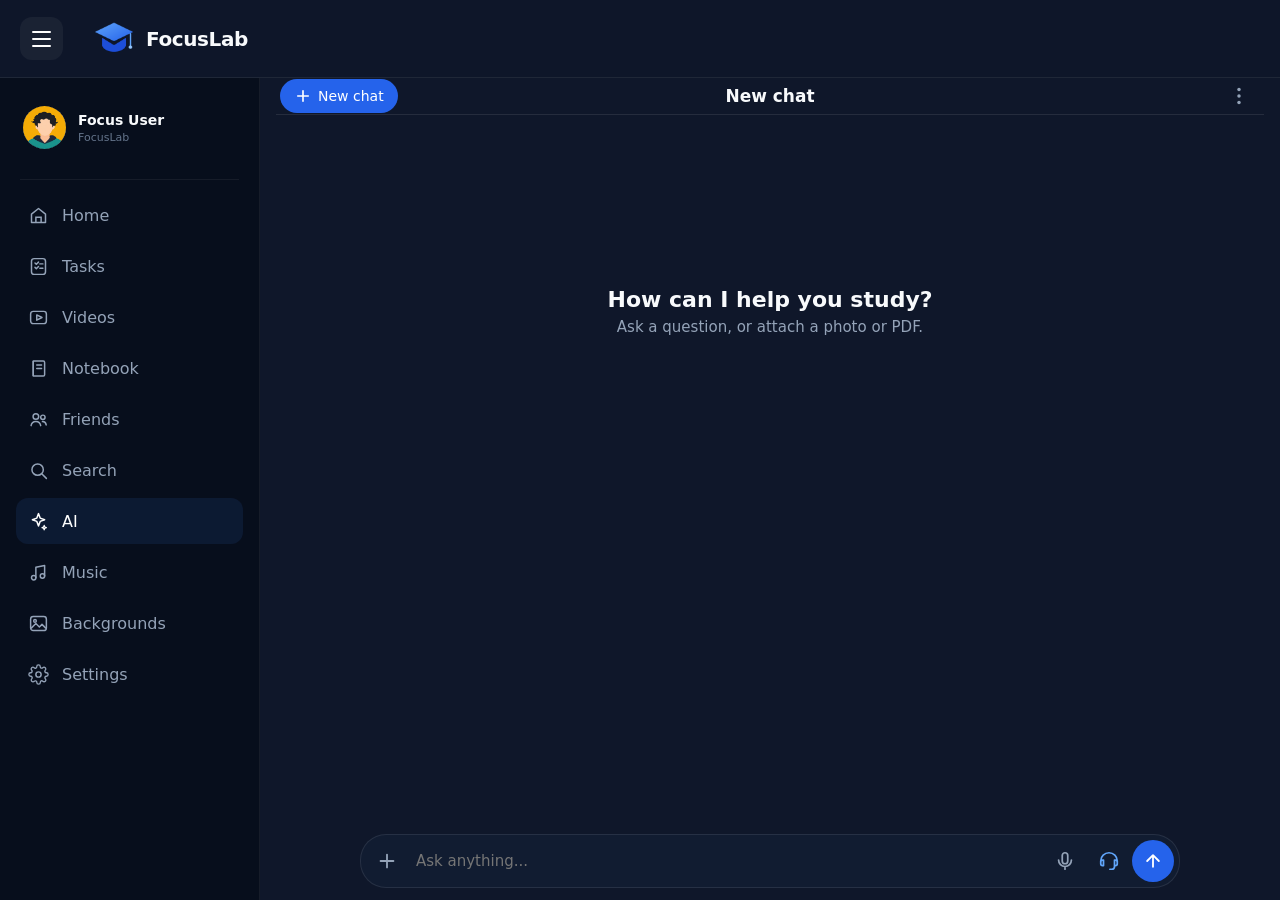
<file: pages/ai.html>
<!DOCTYPE html>
<html lang="en">
<head>
    <meta charset="UTF-8">
    <meta name="viewport" content="width=device-width, initial-scale=1.0">
    <title>AI Study Assistant • FocusLab</title>
<link rel="stylesheet" href="../style/main.css">
<link rel="icon" type="image/png" sizes="32x32" href="../images/favicon-32.png">
<link rel="shortcut icon" href="../images/favicon.ico">
<link rel="apple-touch-icon" href="../images/apple-touch-icon.png">
<link rel="manifest" href="../manifest.json">
<meta name="theme-color" content="#2563eb">
<meta name="apple-mobile-web-app-capable" content="yes">
<meta name="mobile-web-app-capable" content="yes">
<meta name="apple-mobile-web-app-title" content="FocusLab">
</head>

<body class="ai-page">

<div id="app-screen" class="tasks-app-screen">

    <header class="tasks-header">

        <button class="burger-btn" onclick="toggleSidebar()" aria-label="Open menu">
            <span></span>
            <span></span>
            <span></span>
        </button>

        <a href="../index.html" class="brand tasks-brand">
            <img class="brand-logo" src="../images/logo.png" alt="" width="44" height="38">
            <span>FocusLab</span>
        </a>

        <div class="mobile-header-nav">
            <a href="../index.html" class="mobile-nav-btn" title="Home">
                <svg viewBox="0 0 24 24" fill="none">
                    <path d="M4 10.5L12 4L20 10.5V20H4V10.5Z"
                          stroke="currentColor" stroke-width="1.7"
                          stroke-linejoin="round"/>
                    <path d="M9 20V14H15V20"
                          stroke="currentColor" stroke-width="1.7"/>
                </svg>
            </a>
            <a href="tasks.html" class="mobile-nav-btn" title="Tasks">
                <svg viewBox="0 0 24 24" fill="none">
                    <rect x="4" y="3" width="16" height="18" rx="3"
                          stroke="currentColor" stroke-width="1.7"/>
                    <path d="M8 8L9.5 9.5L12 7"
                          stroke="currentColor" stroke-width="1.7"
                          stroke-linecap="round" stroke-linejoin="round"/>
                    <path d="M13.5 9H17"
                          stroke="currentColor" stroke-width="1.7"
                          stroke-linecap="round"/>
                    <path d="M8 13L9.5 14.5L12 12"
                          stroke="currentColor" stroke-width="1.7"
                          stroke-linecap="round" stroke-linejoin="round"/>
                    <path d="M13.5 14H17"
                          stroke="currentColor" stroke-width="1.7"
                          stroke-linecap="round"/>
                </svg>
            </a>
            <a href="video.html" class="mobile-nav-btn" title="Videos">
                <svg viewBox="0 0 24 24" fill="none">
                    <rect x="3" y="5" width="18" height="14" rx="3"
                          stroke="currentColor" stroke-width="1.7"/>
                    <path d="M10 9L16 12L10 15V9Z"
                          stroke="currentColor" stroke-width="1.7"
                          stroke-linejoin="round"/>
                </svg>
            </a>
        </div>

    </header>


    <aside id="sidebar" class="sidebar">

        <div class="sidebar-user">
            <img
                id="sidebar-avatar"
                class="sidebar-avatar avatar-clickable"
                src="../images/avatars/avatar1.jpeg"
                alt="Avatar"
                onclick="openAvatarEditModal()"
                title="Change avatar"
            >

            <div>
                <strong id="sidebar-user-name">Focus User</strong>
                <span>FocusLab</span>
            </div>
        </div>

        <div class="sidebar-divider"></div>

        <nav class="sidebar-nav">

                    <a href="../index.html" class="sidebar-item">
                        <svg viewBox="0 0 24 24" fill="none"><path d="M4 10.5L12 4L20 10.5V20H4V10.5Z" stroke="currentColor" stroke-width="1.7" stroke-linejoin="round"/><path d="M9 20V14H15V20" stroke="currentColor" stroke-width="1.7"/></svg>
                        <span>Home</span>
                    </a>

                    <a href="tasks.html" class="sidebar-item">
                        <svg viewBox="0 0 24 24" fill="none"><rect x="4" y="3" width="16" height="18" rx="3" stroke="currentColor" stroke-width="1.7"/><path d="M8 8L9.5 9.5L12 7" stroke="currentColor" stroke-width="1.7" stroke-linecap="round" stroke-linejoin="round"/><path d="M13.5 9H17" stroke="currentColor" stroke-width="1.7" stroke-linecap="round"/><path d="M8 13L9.5 14.5L12 12" stroke="currentColor" stroke-width="1.7" stroke-linecap="round" stroke-linejoin="round"/><path d="M13.5 14H17" stroke="currentColor" stroke-width="1.7" stroke-linecap="round"/></svg>
                        <span>Tasks</span>
                    </a>

                    <a href="video.html" class="sidebar-item">
                        <svg viewBox="0 0 24 24" fill="none"><rect x="3" y="5" width="18" height="14" rx="3" stroke="currentColor" stroke-width="1.7"/><path d="M10 9L16 12L10 15V9Z" stroke="currentColor" stroke-width="1.7" stroke-linejoin="round"/></svg>
                        <span>Videos</span>
                    </a>

                    <a href="notebook.html" class="sidebar-item">
                        <svg viewBox="0 0 24 24" fill="none"><path d="M6 3.5H17.5C18.33 3.5 19 4.17 19 5V19C19 19.83 18.33 20.5 17.5 20.5H6V3.5Z" stroke="currentColor" stroke-width="1.7" stroke-linejoin="round"/><path d="M6 3.5V20.5" stroke="currentColor" stroke-width="1.7"/><path d="M10 8H15.5" stroke="currentColor" stroke-width="1.7" stroke-linecap="round"/><path d="M10 12H15.5" stroke="currentColor" stroke-width="1.7" stroke-linecap="round"/></svg>
                        <span>Notebook</span>
                    </a>

                    <a href="friends.html" class="sidebar-item">
                        <svg viewBox="0 0 24 24" fill="none"><circle cx="9" cy="8.5" r="3.2" stroke="currentColor" stroke-width="1.7"/><path d="M3.5 19C4 15.8 6.2 14.2 9 14.2C11.8 14.2 14 15.8 14.5 19" stroke="currentColor" stroke-width="1.7" stroke-linecap="round"/><circle cx="17" cy="9.5" r="2.5" stroke="currentColor" stroke-width="1.7"/><path d="M16.5 14.4C18.9 14.3 20.4 15.7 20.8 18.2" stroke="currentColor" stroke-width="1.7" stroke-linecap="round"/></svg>
                        <span>Friends</span>
                    </a>

                    <a href="search.html" class="sidebar-item">
                        <svg viewBox="0 0 24 24" fill="none"><circle cx="11" cy="11" r="6.5" stroke="currentColor" stroke-width="1.7"/><path d="M16 16L21 21" stroke="currentColor" stroke-width="1.7" stroke-linecap="round"/></svg>
                        <span>Search</span>
                    </a>
<a href="ai.html" class="sidebar-item active">
                        <svg viewBox="0 0 24 24" fill="none"><path d="M12 3l1.9 5.1L19 10l-5.1 1.9L12 17l-1.9-5.1L5 10l5.1-1.9L12 3Z" stroke="currentColor" stroke-width="1.7" stroke-linejoin="round"/><path d="M18.5 16.5l.7 1.8 1.8.7-1.8.7-.7 1.8-.7-1.8-1.8-.7 1.8-.7.7-1.8Z" stroke="currentColor" stroke-width="1.4" stroke-linejoin="round"/></svg>
                        <span>AI</span>
                    </a>

                    <button class="sidebar-item sidebar-button" onclick="toggleMusicPanel()">
                        <svg viewBox="0 0 24 24" fill="none"><path d="M9 18V6L19 4V16" stroke="currentColor" stroke-width="1.7" stroke-linecap="round" stroke-linejoin="round"/><circle cx="6.5" cy="18" r="2.5" stroke="currentColor" stroke-width="1.7"/><circle cx="16.5" cy="16" r="2.5" stroke="currentColor" stroke-width="1.7"/></svg>
                        <span>Music</span>
                    </button>

                    <button class="sidebar-item sidebar-button" onclick="openBackgroundModal()">
                        <svg viewBox="0 0 24 24" fill="none"><rect x="3" y="4" width="18" height="16" rx="3" stroke="currentColor" stroke-width="1.7"/><circle cx="8" cy="9" r="1.5" stroke="currentColor" stroke-width="1.7"/><path d="M4 17L9 12L13 16L16 13L20 17" stroke="currentColor" stroke-width="1.7" stroke-linecap="round" stroke-linejoin="round"/></svg>
                        <span>Backgrounds</span>
                    </button>

                    <button class="sidebar-item sidebar-button" onclick="openSettingsModal()">
                        <svg viewBox="0 0 24 24" fill="none"><circle cx="12" cy="12" r="3" stroke="currentColor" stroke-width="1.7"/><path d="M19.4 15a1.65 1.65 0 0 0 .33 1.82l.06.06a2 2 0 1 1-2.83 2.83l-.06-.06a1.65 1.65 0 0 0-1.82-.33 1.65 1.65 0 0 0-1 1.51V21a2 2 0 1 1-4 0v-.09A1.65 1.65 0 0 0 9 19.4a1.65 1.65 0 0 0-1.82.33l-.06.06a2 2 0 1 1-2.83-2.83l.06-.06A1.65 1.65 0 0 0 4.68 15a1.65 1.65 0 0 0-1.51-1H3a2 2 0 1 1 0-4h.09A1.65 1.65 0 0 0 4.6 9a1.65 1.65 0 0 0-.33-1.82l-.06-.06a2 2 0 1 1 2.83-2.83l.06.06A1.65 1.65 0 0 0 9 4.68a1.65 1.65 0 0 0 1-1.51V3a2 2 0 1 1 4 0v.09a1.65 1.65 0 0 0 1 1.51 1.65 1.65 0 0 0 1.82-.33l.06-.06a2 2 0 1 1 2.83 2.83l-.06.06A1.65 1.65 0 0 0 19.4 9a1.65 1.65 0 0 0 1.51 1H21a2 2 0 1 1 0 4h-.09a1.65 1.65 0 0 0-1.51 1z" stroke="currentColor" stroke-width="1.5" stroke-linejoin="round"/></svg>
                        <span>Settings</span>
                    </button>

                </nav>

    </aside>

    <!-- MUSIC PANEL — opens in the exact place of the sidebar, hiding it -->
    <aside id="musicSidebarPanel" class="sidebar music-sidebar-panel panel-hidden">

        <div class="music-panel-header">
            <h3>Focus Music</h3>
            <button class="music-close" onclick="closeMusicSidebarPanel()">✕</button>
        </div>

        <input
            type="file"
            id="musicFileInput"
            accept="audio/mpeg,audio/mp3,video/mp4,audio/mp4,.mp3,.mp4"
            multiple
            style="display:none"
            onchange="handleMusicFileSelected(event)"
        >

        <div id="musicListContainer" class="music-list-container"></div>

        <button class="music-stop-button" onclick="stopMusic()">Stop Music</button>

        <!-- Add Music sits last, at the end of the playlist window -->
        <button class="add-music-button" onclick="triggerAddMusic()">+ Add Music</button>

    </aside>


    <main class="tasks-main ai2-main" id="aiApp">
<div class="ai2-top">
<button type="button" class="ai2-newtop" id="aiNewTop" aria-label="New chat" title="New chat"><svg viewBox="0 0 24 24" width="18" height="18" fill="none" stroke="currentColor" stroke-width="2.2" stroke-linecap="round"><path d="M12 5v14M5 12h14"/></svg><span>New chat</span></button>
<strong id="aiTitle">New chat</strong>
<button type="button" class="ai2-ib ai2-dots" id="aiDots" aria-label="Chats" title="Chats"><svg viewBox="0 0 24 24" width="22" height="22" fill="currentColor"><circle cx="12" cy="5" r="1.9"/><circle cx="12" cy="12" r="1.9"/><circle cx="12" cy="19" r="1.9"/></svg></button></div>
<div class="ai2-msgs" id="aiMsgs"><div class="ai2-col" id="aiCol"></div></div>
<form class="ai2-barwrap" id="aiForm"><div class="ai2-col">
<div class="ai2-chips" id="aiChips"></div>
<div class="ai2-bar">
<div class="ai2-plus"><button type="button" class="ai2-ib" id="aiPlus" aria-label="Attach"><svg viewBox="0 0 24 24" width="22" height="22" fill="none" stroke="currentColor" stroke-width="2" stroke-linecap="round"><path d="M12 5v14M5 12h14"/></svg></button>
<div class="ai2-pm" id="aiPm" hidden><button type="button" data-k="cam"><svg viewBox="0 0 24 24" width="20" height="20" fill="none" stroke="currentColor" stroke-width="1.7" stroke-linecap="round" stroke-linejoin="round"><path d="M4 8.5A2.5 2.5 0 0 1 6.5 6H8l1.2-2h5.6L16 6h1.5A2.5 2.5 0 0 1 20 8.5v8a2.5 2.5 0 0 1-2.5 2.5h-11A2.5 2.5 0 0 1 4 16.5v-8Z"/><circle cx="12" cy="12.5" r="3.2"/></svg><span>Camera</span></button><button type="button" data-k="img"><svg viewBox="0 0 24 24" width="20" height="20" fill="none" stroke="currentColor" stroke-width="1.7" stroke-linecap="round" stroke-linejoin="round"><rect x="3" y="4" width="18" height="16" rx="3"/><circle cx="8" cy="9" r="1.5"/><path d="M4 17L9 12L13 16L16 13L20 17"/></svg><span>Photo</span></button><button type="button" data-k="pdf"><svg viewBox="0 0 24 24" width="20" height="20" fill="none" stroke="currentColor" stroke-width="1.7" stroke-linecap="round" stroke-linejoin="round"><path d="M7 3.5H14L19 8.5V19.5a1 1 0 0 1-1 1H7a1 1 0 0 1-1-1V4.5a1 1 0 0 1 1-1Z"/><path d="M14 3.5V8.5H19"/><path d="M9 13H16M9 16.5H14"/></svg><span>PDF / file</span></button></div></div>
<textarea id="aiInput" rows="1" placeholder="Ask anything..." aria-label="Message"></textarea>
<button type="button" class="ai2-ib" id="aiMic" aria-label="Voice"><svg viewBox="0 0 24 24" width="22" height="22" fill="none" stroke="currentColor" stroke-width="1.9" stroke-linecap="round"><rect x="9" y="3" width="6" height="12" rx="3"/><path d="M5 11a7 7 0 0 0 14 0M12 18v3"/></svg></button>
<button type="button" class="ai2-ib ai2-callbtn" id="aiCall" aria-label="Voice call" title="Voice call"><svg viewBox="0 0 24 24" width="22" height="22" fill="none" stroke="currentColor" stroke-width="1.9" stroke-linecap="round" stroke-linejoin="round"><path d="M3 12v3a2 2 0 0 0 2 2h1v-6H5a2 2 0 0 0-2 2zm0 0a9 9 0 0 1 18 0m0 0v3a2 2 0 0 1-2 2h-1v-6h1a2 2 0 0 1 2 2zM18 17v1a3 3 0 0 1-3 3h-2"/></svg></button>
<button type="submit" class="ai2-send" id="aiSend" aria-label="Send"><svg viewBox="0 0 24 24" width="20" height="20" fill="none" stroke="currentColor" stroke-width="2.2" stroke-linecap="round" stroke-linejoin="round"><path d="M12 19V5M5 12l7-7 7 7"/></svg></button>
</div></div></form>

<div class="ai2-call" id="aiCallView" hidden>
  <div class="ai2-call-langs"><button type="button" data-vl="en-US">English</button><button type="button" data-vl="ar-EG">عربي</button></div>
  <div class="ai2-orb" id="aiOrb" data-state="listening" role="button" tabindex="0" aria-label="Tap to interrupt"><i></i><i></i><b></b></div>
  <p class="ai2-call-status" id="aiCallStatus">Listening…</p>
  <p class="ai2-call-cap" id="aiCallCaption" dir="auto"></p>
  <div class="ai2-call-btns">
    <button type="button" class="ai2-cb" id="aiMute" aria-label="Mute microphone"><svg viewBox="0 0 24 24" width="26" height="26" fill="none" stroke="currentColor" stroke-width="1.9" stroke-linecap="round"><rect x="9" y="3" width="6" height="12" rx="3"/><path d="M5 11a7 7 0 0 0 14 0M12 18v3"/><path class="slash" d="M4 4l16 16"/></svg></button>
    <button type="button" class="ai2-cb end" id="aiEnd" aria-label="End call"><svg viewBox="0 0 24 24" width="28" height="28" fill="currentColor"><path d="M12 9c-3.2 0-6.2 1-8.4 2.8-.6.5-.7 1.4-.2 2l1.3 1.6c.4.5 1.1.7 1.7.4l2.5-1.2c.4-.2.7-.6.7-1.1V12c1.4-.5 2.9-.5 4.4 0v.5c0 .5.3.9.7 1.1l2.5 1.2c.6.3 1.3.1 1.7-.4l1.3-1.6c.5-.6.4-1.5-.2-2C18.2 10 15.2 9 12 9z"/></svg></button>
  </div>
</div>
<input type="file" id="aiFCam" accept="image/*" capture="environment" hidden>
<input type="file" id="aiFImg" accept="image/*" hidden>
<input type="file" id="aiFPdf" accept="application/pdf,.pdf,.txt,.doc,.docx" hidden>
<div class="ai2-scrim" id="aiScrim"></div>
<aside class="ai2-drawer" id="aiDrawer"><div class="ai2-dh"><strong>Chats</strong><button type="button" class="ai2-new" id="aiNew">+ New chat</button></div><div class="ai2-list" id="aiList"></div></aside>
</main>
<style>
.ai2-main{max-width:none!important;padding:0 16px!important;height:calc(100vh - 78px);height:calc(100dvh - 78px);display:flex;flex-direction:column;box-sizing:border-box;transition:margin-left .5s cubic-bezier(.22,1,.36,1)}
.tasks-app-screen.sidebar-collapsed .ai2-main{margin-left:0!important;margin-right:0!important}
.ai2-col{width:100%;max-width:820px;margin:0 auto}
.ai2-top{display:flex;align-items:center;justify-content:space-between;max-width:820px;width:100%;margin:6px auto 0;color:var(--f-text);padding:6px 4px}
.ai2-top strong{font-size:17px;white-space:nowrap;overflow:hidden;text-overflow:ellipsis}
.ai2-ib{background:transparent;border:0;color:var(--f-mut);width:42px;height:42px;border-radius:50%;display:grid;place-items:center;cursor:pointer;flex-shrink:0}
.ai2-ib:hover,.ai2-ib.on{background:var(--f-in);color:var(--f-text)}
.ai2-msgs{flex:1;overflow-y:auto;padding:10px 0 14px;scroll-behavior:smooth}
.ai2-row{display:flex;margin:10px 0}.ai2-row.u{justify-content:flex-end}
.ai2-b{max-width:86%;padding:11px 15px;border-radius:18px;line-height:1.65;font-size:15px;white-space:pre-wrap;word-wrap:break-word;color:var(--f-text);background:var(--f-card);border:1px solid var(--f-line)}
.ai2-row.u .ai2-b{background:#2563eb;border-color:#2563eb;color:#fff}
.ai2-row.err .ai2-b{border-color:#ef4444;color:#fca5a5}
.ai2-empty{text-align:center;color:var(--f-mut);margin-top:18vh;font-size:15px}
.ai2-empty b{display:block;color:var(--f-text);font-size:22px;margin-bottom:6px}
.ai2-dot{display:inline-block;width:7px;height:7px;margin:0 2px;border-radius:50%;background:var(--f-mut);animation:ai2d 1s infinite}.ai2-dot:nth-child(2){animation-delay:.15s}.ai2-dot:nth-child(3){animation-delay:.3s}
@keyframes ai2d{0%,80%,100%{opacity:.25}40%{opacity:1}}
.ai2-barwrap{padding:0 0 calc(12px + env(safe-area-inset-bottom,0px))}
.ai2-bar{display:flex;align-items:flex-end;gap:2px;background:var(--f-card);border:1px solid var(--f-line);border-radius:26px;padding:5px}
.ai2-bar textarea{flex:1;min-width:0;background:transparent;border:0;outline:0;resize:none;color:var(--f-text);font:inherit;font-size:15px;line-height:1.5;padding:10px 6px;max-height:140px}
.ai2-send{width:42px;height:42px;border-radius:50%;border:0;background:#2563eb;color:#fff;display:grid;place-items:center;cursor:pointer;flex-shrink:0}
.ai2-send:disabled{opacity:.5}
.ai2-plus{position:relative}
.ai2-pm{position:absolute;bottom:50px;left:0;background:var(--f-card);border:1px solid var(--f-line);border-radius:14px;padding:6px;min-width:170px;box-shadow:0 10px 30px rgba(0,0,0,.35);z-index:5}
.ai2-pm button{display:flex;align-items:center;gap:12px;width:100%;text-align:start;background:transparent;border:0;color:var(--f-text);padding:10px 12px;border-radius:9px;font:inherit;font-size:14px;cursor:pointer}
.ai2-pm button:hover{background:var(--f-in)}
.ai2-pm button svg{flex-shrink:0;color:#60a5fa}
.ai2-chips{display:flex;gap:8px;flex-wrap:wrap;margin-bottom:8px}
.ai2-chip{display:flex;align-items:center;gap:8px;background:var(--f-card);border:1px solid var(--f-line);color:var(--f-text);border-radius:12px;padding:5px 10px;font-size:13px;max-width:220px}
.ai2-chip img{width:30px;height:30px;object-fit:cover;border-radius:7px}
.ai2-chip span{overflow:hidden;text-overflow:ellipsis;white-space:nowrap}
.ai2-chip button{background:transparent;border:0;color:var(--f-mut);cursor:pointer;font-size:16px}
.ai2-scrim{position:fixed;inset:0;background:rgba(0,0,0,.45);opacity:0;pointer-events:none;transition:opacity .25s;z-index:60}
.ai2-drawer{position:fixed;top:0;right:0;bottom:0;width:min(330px,88vw);background:var(--f-card);border-left:1px solid var(--f-line);transform:translateX(105%);transition:transform .3s cubic-bezier(.22,1,.36,1);z-index:61;display:flex;flex-direction:column;color:var(--f-text)}
.ai2-open .ai2-drawer{transform:none}.ai2-open .ai2-scrim{opacity:1;pointer-events:auto}
.ai2-dh{display:flex;align-items:center;justify-content:space-between;padding:16px;border-bottom:1px solid var(--f-line)}
.ai2-new{background:#2563eb;color:#fff;border:0;border-radius:10px;padding:9px 13px;font:inherit;font-size:14px;cursor:pointer}
.ai2-list{flex:1;overflow-y:auto;padding:8px}
.ai2-it{display:flex;align-items:center;gap:6px;border-radius:11px;padding:4px 4px 4px 12px;cursor:pointer}
.ai2-it:hover,.ai2-it.cur{background:var(--f-in)}
.ai2-it span{flex:1;overflow:hidden;text-overflow:ellipsis;white-space:nowrap;font-size:14px;padding:8px 0}
.ai2-it button{background:transparent;border:0;color:var(--f-mut);width:32px;height:32px;border-radius:50%;cursor:pointer;font-size:15px}
.ai2-it button:hover{color:#ef4444}
.ai2-none{color:var(--f-mut);text-align:center;padding:24px;font-size:14px}

/* --- fixed layout: only the messages scroll; title bar, dots, New chat and input never move --- */
html:has(body.ai-page),body.ai-page{height:100%;overflow:hidden}
body.ai-page .tasks-app-screen{height:100dvh;min-height:0;overflow:hidden}
.ai2-main{height:calc(100dvh - 78px)!important;min-height:0!important;overflow:hidden!important;position:relative}
.ai2-msgs{min-height:0;overscroll-behavior:contain}
.ai2-top{flex-shrink:0;position:relative;max-width:none!important;margin:0!important;padding:8px 52px;justify-content:center!important;border-bottom:1px solid var(--f-line);z-index:5}
.ai2-top strong{max-width:50%;text-align:center}
.ai2-dots{position:absolute;right:4px;top:50%;transform:translateY(-50%)}
.ai2-newtop{position:absolute;left:4px;top:50%;transform:translateY(-50%);display:flex;align-items:center;gap:6px;background:#2563eb;color:#fff;border:0;border-radius:20px;padding:8px 14px;font:inherit;font-size:14px;cursor:pointer;z-index:6}
.ai2-newtop:hover{filter:brightness(1.1)}
@media(max-width:520px){.ai2-newtop span{display:none}.ai2-newtop{padding:9px}}
.ai2-scrim{z-index:190!important}.ai2-drawer{z-index:200!important}
.ai2-callbtn{color:#60a5fa}
/* --- voice call --- */
.ai2-call{position:fixed;inset:0;z-index:300;background:radial-gradient(ellipse at 50% 35%,#16284a,#060b18 70%);color:#fff;display:flex;flex-direction:column;align-items:center;justify-content:center;gap:18px;padding:24px;text-align:center}
.ai2-call[hidden]{display:none}
.ai2-call-langs{position:absolute;top:calc(16px + env(safe-area-inset-top,0px));display:flex;gap:6px;background:rgba(255,255,255,.08);border-radius:20px;padding:4px}
.ai2-call-langs button{background:transparent;border:0;color:#cbd5e1;padding:7px 16px;border-radius:16px;font:inherit;font-size:14px;cursor:pointer}
.ai2-call-langs button.on{background:#2563eb;color:#fff}
.ai2-orb{position:relative;width:170px;height:170px;display:grid;place-items:center;cursor:pointer;outline:0}
.ai2-orb b{width:110px;height:110px;border-radius:50%;background:radial-gradient(circle at 35% 30%,#93c5fd,#2563eb 60%,#1e3a8a);box-shadow:0 0 40px rgba(37,99,235,.6)}
.ai2-orb i{position:absolute;inset:0;border-radius:50%;border:2px solid rgba(96,165,250,.5);opacity:0}
.ai2-orb[data-state=listening] i{animation:ai2p 2s infinite}.ai2-orb[data-state=listening] i+i{animation-delay:1s}
.ai2-orb[data-state=speaking] b{animation:ai2s .7s ease-in-out infinite alternate;background:radial-gradient(circle at 35% 30%,#86efac,#16a34a 60%,#14532d);box-shadow:0 0 50px rgba(34,197,94,.6)}
.ai2-orb[data-state=thinking] b{animation:ai2t 1.2s ease-in-out infinite;background:radial-gradient(circle at 35% 30%,#fde68a,#f59e0b 60%,#78350f);box-shadow:0 0 40px rgba(245,158,11,.5)}
.ai2-orb[data-state=muted] b{background:#475569;box-shadow:none}
@keyframes ai2p{0%{transform:scale(.65);opacity:.8}100%{transform:scale(1.15);opacity:0}}
@keyframes ai2s{to{transform:scale(1.18)}}
@keyframes ai2t{50%{transform:scale(.88);opacity:.7}}
.ai2-call-status{font-size:19px;font-weight:600;margin:0}
.ai2-call-cap{min-height:56px;max-width:640px;color:#cbd5e1;font-size:16px;line-height:1.6;margin:0;max-height:22vh;overflow-y:auto}
.ai2-call-btns{display:flex;gap:22px;margin-top:6px}
.ai2-cb{width:62px;height:62px;border-radius:50%;border:0;background:rgba(255,255,255,.12);color:#fff;display:grid;place-items:center;cursor:pointer}
.ai2-cb .slash{display:none}.ai2-cb.on{background:#fff;color:#0f172a}.ai2-cb.on .slash{display:inline}
.ai2-cb.end{background:#ef4444}
</style>
<script>
(function () {
"use strict";
var STORE = "focusLab_ai_chats_v1", CUR = "focusLab_ai_current", VLANG = "focusLab_ai_voiceLang";
var SYSTEM = "You are FocusLab's AI study assistant. Answer clearly and briefly, in the same language the user writes in (match Arabic dialects). Use short paragraphs and simple lists. If an image or file is attached, use it to answer.";
var VOICE_RULES = " This is a live voice call: answer in 1 to 4 short spoken sentences, plain natural speech, no markdown, no lists, no symbols, no emojis, no code.";
var $ = function (id) { return document.getElementById(id); };
var col = $("aiCol"), msgs = $("aiMsgs"), input = $("aiInput"), sendBtn = $("aiSend"), app = $("aiApp");
var chats = [], cid = "", atts = [], busy = false, ctrl = null;
try { var a = JSON.parse(localStorage.getItem(STORE) || "[]"); chats = Array.isArray(a) ? a : []; cid = localStorage.getItem(CUR) || ""; } catch (e) {}
function save() { try { localStorage.setItem(STORE, JSON.stringify(chats.slice(-60))); localStorage.setItem(CUR, cid); } catch (e) {} }
function cur() { return chats.filter(function (c) { return c.id === cid; })[0]; }
function newChat() { var c = { id: "c" + Date.now(), title: "", messages: [], updated: Date.now() }; chats.push(c); cid = c.id; save(); return c; }
function el(t, c, x) { var n = document.createElement(t); if (c) n.className = c; if (x != null) n.textContent = x; return n; }
function down() { msgs.scrollTop = msgs.scrollHeight; }
function row(role, text) { var r = el("div", "ai2-row " + (role === "user" ? "u" : role === "err" ? "err" : "m")), b = el("div", "ai2-b", text); b.dir = "auto"; r.appendChild(b); col.appendChild(r); return b; }
function render() {
  col.innerHTML = ""; var c = cur();
  $("aiTitle").textContent = (c && c.title) || "New chat";
  if (!c || !c.messages.length) { var e = el("div", "ai2-empty"); e.innerHTML = "<b>How can I help you study?</b>Ask a question, or attach a photo or PDF."; col.appendChild(e); return; }
  c.messages.forEach(function (m) { row(m.role === "user" ? "user" : "model", m.text); }); down();
}
function list() {
  var l = $("aiList"); l.innerHTML = "";
  var s = chats.filter(function (c) { return c.messages.length; }).sort(function (a, b) { return b.updated - a.updated; });
  if (!s.length) { l.appendChild(el("div", "ai2-none", "No chats yet")); return; }
  s.forEach(function (c) {
    var it = el("div", "ai2-it" + (c.id === cid ? " cur" : "")), t = el("span", "", c.title || "Chat"), d = el("button", "", "✕"); d.title = "Delete chat";
    it.onclick = function () { cid = c.id; save(); render(); list(); drawer(false); };
    d.onclick = function (e) { e.stopPropagation(); chats = chats.filter(function (x) { return x.id !== c.id; }); if (cid === c.id) { cid = ""; newChat(); } save(); render(); list(); };
    it.appendChild(t); it.appendChild(d); l.appendChild(it);
  });
}
function drawer(on) { app.classList.toggle("ai2-open", on); }
$("aiNewTop").onclick = function () { $("aiNew").onclick(); };
$("aiDots").onclick = function () { list(); drawer(true); };
$("aiScrim").onclick = function () { drawer(false); };
$("aiNew").onclick = function () { if (callActive) return; if (ctrl) ctrl.abort(); var c = cur(); if (!c || c.messages.length) newChat(); atts = []; chips(); render(); list(); drawer(false); input.focus(); };

/* attachments */
$("aiPlus").onclick = function (e) { e.stopPropagation(); $("aiPm").hidden = !$("aiPm").hidden; };
document.addEventListener("click", function () { $("aiPm").hidden = true; });
[].forEach.call($("aiPm").querySelectorAll("button"), function (b) { b.onclick = function () { $({ cam: "aiFCam", img: "aiFImg", pdf: "aiFPdf" }[b.dataset.k]).click(); }; });
function chips() {
  var h = $("aiChips"); h.innerHTML = "";
  atts.forEach(function (a, i) {
    var c = el("div", "ai2-chip"); if (a.thumb) { var im = new Image(); im.src = a.thumb; c.appendChild(im); }
    c.appendChild(el("span", "", a.name)); var x = el("button", "", "✕"); x.type = "button"; x.onclick = function () { atts.splice(i, 1); chips(); }; c.appendChild(x); h.appendChild(c);
  });
}
function addFile(f) {
  if (!f) return;
  if (/^image\//.test(f.type)) {
    var r = new FileReader(); r.onload = function () {
      var im = new Image(); im.onload = function () {
        var k = Math.min(1, 1280 / Math.max(im.width, im.height)), cv = document.createElement("canvas"); cv.width = im.width * k; cv.height = im.height * k;
        cv.getContext("2d").drawImage(im, 0, 0, cv.width, cv.height);
        var u = cv.toDataURL("image/jpeg", .82); atts.push({ mime: "image/jpeg", data: u.split(",")[1], name: f.name || "photo", thumb: u }); chips();
      }; im.src = r.result;
    }; r.readAsDataURL(f);
  } else {
    if (f.size > 15 * 1024 * 1024) { row("err", "File is too large (max 15 MB)"); return; }
    var r2 = new FileReader(); r2.onload = function () { atts.push({ mime: f.type || "application/pdf", data: String(r2.result).split(",")[1], name: f.name }); chips(); }; r2.readAsDataURL(f);
  }
}
["aiFCam", "aiFImg", "aiFPdf"].forEach(function (id) { $(id).onchange = function () { addFile(this.files[0]); this.value = ""; }; });

/* voice -> text */
var SR = window.SpeechRecognition || window.webkitSpeechRecognition, rec = null;
$("aiMic").onclick = function () {
  if (!SR) { row("err", "Voice input isn't supported on this browser."); return; }
  if (rec) { rec.stop(); return; }
  rec = new SR(); rec.lang = (document.documentElement.lang === "ar" || document.documentElement.dir === "rtl") ? "ar-EG" : "en-US"; rec.interimResults = true;
  var base = input.value, fin = "";
  $("aiMic").classList.add("on");
  rec.onresult = function (e) { var t = ""; for (var i = 0; i < e.results.length; i++) { t += e.results[i][0].transcript; if (e.results[i].isFinal) fin = t; } input.value = (base + " " + t).trim(); size(); };
  rec.onend = function () { rec = null; $("aiMic").classList.remove("on"); if (fin) send(); };
  rec.onerror = function () {}; try { rec.start(); } catch (e) { rec = null; $("aiMic").classList.remove("on"); }
};

/* ---------- Gemini: direct POST, implemented once in main.js (FL_askGemini) ---------- */
function gemini(contents, voice, sig, onPartial) {
  if (typeof window.FL_askGemini !== "function") return Promise.reject(new Error("AI engine did not load (script/main.js)."));
  return window.FL_askGemini(contents, voice, sig, SYSTEM + (voice ? VOICE_RULES : ""), onPartial);
}
function friendly(e) {
  return /failed to fetch|network|load failed/i.test(e.message) ? "Could not reach the assistant. Check your connection." : "Could not get an answer: " + e.message;
}
function history(c) { return c.messages.slice(-20).map(function (m) { return { role: m.role === "user" ? "user" : "model", parts: [{ text: m.text }] }; }); }

function send() {
  var text = input.value.trim(); if ((!text && !atts.length) || busy || callActive) return;
  var c = cur() || newChat(), mine = atts.slice(), label = mine.length ? "Attached: " + mine.map(function (a) { return a.name; }).join(", ") + (text ? "\n" : "") : "";
  c.messages.push({ role: "user", text: label + text, ts: Date.now() }); if (!c.title) c.title = (text || mine[0].name).replace(/\s+/g, " ").slice(0, 42);
  c.updated = Date.now(); save(); input.value = ""; size(); atts = []; chips();
  if (c.messages.length === 1) col.innerHTML = ""; row("user", label + text); down();
  var contents = history(c);
  var parts = mine.map(function (a) { return { inlineData: { mimeType: a.mime, data: a.data } }; }); parts.push({ text: text || "Please look at the attached file." });
  contents[contents.length - 1] = { role: "user", parts: parts };
  var b = row("model", ""); b.innerHTML = '<span class="ai2-dot"></span><span class="ai2-dot"></span><span class="ai2-dot"></span>'; down();
  busy = true; sendBtn.disabled = true; ctrl = new AbortController();
  gemini(contents, false, ctrl.signal, function (t) { b.textContent = t; down(); }).then(function (out) {
    b.textContent = out; down();
    c.messages.push({ role: "model", text: out, ts: Date.now() }); c.updated = Date.now(); save();
  }).catch(function (e) {
    if (e.name === "AbortError") return; b.parentNode.remove(); row("err", friendly(e));
  }).then(function () { busy = false; sendBtn.disabled = false; ctrl = null; input.focus(); });
}

/* ---------- live voice call: listen -> think -> speak -> listen ---------- */
var synth = window.speechSynthesis, callActive = false, vState = "idle", crec = null, muted = false, heard = "", errStreak = 0, restartT = 0, speakId = 0;
var vlang = ""; try { vlang = localStorage.getItem(VLANG) || ""; } catch (e) {}
if (vlang !== "ar-EG" && vlang !== "en-US") { var ar = false; try { ar = localStorage.getItem("focusLab_lang") === "ar" || document.documentElement.dir === "rtl"; } catch (e) {} vlang = ar ? "ar-EG" : "en-US"; }
var LABEL = { listening: "Listening…", thinking: "Thinking…", speaking: "Speaking… (tap to interrupt)", muted: "Microphone is muted" };
function setState(s) { vState = s; $("aiOrb").setAttribute("data-state", s); $("aiCallStatus").textContent = LABEL[s] || ""; }
function caption(t) { $("aiCallCaption").textContent = t || ""; }
function paintLang() { [].forEach.call($("aiCallView").querySelectorAll("[data-vl]"), function (b) { b.classList.toggle("on", b.dataset.vl === vlang); }); }
function cleanForSpeech(t) {
  return String(t).replace(/```[\s\S]*?```/g, " ").replace(/`([^`]*)`/g, "$1").replace(/\[([^\]]+)\]\([^)]*\)/g, "$1")
    .replace(/^\s{0,3}#{1,6}\s+/gm, "").replace(/^\s*[-*+•]\s+/gm, "").replace(/(\*\*|__|\*|~~)/g, "").replace(/[#`~^|]/g, " ")
    .replace(/[\u{1F300}-\u{1FAFF}\u{2600}-\u{27BF}\u{FE0F}]/gu, "").replace(/\s*\n+\s*/g, ". ").replace(/\s{2,}/g, " ").trim();
}
function chunks(t) {
  var p = t.match(/[^.!?؟\n]+[.!?؟]*/g) || [t], out = [], c = "";
  p.forEach(function (s) { if ((c + s).length > 170 && c) { out.push(c.trim()); c = s; } else c += s; });
  if (c.trim()) out.push(c.trim()); return out;
}
function pickVoice() {
  var vs = synth ? synth.getVoices() : [], base = vlang.split("-")[0], best = null;
  vs.forEach(function (v) { if ((v.lang || "").replace("_", "-").toLowerCase() === vlang.toLowerCase()) best = best || v; });
  if (!best) vs.forEach(function (v) { if ((v.lang || "").toLowerCase().indexOf(base) === 0) best = best || v; });
  return best;
}
function speak(text, done) {
  var clean = cleanForSpeech(text);
  if (!synth || !clean) { done(); return; }
  var my = ++speakId, list = chunks(clean), i = 0, voice = pickVoice();
  synth.cancel();
  (function next() {
    if (my !== speakId || !callActive) return;
    if (i >= list.length) { done(); return; }
    var u = new SpeechSynthesisUtterance(list[i++]); u.lang = vlang; if (voice) u.voice = voice;
    u.onend = next; u.onerror = next; synth.speak(u);
  })();
}
function stopRec() { clearTimeout(restartT); if (crec) { var r = crec; crec = null; r.onresult = r.onend = r.onerror = null; try { r.abort(); } catch (e) {} } }
function listen() {
  if (!callActive) return;
  if (muted) { setState("muted"); return; }
  stopRec(); heard = ""; caption(""); setState("listening");
  var r = new SR(); crec = r; r.lang = vlang; r.continuous = false; r.interimResults = true;
  r.onresult = function (e) {
    var fin = "", tmp = "";
    for (var i = 0; i < e.results.length; i++) { if (e.results[i].isFinal) fin += e.results[i][0].transcript; else tmp += e.results[i][0].transcript; }
    if (fin) heard = fin; caption((fin || tmp).trim());
  };
  r.onerror = function (e) {
    if (crec !== r) return;
    if (e.error === "not-allowed" || e.error === "service-not-allowed") { endCall(); row("err", "Microphone permission is needed."); }
    else if (e.error === "audio-capture") { endCall(); row("err", "No microphone was found."); }
  };
  r.onend = function () {
    if (crec !== r) return; crec = null;
    if (!callActive || vState !== "listening") return;
    var said = (heard || "").trim();
    if (said) handleSpeech(said); else restartT = setTimeout(listen, 250);   /* you stopped talking -> answer */
  };
  try { r.start(); } catch (e) { restartT = setTimeout(listen, 500); }
}
function handleSpeech(text) {
  setState("thinking"); caption(text);
  var c = cur() || newChat();
  c.messages.push({ role: "user", text: text, ts: Date.now() }); if (!c.title) c.title = text.slice(0, 42); c.updated = Date.now(); save();
  var my = ++speakId, spoken = 0, q = [], playing = false, finished = false, over = false, voice = pickVoice();
  function pump() {
    if (my !== speakId || !callActive || over) return;
    if (playing) return;
    if (!q.length) { if (finished) { over = true; listen(); } return; }
    playing = true; setState("speaking");
    var u = new SpeechSynthesisUtterance(q.shift()); u.lang = vlang; if (voice) u.voice = voice;
    u.onend = u.onerror = function () { playing = false; pump(); };
    synth.speak(u);
  }
  function feed(full, last) {
    if (my !== speakId || !callActive) return;
    var clean = cleanForSpeech(full), rem = clean.slice(spoken), re = /[.!?\u061F\u2026]+(?=\s)/g, m, end = -1;
    caption(clean);
    while ((m = re.exec(rem))) end = m.index + m[0].length;
    if (end > 0) { q.push(rem.slice(0, end).trim()); spoken += end; rem = clean.slice(spoken); }
    if (last && rem.trim()) { chunks(rem.trim()).forEach(function (p) { q.push(p); }); spoken = clean.length; }
    if (synth && q.length) pump();
  }
  gemini(history(c), true, null, function (t) { feed(t, false); }).then(function (reply) {
    errStreak = 0;
    c.messages.push({ role: "model", text: reply, ts: Date.now() }); c.updated = Date.now(); save();
    if (!callActive || my !== speakId) return;
    if (!synth) { setState("speaking"); caption(cleanForSpeech(reply)); setTimeout(function () { if (callActive) listen(); }, 1500); return; }
    feed(reply, true); finished = true; pump();
  }).catch(function (e) {
    if (!callActive || my !== speakId) return;
    errStreak++; caption(friendly(e));
    if (errStreak >= 2) { endCall(); row("err", friendly(e)); return; }
    restartT = setTimeout(listen, 1800);
  });
}
function startCall() {
  if (callActive || busy) return;
  if (!SR) { row("err", "Voice calls need Chrome, Edge or Safari."); return; }
  callActive = true; muted = false; errStreak = 0; $("aiMute").classList.remove("on");
  if (!cur()) newChat();
  $("aiCallView").hidden = false; paintLang(); caption("");
  if (synth) { try { synth.speak(new SpeechSynthesisUtterance("")); synth.cancel(); } catch (e) {} }
  listen();
}
function endCall() {
  if (!callActive && $("aiCallView").hidden) return;
  callActive = false; speakId++; stopRec(); if (synth) { try { synth.cancel(); } catch (e) {} }
  $("aiCallView").hidden = true; render(); list();
}
$("aiCall").onclick = startCall;
$("aiEnd").onclick = endCall;
$("aiMute").onclick = function () {
  muted = !muted; this.classList.toggle("on", muted);
  if (muted) { stopRec(); if (vState === "listening") setState("muted"); } else if (vState === "muted" || vState === "listening") listen();
};
$("aiOrb").onclick = function () { if (callActive && vState === "speaking") { speakId++; if (synth) synth.cancel(); listen(); } };
[].forEach.call($("aiCallView").querySelectorAll("[data-vl]"), function (b) {
  b.onclick = function () { vlang = b.dataset.vl; try { localStorage.setItem(VLANG, vlang); } catch (e) {} paintLang(); if (callActive && vState === "listening") listen(); };
});
document.addEventListener("keydown", function (e) { if (e.key === "Escape" && callActive) endCall(); });
window.addEventListener("pagehide", function () { if (callActive) endCall(); });
function size() { input.style.height = "auto"; input.style.height = Math.min(input.scrollHeight, 140) + "px"; }
$("aiForm").addEventListener("submit", function (e) { e.preventDefault(); send(); });
input.addEventListener("input", size);
input.addEventListener("keydown", function (e) { if (e.key === "Enter" && !e.shiftKey && window.innerWidth > 800) { e.preventDefault(); send(); } });
if (!cur()) { var f = chats.filter(function (c) { return !c.messages.length; })[0]; if (f) cid = f.id; else newChat(); }
render();
})();
</script>


    <!-- VIDEO PLAYER — a full-viewport player (works reliably on every
         device, including mobile, without relying on the browser's
         native fullscreen permission), with native play/pause/volume
         controls, and a search box so you can pull up the task you're
         working on while you watch. -->
    <div id="videoPlayerModal" class="timer-modal-overlay-pure video-player-overlay">

        <button class="timer-pure-close-btn video-close-x" onclick="closeVideoPlayer()" aria-label="Close video">✕</button>

        <div class="video-player-box">

            <div class="video-task-search-overlay">
                <div class="video-task-search-wrapper">
                    <svg class="home-search-icon" viewBox="0 0 24 24" fill="none">
                        <circle cx="11" cy="11" r="6.5" stroke="currentColor" stroke-width="1.8"/>
                        <path d="M16 16L21 21" stroke="currentColor" stroke-width="1.8" stroke-linecap="round"/>
                    </svg>
                    <input
                        type="text"
                        id="videoTaskSearchInput"
                        placeholder="Bring up a task you're working on..."
                        autocomplete="off"
                        oninput="handleVideoTaskSearchInput(this.value)"
                    >
                    <div id="videoTaskSearchSuggestions" class="home-task-search-suggestions"></div>
                </div>
            </div>

            <div id="videoActiveTaskCard" class="video-active-task-card">
                <div class="video-task-pin-header">
                    <span>Task in progress</span>
                    <button onclick="clearVideoActiveTask()" aria-label="Dismiss task">✕</button>
                </div>
                <div id="videoActiveTaskItemHost"></div>
            </div>

            <p id="videoPlayerTitle" class="video-player-title"></p>
            <video id="videoPlayerEl" controls autoplay controlsList="nofullscreen noremoteplayback"></video>
        </div>

    </div>



    <!-- BACKGROUNDS — four built-in wallpapers plus any photos you add,
         each glowing softly from the top of the screen. The gallery
         scrolls so every background stays reachable. -->
    <div id="backgroundModal" class="modal-overlay">

        <div class="modal-box background-modal-box">

            <button class="modal-close" onclick="closeBackgroundModal()">✕</button>

            <h2>Choose Background</h2>
            <p class="modal-description">Pick a wallpaper, or add your own photos.</p>

            <div class="background-grid" id="backgroundGrid"></div>

            <input
                type="file"
                id="backgroundFileInput"
                accept="image/*"
                multiple
                style="display:none"
                onchange="handleBackgroundFileSelected(event)"
            >

            <button class="reset-background-button"
                    onclick="resetBackground()">
                Reset Background
            </button>

        </div>

    </div>

    <!-- CHANGE AVATAR — click your avatar in the header or sidebar -->
    <div id="avatarEditModal" class="modal-overlay">

        <div class="modal-box">

            <button class="modal-close" onclick="closeAvatarEditModal()">✕</button>

            <div class="modal-icon">
                <svg viewBox="0 0 24 24" fill="none">
                    <circle cx="12" cy="8" r="3.4" stroke="currentColor" stroke-width="1.7"/>
                    <path d="M5.5 19.5C6.5 16 9 14.5 12 14.5C15 14.5 17.5 16 18.5 19.5"
                          stroke="currentColor" stroke-width="1.7" stroke-linecap="round"/>
                </svg>
            </div>

            <h2>Change Avatar</h2>
            <p class="modal-description">Pick an avatar or upload your own photo.</p>

            <div class="background-grid signin-avatar-grid" id="avatarEditGrid">
                <button type="button" class="background-option" data-avatar="images/avatars/avatar1.jpeg" onclick="applyAvatarChoice(this)">
                    <img src="../images/avatars/avatar1.jpeg" alt="Avatar 1">
                </button>
                <button type="button" class="background-option" data-avatar="images/avatars/avatar2.jpeg" onclick="applyAvatarChoice(this)">
                    <img src="../images/avatars/avatar2.jpeg" alt="Avatar 2">
                </button>
                <button type="button" class="background-option" data-avatar="images/avatars/avatar3.jpeg" onclick="applyAvatarChoice(this)">
                    <img src="../images/avatars/avatar3.jpeg" alt="Avatar 3">
                </button>
                <button type="button" class="background-option" data-avatar="images/avatars/avatar4.jpeg" onclick="applyAvatarChoice(this)">
                    <img src="../images/avatars/avatar4.jpeg" alt="Avatar 4">
                </button>
                <button type="button" class="background-option avatar-add-option" id="avatarEditAddBtn" onclick="triggerAvatarEditUpload()">
                    <span class="avatar-add-icon">+</span>
                    <span class="avatar-add-label">Add</span>
                </button>
            </div>

            <input
                type="file"
                id="avatarEditFileInput"
                accept="image/*"
                style="display:none"
                onchange="handleAvatarEditFileSelected(event)"
            >

        </div>

    </div>

</div>

    <!-- SETTINGS -->
    <div id="settingsModal" class="modal-overlay">
        <div class="modal-box settings-box">
            <button class="modal-close" onclick="closeSettingsModal()">✕</button>
            <div class="modal-icon"><svg viewBox="0 0 24 24" fill="none"><circle cx="12" cy="12" r="3" stroke="currentColor" stroke-width="1.7"/><path d="M19.4 15a1.65 1.65 0 0 0 .33 1.82l.06.06a2 2 0 1 1-2.83 2.83l-.06-.06a1.65 1.65 0 0 0-1.82-.33 1.65 1.65 0 0 0-1 1.51V21a2 2 0 1 1-4 0v-.09A1.65 1.65 0 0 0 9 19.4a1.65 1.65 0 0 0-1.82.33l-.06.06a2 2 0 1 1-2.83-2.83l.06-.06A1.65 1.65 0 0 0 4.68 15a1.65 1.65 0 0 0-1.51-1H3a2 2 0 1 1 0-4h.09A1.65 1.65 0 0 0 4.6 9a1.65 1.65 0 0 0-.33-1.82l-.06-.06a2 2 0 1 1 2.83-2.83l.06.06A1.65 1.65 0 0 0 9 4.68a1.65 1.65 0 0 0 1-1.51V3a2 2 0 1 1 4 0v.09a1.65 1.65 0 0 0 1 1.51 1.65 1.65 0 0 0 1.82-.33l.06-.06a2 2 0 1 1 2.83 2.83l-.06.06A1.65 1.65 0 0 0 19.4 9a1.65 1.65 0 0 0 1.51 1H21a2 2 0 1 1 0 4h-.09a1.65 1.65 0 0 0-1.51 1z" stroke="currentColor" stroke-width="1.5" stroke-linejoin="round"/></svg></div>
            <h2>Settings</h2>
            <p class="modal-description">Sound, screen and colours.</p>

            <div class="settings-row">
                <div class="settings-text">
                    <strong>Sound</strong>
                    <span id="settingsSoundHint">Sound is on</span>
                </div>
                <button id="settingsSoundBtn" class="settings-switch on" role="switch" aria-checked="true" aria-label="Sound" onclick="toggleSiteSound()"><i></i></button>
            </div>

            <div class="settings-row">
                <div class="settings-text">
                    <strong>Full screen</strong>
                    <span id="settingsFullscreenHint">Fill the whole screen with the site</span>
                </div>
                <button id="settingsFullscreenBtn" class="settings-switch" role="switch" aria-checked="false" aria-label="Full screen" onclick="toggleSiteFullscreen()"><i></i></button>
            </div>

            <div class="settings-block">
                <strong>Appearance</strong>
                <div class="appearance-switcher">
                    <button type="button" class="appearance-option" data-theme-option="light" onclick="setSiteTheme('light')"><span class="swatch"></span>Light</button>
                    <button type="button" class="appearance-option" data-theme-option="dark" onclick="setSiteTheme('dark')"><span class="swatch"></span>Dark</button>
                    <button type="button" class="appearance-option" data-theme-option="focus" onclick="setSiteTheme('focus')"><span class="swatch"></span>FocusLab</button>
                </div>
            </div>

            <div class="settings-block">
                <strong>Language</strong>
                <div class="appearance-switcher">
                    <button type="button" class="appearance-option" data-lang-option="en" onclick="setSiteLang('en')">English</button>
                    <button type="button" class="appearance-option" data-lang-option="ar" onclick="setSiteLang('ar')">العربية</button>
                </div>
            </div>

            <button type="button" class="settings-signout" onclick="signOut()">Sign out</button>
        </div>
    </div>



<script src="../music/manifest.js"></script>
<script src="../script/main.js"></script>



</body>
</html>
</file>
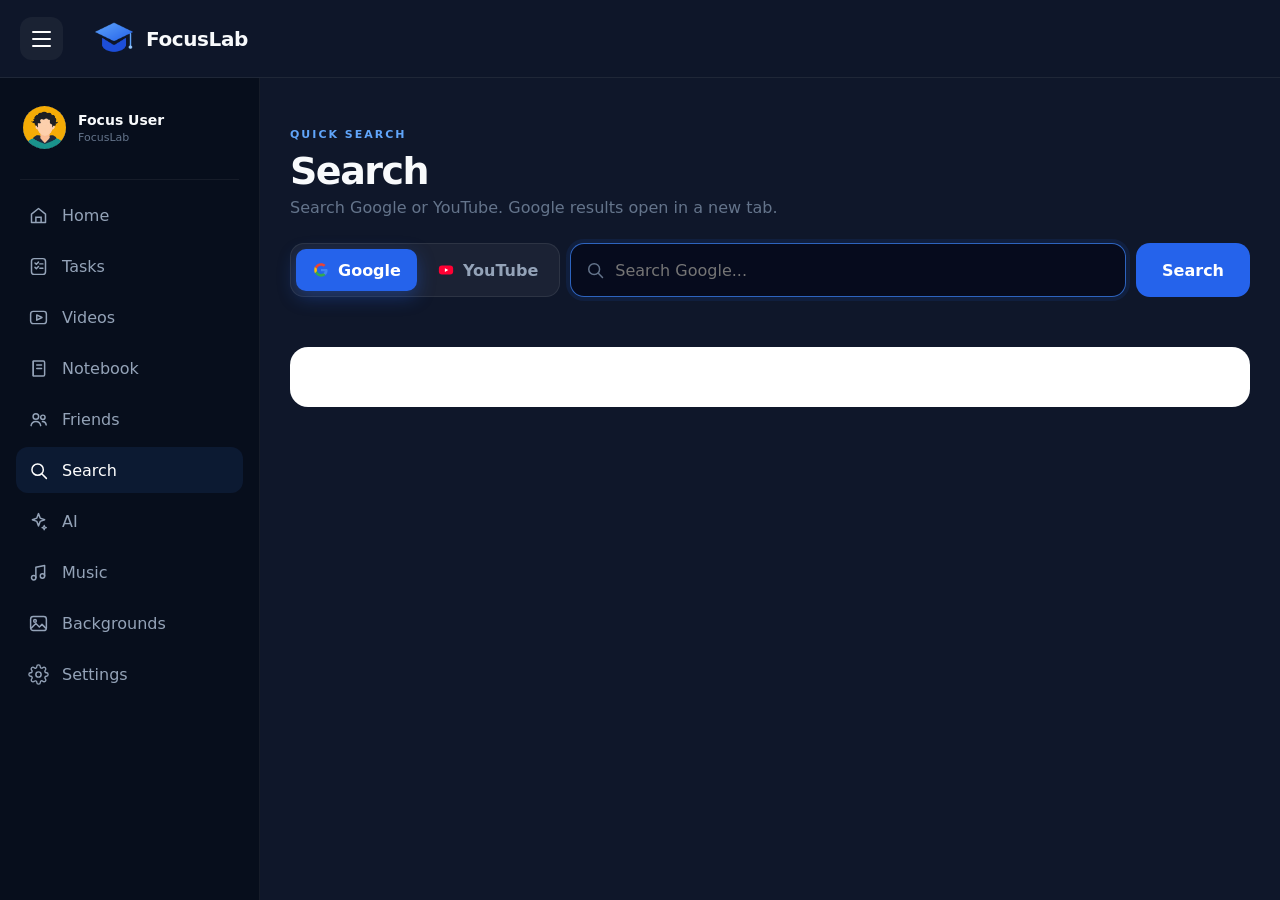
<file: pages/search.html>
<!DOCTYPE html>
<html lang="en">
<head>
    <meta charset="UTF-8">
    <meta name="viewport" content="width=device-width, initial-scale=1.0">
    <title>Search • FocusLab</title>
<link rel="stylesheet" href="../style/main.css">
<link rel="icon" type="image/png" sizes="32x32" href="../images/favicon-32.png">
<link rel="shortcut icon" href="../images/favicon.ico">
<link rel="apple-touch-icon" href="../images/apple-touch-icon.png">
<link rel="manifest" href="../manifest.json">
<meta name="theme-color" content="#2563eb">
<meta name="apple-mobile-web-app-capable" content="yes">
<meta name="mobile-web-app-capable" content="yes">
<meta name="apple-mobile-web-app-title" content="FocusLab">
</head>

<body>

<div id="app-screen" class="tasks-app-screen">

    <header class="tasks-header">

        <button class="burger-btn" onclick="toggleSidebar()" aria-label="Open menu">
            <span></span>
            <span></span>
            <span></span>
        </button>

        <a href="../index.html" class="brand tasks-brand">
            <img class="brand-logo" src="../images/logo.png" alt="" width="44" height="38">
            <span>FocusLab</span>
        </a>

        <div class="mobile-header-nav">
            <a href="../index.html" class="mobile-nav-btn" title="Home">
                <svg viewBox="0 0 24 24" fill="none">
                    <path d="M4 10.5L12 4L20 10.5V20H4V10.5Z"
                          stroke="currentColor" stroke-width="1.7"
                          stroke-linejoin="round"/>
                    <path d="M9 20V14H15V20"
                          stroke="currentColor" stroke-width="1.7"/>
                </svg>
            </a>
            <a href="tasks.html" class="mobile-nav-btn" title="Tasks">
                <svg viewBox="0 0 24 24" fill="none">
                    <rect x="4" y="3" width="16" height="18" rx="3"
                          stroke="currentColor" stroke-width="1.7"/>
                    <path d="M8 8L9.5 9.5L12 7"
                          stroke="currentColor" stroke-width="1.7"
                          stroke-linecap="round" stroke-linejoin="round"/>
                    <path d="M13.5 9H17"
                          stroke="currentColor" stroke-width="1.7"
                          stroke-linecap="round"/>
                    <path d="M8 13L9.5 14.5L12 12"
                          stroke="currentColor" stroke-width="1.7"
                          stroke-linecap="round" stroke-linejoin="round"/>
                    <path d="M13.5 14H17"
                          stroke="currentColor" stroke-width="1.7"
                          stroke-linecap="round"/>
                </svg>
            </a>
            <a href="video.html" class="mobile-nav-btn" title="Videos">
                <svg viewBox="0 0 24 24" fill="none">
                    <rect x="3" y="5" width="18" height="14" rx="3"
                          stroke="currentColor" stroke-width="1.7"/>
                    <path d="M10 9L16 12L10 15V9Z"
                          stroke="currentColor" stroke-width="1.7"
                          stroke-linejoin="round"/>
                </svg>
            </a>
        </div>

    </header>


    <aside id="sidebar" class="sidebar">

        <div class="sidebar-user">
            <img
                id="sidebar-avatar"
                class="sidebar-avatar avatar-clickable"
                src="../images/avatars/avatar1.jpeg"
                alt="Avatar"
                onclick="openAvatarEditModal()"
                title="Change avatar"
            >

            <div>
                <strong id="sidebar-user-name">Focus User</strong>
                <span>FocusLab</span>
            </div>
        </div>

        <div class="sidebar-divider"></div>

        <nav class="sidebar-nav">

                    <a href="../index.html" class="sidebar-item">
                        <svg viewBox="0 0 24 24" fill="none"><path d="M4 10.5L12 4L20 10.5V20H4V10.5Z" stroke="currentColor" stroke-width="1.7" stroke-linejoin="round"/><path d="M9 20V14H15V20" stroke="currentColor" stroke-width="1.7"/></svg>
                        <span>Home</span>
                    </a>

                    <a href="tasks.html" class="sidebar-item">
                        <svg viewBox="0 0 24 24" fill="none"><rect x="4" y="3" width="16" height="18" rx="3" stroke="currentColor" stroke-width="1.7"/><path d="M8 8L9.5 9.5L12 7" stroke="currentColor" stroke-width="1.7" stroke-linecap="round" stroke-linejoin="round"/><path d="M13.5 9H17" stroke="currentColor" stroke-width="1.7" stroke-linecap="round"/><path d="M8 13L9.5 14.5L12 12" stroke="currentColor" stroke-width="1.7" stroke-linecap="round" stroke-linejoin="round"/><path d="M13.5 14H17" stroke="currentColor" stroke-width="1.7" stroke-linecap="round"/></svg>
                        <span>Tasks</span>
                    </a>

                    <a href="video.html" class="sidebar-item">
                        <svg viewBox="0 0 24 24" fill="none"><rect x="3" y="5" width="18" height="14" rx="3" stroke="currentColor" stroke-width="1.7"/><path d="M10 9L16 12L10 15V9Z" stroke="currentColor" stroke-width="1.7" stroke-linejoin="round"/></svg>
                        <span>Videos</span>
                    </a>

                    <a href="notebook.html" class="sidebar-item">
                        <svg viewBox="0 0 24 24" fill="none"><path d="M6 3.5H17.5C18.33 3.5 19 4.17 19 5V19C19 19.83 18.33 20.5 17.5 20.5H6V3.5Z" stroke="currentColor" stroke-width="1.7" stroke-linejoin="round"/><path d="M6 3.5V20.5" stroke="currentColor" stroke-width="1.7"/><path d="M10 8H15.5" stroke="currentColor" stroke-width="1.7" stroke-linecap="round"/><path d="M10 12H15.5" stroke="currentColor" stroke-width="1.7" stroke-linecap="round"/></svg>
                        <span>Notebook</span>
                    </a>

                    <a href="friends.html" class="sidebar-item">
                        <svg viewBox="0 0 24 24" fill="none"><circle cx="9" cy="8.5" r="3.2" stroke="currentColor" stroke-width="1.7"/><path d="M3.5 19C4 15.8 6.2 14.2 9 14.2C11.8 14.2 14 15.8 14.5 19" stroke="currentColor" stroke-width="1.7" stroke-linecap="round"/><circle cx="17" cy="9.5" r="2.5" stroke="currentColor" stroke-width="1.7"/><path d="M16.5 14.4C18.9 14.3 20.4 15.7 20.8 18.2" stroke="currentColor" stroke-width="1.7" stroke-linecap="round"/></svg>
                        <span>Friends</span>
                    </a>

                    <a href="search.html" class="sidebar-item active">
                        <svg viewBox="0 0 24 24" fill="none"><circle cx="11" cy="11" r="6.5" stroke="currentColor" stroke-width="1.7"/><path d="M16 16L21 21" stroke="currentColor" stroke-width="1.7" stroke-linecap="round"/></svg>
                        <span>Search</span>
                    </a>
<a href="ai.html" class="sidebar-item">
                        <svg viewBox="0 0 24 24" fill="none"><path d="M12 3l1.9 5.1L19 10l-5.1 1.9L12 17l-1.9-5.1L5 10l5.1-1.9L12 3Z" stroke="currentColor" stroke-width="1.7" stroke-linejoin="round"/><path d="M18.5 16.5l.7 1.8 1.8.7-1.8.7-.7 1.8-.7-1.8-1.8-.7 1.8-.7.7-1.8Z" stroke="currentColor" stroke-width="1.4" stroke-linejoin="round"/></svg>
                        <span>AI</span>
                    </a>

                    <button class="sidebar-item sidebar-button" onclick="toggleMusicPanel()">
                        <svg viewBox="0 0 24 24" fill="none"><path d="M9 18V6L19 4V16" stroke="currentColor" stroke-width="1.7" stroke-linecap="round" stroke-linejoin="round"/><circle cx="6.5" cy="18" r="2.5" stroke="currentColor" stroke-width="1.7"/><circle cx="16.5" cy="16" r="2.5" stroke="currentColor" stroke-width="1.7"/></svg>
                        <span>Music</span>
                    </button>

                    <button class="sidebar-item sidebar-button" onclick="openBackgroundModal()">
                        <svg viewBox="0 0 24 24" fill="none"><rect x="3" y="4" width="18" height="16" rx="3" stroke="currentColor" stroke-width="1.7"/><circle cx="8" cy="9" r="1.5" stroke="currentColor" stroke-width="1.7"/><path d="M4 17L9 12L13 16L16 13L20 17" stroke="currentColor" stroke-width="1.7" stroke-linecap="round" stroke-linejoin="round"/></svg>
                        <span>Backgrounds</span>
                    </button>

                    <button class="sidebar-item sidebar-button" onclick="openSettingsModal()">
                        <svg viewBox="0 0 24 24" fill="none"><circle cx="12" cy="12" r="3" stroke="currentColor" stroke-width="1.7"/><path d="M19.4 15a1.65 1.65 0 0 0 .33 1.82l.06.06a2 2 0 1 1-2.83 2.83l-.06-.06a1.65 1.65 0 0 0-1.82-.33 1.65 1.65 0 0 0-1 1.51V21a2 2 0 1 1-4 0v-.09A1.65 1.65 0 0 0 9 19.4a1.65 1.65 0 0 0-1.82.33l-.06.06a2 2 0 1 1-2.83-2.83l.06-.06A1.65 1.65 0 0 0 4.68 15a1.65 1.65 0 0 0-1.51-1H3a2 2 0 1 1 0-4h.09A1.65 1.65 0 0 0 4.6 9a1.65 1.65 0 0 0-.33-1.82l-.06-.06a2 2 0 1 1 2.83-2.83l.06.06A1.65 1.65 0 0 0 9 4.68a1.65 1.65 0 0 0 1-1.51V3a2 2 0 1 1 4 0v.09a1.65 1.65 0 0 0 1 1.51 1.65 1.65 0 0 0 1.82-.33l.06-.06a2 2 0 1 1 2.83 2.83l-.06.06A1.65 1.65 0 0 0 19.4 9a1.65 1.65 0 0 0 1.51 1H21a2 2 0 1 1 0 4h-.09a1.65 1.65 0 0 0-1.51 1z" stroke="currentColor" stroke-width="1.5" stroke-linejoin="round"/></svg>
                        <span>Settings</span>
                    </button>

                </nav>

    </aside>

    <!-- MUSIC PANEL — opens in the exact place of the sidebar, hiding it -->
    <aside id="musicSidebarPanel" class="sidebar music-sidebar-panel panel-hidden">

        <div class="music-panel-header">
            <h3>Focus Music</h3>
            <button class="music-close" onclick="closeMusicSidebarPanel()">✕</button>
        </div>

        <input
            type="file"
            id="musicFileInput"
            accept="audio/mpeg,audio/mp3,video/mp4,audio/mp4,.mp3,.mp4"
            multiple
            style="display:none"
            onchange="handleMusicFileSelected(event)"
        >

        <div id="musicListContainer" class="music-list-container"></div>

        <button class="music-stop-button" onclick="stopMusic()">Stop Music</button>

        <!-- Add Music sits last, at the end of the playlist window -->
        <button class="add-music-button" onclick="triggerAddMusic()">+ Add Music</button>

    </aside>


    <main class="tasks-main sr-main">

        <div id="srList">

            <div class="tasks-heading-row">
                <div class="tasks-heading-title">
                    <span class="section-kicker">QUICK SEARCH</span>
                    <h1>Search</h1>
                    <p>Search Google or YouTube. Google results open in a new tab.</p>
                </div>
            </div>

            <form id="srForm" class="sr-bar" role="search">
                <div class="sr-engines" role="group" aria-label="Search engine">
                    <button type="button" class="sr-eng on" data-eng="google" aria-pressed="true">
                        <svg viewBox="0 0 24 24" fill="none"><path d="M20.5 12.2c0-.7-.06-1.2-.18-1.7H12v3.2h4.9c-.1.8-.7 2-1.9 2.8l-.02.1 2.8 2.2.2.02c1.8-1.7 2.9-4.1 2.9-6.6Z" fill="#4285F4"/><path d="M12 21c2.5 0 4.6-.8 6.1-2.3l-2.9-2.3c-.8.5-1.8.9-3.2.9-2.4 0-4.5-1.6-5.2-3.9l-.1.01-2.9 2.3-.04.1C5.3 18.9 8.4 21 12 21Z" fill="#34A853"/><path d="M6.8 13.4c-.2-.5-.3-1.1-.3-1.7s.1-1.2.3-1.7l-.01-.1-2.9-2.3-.1.05C3.3 8.9 3 10.4 3 12s.3 3.1.9 4.4l2.9-3Z" fill="#FBBC05"/><path d="M12 6.4c1.7 0 2.9.7 3.5 1.3l2.6-2.5C16.6 3.9 14.5 3 12 3 8.4 3 5.3 5.1 3.9 8.1l2.9 2.3C7.5 8 9.6 6.4 12 6.4Z" fill="#EA4335"/></svg>
                        Google
                    </button>
                    <button type="button" class="sr-eng" data-eng="youtube" aria-pressed="false">
                        <svg viewBox="0 0 24 24" fill="none"><rect x="2.5" y="6" width="19" height="12" rx="4" fill="#ff0033"/><path d="M10.5 9.5L15 12L10.5 14.5V9.5Z" fill="#fff"/></svg>
                        YouTube
                    </button>
                </div>

                <div class="sr-field">
                    <svg viewBox="0 0 24 24" fill="none"><circle cx="11" cy="11" r="6.5" stroke="currentColor" stroke-width="1.8"/><path d="M16 16L21 21" stroke="currentColor" stroke-width="1.8" stroke-linecap="round"/></svg>
                    <input id="srInput" class="sr-input" type="search" placeholder="Search Google..." autocomplete="off" aria-label="Search">
                </div>

                <button id="srGo" class="sr-go" type="submit">Search</button>
            </form>

            <div id="srStatus" class="sr-status" role="status" aria-live="polite"></div>
            <div id="srGoogle" class="sr-google"></div>
            <div id="srResults" class="sr-results yt" hidden></div>
            <button id="srMore" class="sr-more" type="button" hidden>Load more</button>

        </div>

        <section id="srViewer" class="sr-viewer" hidden>
            <div class="sr-vbar">
                <button id="srBack" class="sr-vbtn" type="button" aria-label="Back to FocusLab">
                    <svg viewBox="0 0 24 24" fill="none"><path d="M15 6L9 12L15 18" stroke="currentColor" stroke-width="2.2" stroke-linecap="round" stroke-linejoin="round"/></svg>
                    Back
                </button>
                <button id="srExt" class="sr-vbtn" type="button" aria-label="Open in new tab" title="Open in new tab">
                    <svg viewBox="0 0 24 24" fill="none"><path d="M14 4h6v6M20 4l-9 9M18 14v5a1 1 0 0 1-1 1H5a1 1 0 0 1-1-1V7a1 1 0 0 1 1-1h5" stroke="currentColor" stroke-width="1.9" stroke-linecap="round" stroke-linejoin="round"/></svg>
                </button>
            </div>
            <div id="srFrameWrap" class="sr-frame-wrap"></div>
            <p id="srNote" class="sr-vhint" hidden>Blank page? Some websites don't allow being shown inside other sites. Use the button at the top to open it in a new tab.</p>
        </section>

    </main>


    <!-- VIDEO PLAYER — a full-viewport player (works reliably on every
         device, including mobile, without relying on the browser's
         native fullscreen permission), with native play/pause/volume
         controls, and a search box so you can pull up the task you're
         working on while you watch. -->
    <div id="videoPlayerModal" class="timer-modal-overlay-pure video-player-overlay">

        <button class="timer-pure-close-btn video-close-x" onclick="closeVideoPlayer()" aria-label="Close video">✕</button>

        <div class="video-player-box">

            <div class="video-task-search-overlay">
                <div class="video-task-search-wrapper">
                    <svg class="home-search-icon" viewBox="0 0 24 24" fill="none">
                        <circle cx="11" cy="11" r="6.5" stroke="currentColor" stroke-width="1.8"/>
                        <path d="M16 16L21 21" stroke="currentColor" stroke-width="1.8" stroke-linecap="round"/>
                    </svg>
                    <input
                        type="text"
                        id="videoTaskSearchInput"
                        placeholder="Bring up a task you're working on..."
                        autocomplete="off"
                        oninput="handleVideoTaskSearchInput(this.value)"
                    >
                    <div id="videoTaskSearchSuggestions" class="home-task-search-suggestions"></div>
                </div>
            </div>

            <div id="videoActiveTaskCard" class="video-active-task-card">
                <div class="video-task-pin-header">
                    <span>Task in progress</span>
                    <button onclick="clearVideoActiveTask()" aria-label="Dismiss task">✕</button>
                </div>
                <div id="videoActiveTaskItemHost"></div>
            </div>

            <p id="videoPlayerTitle" class="video-player-title"></p>
            <video id="videoPlayerEl" controls autoplay controlsList="nofullscreen noremoteplayback"></video>
        </div>

    </div>



    <!-- BACKGROUNDS — four built-in wallpapers plus any photos you add,
         each glowing softly from the top of the screen. The gallery
         scrolls so every background stays reachable. -->
    <div id="backgroundModal" class="modal-overlay">

        <div class="modal-box background-modal-box">

            <button class="modal-close" onclick="closeBackgroundModal()">✕</button>

            <h2>Choose Background</h2>
            <p class="modal-description">Pick a wallpaper, or add your own photos.</p>

            <div class="background-grid" id="backgroundGrid"></div>

            <input
                type="file"
                id="backgroundFileInput"
                accept="image/*"
                multiple
                style="display:none"
                onchange="handleBackgroundFileSelected(event)"
            >

            <button class="reset-background-button"
                    onclick="resetBackground()">
                Reset Background
            </button>

        </div>

    </div>

    <!-- CHANGE AVATAR — click your avatar in the header or sidebar -->
    <div id="avatarEditModal" class="modal-overlay">

        <div class="modal-box">

            <button class="modal-close" onclick="closeAvatarEditModal()">✕</button>

            <div class="modal-icon">
                <svg viewBox="0 0 24 24" fill="none">
                    <circle cx="12" cy="8" r="3.4" stroke="currentColor" stroke-width="1.7"/>
                    <path d="M5.5 19.5C6.5 16 9 14.5 12 14.5C15 14.5 17.5 16 18.5 19.5"
                          stroke="currentColor" stroke-width="1.7" stroke-linecap="round"/>
                </svg>
            </div>

            <h2>Change Avatar</h2>
            <p class="modal-description">Pick an avatar or upload your own photo.</p>

            <div class="background-grid signin-avatar-grid" id="avatarEditGrid">
                <button type="button" class="background-option" data-avatar="images/avatars/avatar1.jpeg" onclick="applyAvatarChoice(this)">
                    <img src="../images/avatars/avatar1.jpeg" alt="Avatar 1">
                </button>
                <button type="button" class="background-option" data-avatar="images/avatars/avatar2.jpeg" onclick="applyAvatarChoice(this)">
                    <img src="../images/avatars/avatar2.jpeg" alt="Avatar 2">
                </button>
                <button type="button" class="background-option" data-avatar="images/avatars/avatar3.jpeg" onclick="applyAvatarChoice(this)">
                    <img src="../images/avatars/avatar3.jpeg" alt="Avatar 3">
                </button>
                <button type="button" class="background-option" data-avatar="images/avatars/avatar4.jpeg" onclick="applyAvatarChoice(this)">
                    <img src="../images/avatars/avatar4.jpeg" alt="Avatar 4">
                </button>
                <button type="button" class="background-option avatar-add-option" id="avatarEditAddBtn" onclick="triggerAvatarEditUpload()">
                    <span class="avatar-add-icon">+</span>
                    <span class="avatar-add-label">Add</span>
                </button>
            </div>

            <input
                type="file"
                id="avatarEditFileInput"
                accept="image/*"
                style="display:none"
                onchange="handleAvatarEditFileSelected(event)"
            >

        </div>

    </div>

</div>

    <!-- SETTINGS -->
    <div id="settingsModal" class="modal-overlay">
        <div class="modal-box settings-box">
            <button class="modal-close" onclick="closeSettingsModal()">✕</button>
            <div class="modal-icon"><svg viewBox="0 0 24 24" fill="none"><circle cx="12" cy="12" r="3" stroke="currentColor" stroke-width="1.7"/><path d="M19.4 15a1.65 1.65 0 0 0 .33 1.82l.06.06a2 2 0 1 1-2.83 2.83l-.06-.06a1.65 1.65 0 0 0-1.82-.33 1.65 1.65 0 0 0-1 1.51V21a2 2 0 1 1-4 0v-.09A1.65 1.65 0 0 0 9 19.4a1.65 1.65 0 0 0-1.82.33l-.06.06a2 2 0 1 1-2.83-2.83l.06-.06A1.65 1.65 0 0 0 4.68 15a1.65 1.65 0 0 0-1.51-1H3a2 2 0 1 1 0-4h.09A1.65 1.65 0 0 0 4.6 9a1.65 1.65 0 0 0-.33-1.82l-.06-.06a2 2 0 1 1 2.83-2.83l.06.06A1.65 1.65 0 0 0 9 4.68a1.65 1.65 0 0 0 1-1.51V3a2 2 0 1 1 4 0v.09a1.65 1.65 0 0 0 1 1.51 1.65 1.65 0 0 0 1.82-.33l.06-.06a2 2 0 1 1 2.83 2.83l-.06.06A1.65 1.65 0 0 0 19.4 9a1.65 1.65 0 0 0 1.51 1H21a2 2 0 1 1 0 4h-.09a1.65 1.65 0 0 0-1.51 1z" stroke="currentColor" stroke-width="1.5" stroke-linejoin="round"/></svg></div>
            <h2>Settings</h2>
            <p class="modal-description">Sound, screen and colours.</p>

            <div class="settings-row">
                <div class="settings-text">
                    <strong>Sound</strong>
                    <span id="settingsSoundHint">Sound is on</span>
                </div>
                <button id="settingsSoundBtn" class="settings-switch on" role="switch" aria-checked="true" aria-label="Sound" onclick="toggleSiteSound()"><i></i></button>
            </div>

            <div class="settings-row">
                <div class="settings-text">
                    <strong>Full screen</strong>
                    <span id="settingsFullscreenHint">Fill the whole screen with the site</span>
                </div>
                <button id="settingsFullscreenBtn" class="settings-switch" role="switch" aria-checked="false" aria-label="Full screen" onclick="toggleSiteFullscreen()"><i></i></button>
            </div>

            <div class="settings-block">
                <strong>Appearance</strong>
                <div class="appearance-switcher">
                    <button type="button" class="appearance-option" data-theme-option="light" onclick="setSiteTheme('light')"><span class="swatch"></span>Light</button>
                    <button type="button" class="appearance-option" data-theme-option="dark" onclick="setSiteTheme('dark')"><span class="swatch"></span>Dark</button>
                    <button type="button" class="appearance-option" data-theme-option="focus" onclick="setSiteTheme('focus')"><span class="swatch"></span>FocusLab</button>
                </div>
            </div>

            <div class="settings-block">
                <strong>Language</strong>
                <div class="appearance-switcher">
                    <button type="button" class="appearance-option" data-lang-option="en" onclick="setSiteLang('en')">English</button>
                    <button type="button" class="appearance-option" data-lang-option="ar" onclick="setSiteLang('ar')">العربية</button>
                </div>
            </div>

            <button type="button" class="settings-signout" onclick="signOut()">Sign out</button>
        </div>
    </div>



<script src="../music/manifest.js"></script>
<script src="../script/main.js"></script>



</body>
</html>
</file>
<file: style/main.css>
* {
    box-sizing: border-box;
    margin: 0;
    padding: 0;
}

html {
    scroll-behavior: smooth;
}

body {
    font-family: Inter, system-ui, -apple-system, BlinkMacSystemFont, "Segoe UI", sans-serif;
    background: #0f172a;
    color: #f8fafc;
}

button,
input,
select {
    font: inherit;
}

button {
    border: 0;
}

a {
    color: inherit;
    text-decoration: none;
}


/* =========================
   SCROLLBAR
   Themed to match the site instead of the browser's default
   grey/silver bar.
========================= */

* {
    scrollbar-width: thin;
    scrollbar-color: #1e40af rgba(255,255,255,.05);
}

::-webkit-scrollbar {
    width: 11px;
    height: 11px;
}

::-webkit-scrollbar-track {
    background: rgba(255,255,255,.05);
}

::-webkit-scrollbar-thumb {
    background: #1e40af;
    border-radius: 10px;
}

::-webkit-scrollbar-thumb:hover {
    background: #2563eb;
}


/* =========================
   HOME
========================= */

.home-page {
    min-height: 100vh;
    background:
        radial-gradient(circle at 10% 10%, rgba(59, 130, 246, .12), transparent 30%),
        radial-gradient(circle at 90% 80%, rgba(37, 99, 235, .12), transparent 30%),
        #0f172a;
}

.home-screen {
    min-height: 100vh;
    display: flex;
    flex-direction: column;
}

.home-header,
.tasks-header {
    height: 78px;
    padding: 0 34px;
    display: flex;
    align-items: center;
    gap: 30px;
    border-bottom: 1px solid rgba(255,255,255,.07);
    background: rgba(15,23,42,.88);
    backdrop-filter: blur(18px);
    position: sticky;
    top: 0;
    z-index: 100;
}

.brand {
    display: flex;
    align-items: center;
    gap: 11px;
    font-size: 20px;
    font-weight: 800;
    letter-spacing: -.4px;
}

.brand-mark {
    width: 38px;
    height: 38px;
    border-radius: 12px;
    display: grid;
    place-items: center;
    background: linear-gradient(135deg,#2563eb,#60a5fa);
    color: white;
    font-size: 13px;
    font-weight: 900;
    box-shadow: 0 8px 25px rgba(37,99,235,.28);
}

.home-nav {
    display: flex;
    align-items: center;
    gap: 8px;
    margin-left: auto;
}

.home-nav a {
    padding: 10px 15px;
    border-radius: 10px;
    color: #94a3b8;
    transition: .2s;
}

.home-nav a:hover,
.home-nav a.active {
    color: white;
    background: rgba(255,255,255,.06);
}

.home-user,
.header-avatar {
    display: flex;
    align-items: center;
    gap: 9px;
}

.home-user img,
.header-avatar img {
    width: 39px;
    height: 39px;
    border-radius: 50%;
    object-fit: cover;
    border: 2px solid rgba(96,165,250,.45);
}

.home-user span {
    color: #cbd5e1;
    font-size: 14px;
}

.home-main {
    max-width: 1120px;
    margin: auto;
    padding: 80px 25px;
    flex: 1;
    width: 100%;
}

.hero-section {
    min-height: 430px;
    display: flex;
    align-items: center;
}

.hero-small-title,
.section-kicker,
.timer-label,
.break-small-label {
    font-size: 11px;
    letter-spacing: 2px;
    font-weight: 800;
    color: #60a5fa;
}

.hero-content h1 {
    margin-top: 18px;
    font-size: clamp(48px, 7vw, 86px);
    line-height: .98;
    letter-spacing: -4px;
}

.hero-content h1 span {
    color: #60a5fa;
}

.hero-content p {
    max-width: 590px;
    color: #94a3b8;
    font-size: 17px;
    line-height: 1.7;
    margin-top: 25px;
}

.hero-buttons {
    margin-top: 30px;
}

.primary-button,
.add-task-button,
.modal-submit-button {
    display: inline-flex;
    align-items: center;
    justify-content: center;
    gap: 9px;
    padding: 13px 20px;
    border-radius: 12px;
    background: #2563eb;
    color: white;
    font-weight: 700;
    cursor: pointer;
    transition: .2s;
}

.primary-button:hover,
.add-task-button:hover,
.modal-submit-button:hover {
    background: #3b82f6;
    transform: translateY(-2px);
}

.home-search-section {
    margin-top: 30px;
    padding: 34px;
    border: 1px solid rgba(255,255,255,.07);
    border-radius: 22px;
    background: rgba(255,255,255,.025);
}

.search-heading h2 {
    font-size: 28px;
    margin-top: 7px;
}

.search-heading p {
    color: #64748b;
    margin-top: 5px;
}

.home-search-wrapper {
    position: relative;
    margin-top: 22px;
}

.home-search-icon {
    position: absolute;
    left: 17px;
    top: 50%;
    transform: translateY(-50%);
    width: 21px;
    color: #64748b;
    z-index: 2;
}

.home-search-input {
    width: 100%;
    height: 58px;
    border-radius: 14px;
    border: 1px solid rgba(255,255,255,.08);
    background: rgba(2,6,23,.65);
    color: white;
    padding: 0 18px 0 50px;
    outline: none;
    transition: .2s;
}

.home-search-input:focus {
    border-color: rgba(59,130,246,.7);
    box-shadow: 0 0 0 4px rgba(37,99,235,.08);
}

.home-task-search-suggestions {
    display: none;
    position: absolute;
    top: calc(100% + 8px);
    left: 0;
    right: 0;
    background: #111c31;
    border: 1px solid rgba(255,255,255,.09);
    border-radius: 15px;
    padding: 7px;
    z-index: 200;
    box-shadow: 0 20px 50px rgba(0,0,0,.35);
}

.home-task-search-suggestions.active {
    display: block;
}

.home-search-result {
    width: 100%;
    display: flex;
    align-items: center;
    gap: 12px;
    padding: 12px;
    border-radius: 11px;
    background: transparent;
    color: white;
    text-align: left;
    cursor: pointer;
    transition: .2s;
}

.home-search-result:hover {
    background: rgba(59,130,246,.12);
}

.home-search-result-icon {
    width: 35px;
    height: 35px;
    border-radius: 10px;
    display: grid;
    place-items: center;
    background: rgba(59,130,246,.1);
    color: #60a5fa;
}

.home-search-result-text {
    overflow: hidden;
}

.home-search-result-text strong {
    display: block;
    white-space: nowrap;
    overflow: hidden;
    text-overflow: ellipsis;
}

.home-search-result-text small {
    color: #64748b;
}

.home-cards {
    display: grid;
    grid-template-columns: repeat(3,1fr);
    gap: 18px;
    margin-top: 24px;
}

.home-card {
    padding: 23px;
    border-radius: 18px;
    background: rgba(255,255,255,.025);
    border: 1px solid rgba(255,255,255,.07);
    display: flex;
    align-items: center;
    gap: 15px;
    transition: .2s;
}

.home-card:hover {
    transform: translateY(-3px);
    border-color: rgba(96,165,250,.25);
}

.home-card-icon {
    width: 48px;
    height: 48px;
    flex-shrink: 0;
    border-radius: 14px;
    background: rgba(59,130,246,.1);
    color: #60a5fa;
    display: grid;
    place-items: center;
}

.home-card-icon svg {
    width: 25px;
    height: 25px;
}

.home-card h3 {
    font-size: 16px;
}

.home-card p {
    color: #64748b;
    font-size: 13px;
    margin-top: 3px;
}


/* =========================
   TASKS APP
========================= */

.tasks-app-screen {
    min-height: 100vh;
    background-color: #0f172a;
    background-repeat: no-repeat;
    background-size: cover;
    background-position: center;
    background-attachment: fixed;
    display: flex;
    flex-direction: column;
}

.tasks-header {
    padding-left: 20px;
}

.burger-btn {
    width: 43px;
    height: 43px;
    border-radius: 12px;
    background: rgba(255,255,255,.05);
    display: flex;
    flex-direction: column;
    justify-content: center;
    gap: 5px;
    align-items: center;
    cursor: pointer;
    color: white;
}

.burger-btn span {
    width: 19px;
    height: 2px;
    background: currentColor;
    border-radius: 5px;
}

.tasks-search {
    margin-left: auto;
    width: min(400px, 42vw);
    position: relative;
}

.tasks-search svg {
    width: 20px;
    position: absolute;
    left: 15px;
    top: 50%;
    transform: translateY(-50%);
    color: #64748b;
}

.tasks-search input {
    width: 100%;
    height: 43px;
    padding: 0 15px 0 44px;
    border: 1px solid rgba(255,255,255,.07);
    border-radius: 11px;
    background: rgba(255,255,255,.035);
    color: white;
    outline: none;
}

.tasks-search input:focus {
    border-color: rgba(96,165,250,.5);
}

.sidebar {
    width: 260px;
    position: fixed;
    left: 0;
    top: 78px;
    bottom: 0;
    z-index: 90;
    padding: 23px 16px;
    background: rgba(8,15,29,.96);
    border-right: 1px solid rgba(255,255,255,.06);
    overflow-y: auto;
    transition: .25s;
}

.sidebar.closed {
    transform: translateX(-100%);
}

.sidebar-user {
    display: flex;
    align-items: center;
    gap: 12px;
    padding: 5px 7px 18px;
}

.sidebar-avatar {
    width: 43px;
    height: 43px;
    border-radius: 50%;
    object-fit: cover;
}

.sidebar-user strong {
    display: block;
    font-size: 14px;
}

.sidebar-user span {
    display: block;
    margin-top: 3px;
    font-size: 11px;
    color: #64748b;
}

.sidebar-divider {
    height: 1px;
    background: rgba(255,255,255,.06);
    margin: 12px 4px;
}

.sidebar-nav {
    display: flex;
    flex-direction: column;
    gap: 5px;
}

.sidebar-item,
.filter-item {
    width: 100%;
    display: flex;
    align-items: center;
    gap: 13px;
    min-height: 46px;
    padding: 8px 12px;
    border-radius: 12px;
    color: #94a3b8;
    background: transparent;
    cursor: pointer;
    text-align: left;
    transition: .2s;
}

.sidebar-item svg,
.filter-icon svg {
    width: 21px;
    height: 21px;
}

.sidebar-item:hover,
.sidebar-item.active,
.filter-item:hover,
.filter-item.active {
    color: white;
    background: rgba(59,130,246,.1);
}

.sidebar-button {
    font-weight: 500;
}

.filter-title {
    color: #475569;
    font-size: 10px;
    letter-spacing: 1.7px;
    font-weight: 800;
    padding: 10px 12px;
}

.filter-item {
    min-height: 43px;
}

.filter-icon {
    width: 27px;
    height: 27px;
    display: grid;
    place-items: center;
    border-radius: 9px;
    background: rgba(255,255,255,.035);
}

.filter-item.active .filter-icon {
    background: rgba(59,130,246,.13);
    color: #60a5fa;
}

.tasks-main {
    min-height: calc(100vh - 78px);
    margin-left: 260px;
    padding: 45px 30px;
    max-width: 1120px;
    background: transparent !important;
    flex: 1;
}

.tasks-heading-row {
    display: flex;
    justify-content: space-between;
    align-items: flex-end;
    gap: 20px;
}

.tasks-heading-row h1 {
    font-size: 38px;
    letter-spacing: -1.5px;
    margin-top: 7px;
}

.tasks-heading-row p {
    color: #64748b;
    margin-top: 5px;
}

.task-actions {
    display: flex;
    gap: 9px;
}

.delete-all-button {
    display: inline-flex;
    align-items: center;
    gap: 8px;
    padding: 12px 15px;
    border-radius: 11px;
    background: rgba(239,68,68,.08);
    color: #f87171;
    border: 1px solid rgba(239,68,68,.18);
    cursor: pointer;
    font-weight: 700;
    transition: .2s;
}

.delete-all-button svg {
    width: 18px;
    height: 18px;
}

.delete-all-button:hover {
    background: #dc2626;
    color: white;
}

.add-task-button svg {
    width: 19px;
    height: 19px;
}

.tasks-list {
    display: flex;
    flex-direction: column;
    gap: 12px;
    margin-top: 28px;
}

.task-item {
    display: flex;
    align-items: center;
    gap: 15px;
    padding: 16px;
    min-height: 84px;
    border-radius: 17px;
    border: 1px solid rgba(255,255,255,.065);
    background: rgba(15,23,42,.78);
    backdrop-filter: blur(10px);
    transition: .25s;
}

.task-item:hover {
    border-color: rgba(96,165,250,.2);
    transform: translateY(-1px);
}

.task-item.completed {
    opacity: .58;
}

.task-item.completed .task-name {
    text-decoration: line-through;
}

.task-check-button {
    width: 38px;
    height: 38px;
    border-radius: 50%;
    flex-shrink: 0;
    border: 1.5px solid #475569;
    color: transparent;
    background: transparent;
    display: grid;
    place-items: center;
    cursor: pointer;
    transition: .2s;
}

.task-check-button:hover {
    border-color: #60a5fa;
}

.task-item.completed .task-check-button {
    background: #22c55e;
    border-color: #22c55e;
    color: white;
}

.task-check-button svg {
    width: 19px;
    height: 19px;
}

.task-info {
    min-width: 0;
    flex: 1;
}

.task-name {
    font-weight: 700;
    font-size: 15px;
    white-space: nowrap;
    overflow: hidden;
    text-overflow: ellipsis;
}

.task-meta {
    display: flex;
    align-items: center;
    gap: 8px;
    flex-wrap: wrap;
    margin-top: 7px;
}

.task-priority {
    padding: 4px 8px;
    border-radius: 7px;
    font-size: 10px;
    font-weight: 800;
    background: rgba(255,255,255,.05);
    color: #94a3b8;
}

.task-priority.important {
    color: #fbbf24;
    background: rgba(245,158,11,.08);
}

.task-priority.study {
    color: #a78bfa;
    background: rgba(139,92,246,.08);
}

.task-focus-label {
    color: #64748b;
    font-size: 11px;
}

.task-timer-btn {
    min-width: 84px;
    height: 39px;
    padding: 0 12px;
    border-radius: 10px;
    background: rgba(59,130,246,.08);
    border: 1px solid rgba(59,130,246,.18);
    color: #60a5fa;
    font-family: monospace;
    font-weight: 800;
    cursor: pointer;
    transition: .2s;
}

.task-timer-btn:hover {
    background: rgba(59,130,246,.15);
}

.task-timer-btn.timer-running {
    color: #93c5fd;
    border-color: rgba(96,165,250,.45);
}

.task-timer-btn.timer-finished {
    color: #f87171;
    border-color: rgba(239,68,68,.3);
    background: rgba(239,68,68,.07);
}

.task-delete-btn {
    width: 34px;
    height: 34px;
    flex-shrink: 0;
    border-radius: 50%;
    background: rgba(220,38,38,.07);
    border: 1px solid rgba(248,113,113,.25);
    color: #f87171;
    display: grid;
    place-items: center;
    cursor: pointer;
    transition: .2s;
}

.task-delete-btn:hover {
    background: #dc2626;
    color: white;
}

.task-delete-btn svg {
    width: 17px;
    height: 17px;
}


/* =========================
   EMPTY
========================= */

.empty-tasks-state {
    display: none;
    text-align: center;
    padding: 100px 20px;
}

.empty-tasks-state.active {
    display: block;
}

.empty-icon {
    width: 72px;
    height: 72px;
    margin: auto;
    border-radius: 22px;
    background: rgba(59,130,246,.08);
    color: #60a5fa;
    display: grid;
    place-items: center;
}

.empty-icon svg {
    width: 35px;
}

.empty-tasks-state h2 {
    margin-top: 18px;
}

.empty-tasks-state p {
    color: #64748b;
    margin-top: 6px;
}

.empty-tasks-state button {
    margin-top: 22px;
    padding: 11px 18px;
    border-radius: 10px;
    background: #2563eb;
    color: white;
    cursor: pointer;
}


/* =========================
   MODALS
========================= */

.modal-overlay {
    position: fixed;
    inset: 0;
    z-index: 500;
    display: none;
    align-items: center;
    justify-content: center;
    padding: 20px;
    background: rgba(0,0,0,.72);
    backdrop-filter: blur(9px);
}

.modal-overlay.active {
    display: flex;
}

.modal-box {
    width: min(470px,100%);
    max-height: 90vh;
    overflow-y: auto;
    position: relative;
    padding: 30px;
    border-radius: 22px;
    background: #111c31;
    border: 1px solid rgba(255,255,255,.08);
    box-shadow: 0 30px 80px rgba(0,0,0,.45);
}

.modal-close,
.music-close {
    position: absolute;
    top: 17px;
    right: 17px;
    width: 35px;
    height: 35px;
    border-radius: 50%;
    color: #94a3b8;
    background: rgba(255,255,255,.05);
    cursor: pointer;
}

.modal-icon {
    width: 52px;
    height: 52px;
    display: grid;
    place-items: center;
    border-radius: 15px;
    background: rgba(59,130,246,.1);
    color: #60a5fa;
}

.modal-icon svg {
    width: 25px;
}

.modal-box h2 {
    margin-top: 17px;
    font-size: 24px;
}

.modal-description {
    color: #64748b;
    margin-top: 5px;
    margin-bottom: 25px;
}

.modal-box label {
    display: block;
    font-size: 12px;
    color: #94a3b8;
    font-weight: 700;
    margin: 15px 0 7px;
}

.modal-box input,
.modal-box select {
    width: 100%;
    height: 47px;
    border: 1px solid rgba(255,255,255,.08);
    border-radius: 10px;
    background: #0b1324;
    color: white;
    outline: none;
    padding: 0 13px;
}

.modal-box input:focus,
.modal-box select:focus {
    border-color: rgba(59,130,246,.55);
}

.form-grid {
    display: grid;
    grid-template-columns: 1fr 1fr;
    gap: 12px;
}

.input-with-unit {
    position: relative;
}

.input-with-unit input {
    padding-right: 45px;
}

.input-with-unit span {
    position: absolute;
    right: 12px;
    top: 50%;
    transform: translateY(-50%);
    color: #64748b;
    font-size: 12px;
}

.modal-submit-button {
    width: 100%;
    margin-top: 24px;
}


/* =========================
   FOCUS TIMER
========================= */

.timer-modal-overlay-pure {
    position: fixed;
    inset: 0;
    z-index: 700;
    display: none;
    align-items: center;
    justify-content: center;
    background: #030712;
}

.timer-modal-overlay-pure.active {
    display: flex;
}

.timer-pure-close-btn {
    position: absolute;
    right: 30px;
    top: 25px;
    width: 48px;
    height: 48px;
    border-radius: 50%;
    background: rgba(255,255,255,.06);
    color: white;
    cursor: pointer;
    font-size: 18px;
    z-index: 20;
}

/*
 * The video player's own close button — same spot as the
 * generic .timer-pure-close-btn, but raised a bit higher so
 * the video never covers it, and drawn as a plain X (no
 * circle background) per request.
 */
.video-close-x {
    top: 14px;
    right: 22px;
    width: auto;
    height: auto;
    padding: 6px 8px;
    border-radius: 8px;
    background: transparent;
    font-size: 30px;
    font-weight: 300;
    line-height: 1;
    z-index: 30;
    transition: .2s;
}

.video-close-x:hover {
    color: #60a5fa;
    transform: scale(1.12);
}

.timer-pure-content {
    text-align: center;
    padding: 30px;
}

.timer-pure-title {
    font-size: clamp(25px,4vw,40px);
    margin-top: 14px;
    max-width: 700px;
}

.timer-pure-big-number {
    margin-top: 35px;
    font-family: monospace;
    font-size: clamp(80px,17vw,190px);
    line-height: .9;
    letter-spacing: -8px;
    font-weight: 800;
}

.timer-status-text {
    color: #64748b;
    margin-top: 25px;
}


/* =========================
   RESULT ANIMATION
========================= */

.task-result-overlay {
    position: fixed;
    inset: 0;
    z-index: 800;
    display: flex;
    align-items: center;
    justify-content: center;
    background: rgba(2,6,23,.78);
    backdrop-filter: blur(8px);
    opacity: 0;
    visibility: hidden;
    pointer-events: none;
    transition: opacity .2s;
}

.task-result-overlay.active {
    opacity: 1;
    visibility: visible;
}

.task-result-animation {
    text-align: center;
    animation: resultContainer .55s ease both;
}

.task-result-circle {
    width: 150px;
    height: 150px;
    margin: auto;
    border-radius: 50%;
    display: grid;
    place-items: center;
    animation: resultCircle .65s cubic-bezier(.17,.89,.32,1.4) both;
}

.task-result-circle svg {
    width: 82px;
    height: 82px;
}

.task-result-circle.success {
    color: #22c55e;
    background: rgba(34,197,94,.08);
    border: 5px solid #22c55e;
    box-shadow:
        0 0 0 18px rgba(34,197,94,.05),
        0 0 70px rgba(34,197,94,.25);
}

.task-result-circle.failure {
    color: #ef4444;
    background: rgba(239,68,68,.08);
    border: 5px solid #ef4444;
    box-shadow:
        0 0 0 18px rgba(239,68,68,.05),
        0 0 70px rgba(239,68,68,.22);
}

.task-result-animation h2 {
    margin-top: 28px;
    font-size: 31px;
}

.task-result-animation p {
    margin-top: 7px;
    color: #94a3b8;
}

@keyframes resultCircle {
    0% {
        transform: scale(.2);
        opacity: 0;
    }
    65% {
        transform: scale(1.12);
        opacity: 1;
    }
    100% {
        transform: scale(1);
    }
}

@keyframes resultContainer {
    from {
        transform: translateY(15px);
        opacity: 0;
    }
    to {
        transform: translateY(0);
        opacity: 1;
    }
}


/* =========================
   BREAK
========================= */

.break-overlay {
    position: fixed;
    inset: 0;
    z-index: 900;
    display: none;
    align-items: center;
    justify-content: center;
    background: #000;
}

.break-overlay.active {
    display: flex;
}

.break-skip-btn {
    position: absolute;
    right: 27px;
    top: 24px;
    width: 48px;
    height: 48px;
    border-radius: 50%;
    background: rgba(255,255,255,.08);
    color: white;
    cursor: pointer;
    font-size: 18px;
}

.break-content {
    text-align: center;
}

.break-content h1 {
    margin-top: 18px;
    font-size: clamp(42px,7vw,75px);
    letter-spacing: -2px;
}

.break-display {
    margin-top: 30px;
    font-family: monospace;
    font-size: clamp(75px,14vw,160px);
    font-weight: 800;
    letter-spacing: -7px;
}

.break-content p {
    color: #64748b;
    margin-top: 15px;
}

.break-skip-button {
    margin-top: 27px;
    padding: 12px 20px;
    border-radius: 11px;
    background: #151515;
    color: #cbd5e1;
    border: 1px solid #292929;
    cursor: pointer;
}

.break-skip-button:hover {
    background: #202020;
}


/* =========================
   BACKGROUNDS
========================= */

.background-grid {
    display: grid;
    grid-template-columns: 1fr 1fr;
    gap: 12px;
    margin-top: 20px;
    max-height: 360px;
    overflow-y: auto;
    padding-right: 4px;
}

.background-option {
    padding: 0;
    height: 130px;
    overflow: hidden;
    border-radius: 12px;
    border: 2px solid transparent;
    cursor: pointer;
    background: transparent;
    position: relative;
}

.background-option:hover {
    border-color: #60a5fa;
}

.background-option img {
    width: 100%;
    height: 100%;
    object-fit: cover;
}

.background-option.selected {
    border-color: #60a5fa;
}

/* Background theme swatches — each shows a small preview
   of the wallpaper it applies. */
.theme-option.selected {
    box-shadow: 0 0 0 3px rgba(96,165,250,.35) inset;
}

.reset-background-button {
    width: 100%;
    margin-top: 17px;
    padding: 12px;
    border-radius: 10px;
    color: #94a3b8;
    background: rgba(255,255,255,.05);
    cursor: pointer;
}


/* =========================
   MUSIC
========================= */

.music-panel {
    position: fixed;
    right: 20px;
    top: 90px;
    width: 300px;
    padding: 24px;
    border-radius: 17px;
    background: #111c31;
    border: 1px solid rgba(255,255,255,.08);
    box-shadow: 0 25px 70px rgba(0,0,0,.4);
    z-index: 450;
    display: none;
}

.music-panel.active {
    display: block;
}

.music-panel h3 {
    font-size: 20px;
}

.music-panel p {
    color: #64748b;
    font-size: 13px;
    margin-top: 4px;
    margin-bottom: 17px;
}

.music-option {
    width: 100%;
    padding: 11px;
    margin-top: 7px;
    border-radius: 9px;
    background: rgba(255,255,255,.05);
    color: #cbd5e1;
    cursor: pointer;
}


/* =========================
   SEARCH HIGHLIGHT
========================= */

.task-item.task-search-highlight {
    border-color: rgba(96,165,250,.7);
    box-shadow: 0 0 0 4px rgba(59,130,246,.08);
    animation: searchHighlight 1.2s ease 3;
}

@keyframes searchHighlight {
    0%,100% {
        transform: scale(1);
    }
    50% {
        transform: scale(1.012);
        box-shadow: 0 0 0 7px rgba(59,130,246,.08);
    }
}


/* =========================
   MOBILE
========================= */

@media (max-width: 800px) {

    .home-header,
    .tasks-header {
        padding: 0 15px;
        gap: 12px;
    }

    .home-nav {
        display: none;
    }

    .home-user span {
        display: none;
    }

    .tasks-search {
        flex: 1;
        min-width: 0;
        margin-left: 0;
    }

    .mobile-header-nav {
        display: flex;
    }

    .header-avatar {
        display: none;
    }

    .sidebar {
        transform: translateX(-100%);
        top: 78px;
    }

    .sidebar.open,
    .sidebar.active {
        transform: translateX(0);
    }

    .tasks-main {
        margin-left: 0;
        padding: 32px 16px;
    }

    .tasks-heading-row {
        align-items: flex-start;
        flex-direction: column;
    }

    .task-actions {
        width: 100%;
    }

    .task-actions button {
        flex: 1;
    }

    .home-main {
        padding: 45px 16px;
    }

    .hero-section {
        min-height: auto;
        padding: 30px 0;
    }

    .hero-content h1 {
        font-size: 52px;
        letter-spacing: -3px;
    }

    .home-cards {
        grid-template-columns: 1fr;
    }

    .task-item {
        align-items: flex-start;
        flex-wrap: wrap;
    }

    .task-info {
        width: calc(100% - 55px);
        flex: none;
    }

    .task-timer-btn {
        margin-left: 53px;
    }

    .task-delete-btn {
        margin-left: auto;
    }

    .nav-search-wrapper {
        display: none;
    }

    .site-footer {
        flex-direction: column;
        gap: 22px;
        text-align: center;
        padding: 34px 20px;
    }

    .footer-social {
        justify-content: center;
    }

    .video-grid {
        grid-template-columns: 1fr;
    }

    .video-player-box {
        padding: 12px;
    }

    .video-task-search-overlay {
        top: 12px;
        left: 12px;
        width: min(220px, 62vw);
    }

    #videoTaskSearchInput {
        height: 38px;
        font-size: 12px;
    }

    .video-active-task-card {
        top: 12px;
        width: calc(100vw - 24px);
    }

    .video-task-pin-header {
        font-size: 10px;
        padding: 8px 10px;
    }

    #videoActiveTaskItemHost .task-item {
        padding: 10px;
        flex-wrap: wrap;
    }

    #videoActiveTaskItemHost .task-timer-btn,
    #videoActiveTaskItemHost .task-timer-toggle-btn {
        display: none;
    }

    .timer-pure-close-btn {
        right: 12px;
        top: 12px;
        width: 40px;
        height: 40px;
    }

    .video-close-x {
        right: 12px;
        top: 8px;
        font-size: 26px;
    }
}

@media (max-width: 500px) {

    .brand span {
        display: none;
    }

    .form-grid {
        grid-template-columns: 1fr;
    }

    .modal-box {
        padding: 23px;
    }

    .background-grid {
        grid-template-columns: 1fr;
    }

    .task-actions {
        flex-direction: column;
    }

    .task-timer-btn {
        width: 100%;
        margin-left: 0;
    }
}


/* =========================================================
   NEW ADDITIONS BELOW — nothing above this line was changed.
========================================================= */


/* =========================
   SIGN IN PAGE
========================= */

html.is-guest .home-screen {
    display: flex;
    align-items: center;
    justify-content: center;
    padding: 40px 16px;
}

/* Sign-in and home now live in the same file (index.html);
   only one of the two is shown at a time, decided by whether
   the person is signed in. Set as early as possible (inline,
   in <head>) so there is no flash of the wrong view. */
html.is-guest #homeAppView {
    display: none;
}

html.is-signed-in #signinView {
    display: none;
}

.signin-box {
    width: min(480px, 100%);
}

.signin-logo-row {
    display: flex;
    align-items: center;
    gap: 11px;
    margin-bottom: 6px;
}

.signin-logo-row span {
    font-size: 20px;
    font-weight: 800;
    letter-spacing: -.4px;
}

.signin-avatar-grid.background-grid .background-option {
    border-radius: 50%;
    aspect-ratio: 1 / 1;
    width: 64px;
    height: auto;
    max-width: 64px;
    outline: none;
    -webkit-tap-highlight-color: transparent;
}

.signin-avatar-grid.background-grid .background-option:focus,
.signin-avatar-grid.background-grid .background-option:focus-visible {
    outline: none;
    box-shadow: none;
}

.signin-avatar-grid.background-grid .background-option img {
    border: none;
    outline: none;
    display: block;
}

.signin-avatar-grid.background-grid {
    grid-template-columns: repeat(auto-fit, 64px);
    justify-content: center;
    gap: 14px;
}

.signin-error {
    display: none;
    color: #f87171;
    font-size: 12px;
    margin-top: 10px;
}

.signin-error.active {
    display: block;
}

/* Hidden helper used to toggle the sign-in box vs. the home content
   now that both live together in one file (index.html). */
.view-hidden {
    display: none !important;
}


/* =========================
   HOME HEADER SEARCH BAR
========================= */

.nav-search-wrapper {
    position: relative;
    width: min(220px, 30vw);
    margin-left: 14px;
}

/*
 * Compact Home / Tasks / Videos icon buttons shown only in the
 * header on mobile (where the sidebar and its links are tucked
 * behind the burger menu). Hidden on desktop — see .home-nav
 * and the sidebar for the equivalent desktop navigation.
 */
.mobile-header-nav {
    display: none;
    align-items: center;
    gap: 6px;
    margin-left: auto;
}

.mobile-nav-btn {
    width: 36px;
    height: 36px;
    flex-shrink: 0;
    border-radius: 10px;
    display: grid;
    place-items: center;
    color: #94a3b8;
    background: rgba(255,255,255,.05);
    transition: .2s;
}

.mobile-nav-btn svg {
    width: 19px;
    height: 19px;
}

.mobile-nav-btn:hover,
.mobile-nav-btn.active {
    color: white;
    background: rgba(59,130,246,.15);
}

.nav-search-wrapper .nav-search-icon {
    left: 12px;
    width: 17px;
}

.nav-search-input {
    width: 100%;
    height: 40px;
    padding: 0 14px 0 36px;
    border-radius: 10px;
    border: 1px solid rgba(255,255,255,.08);
    background: rgba(2,6,23,.65);
    color: white;
    outline: none;
    transition: .2s;
}

.nav-search-input:focus {
    border-color: rgba(59,130,246,.7);
    box-shadow: 0 0 0 4px rgba(37,99,235,.08);
}


/* =========================
   MUSIC SIDEBAR PANEL
========================= */

.sidebar.panel-hidden {
    display: none;
}

.music-sidebar-panel {
    display: flex;
    flex-direction: column;
    gap: 10px;
}

.music-panel-header {
    display: flex;
    align-items: center;
    justify-content: space-between;
    padding-right: 40px;
}

.music-panel-header h3 {
    font-size: 18px;
}

.music-panel-desc {
    color: #64748b;
    font-size: 13px;
}

.music-hint {
    color: #475569;
    font-size: 11px;
    margin-top: -4px;
}

.add-music-button {
    padding: 11px;
    border-radius: 10px;
    background: rgba(59,130,246,.1);
    border: 1px solid rgba(59,130,246,.25);
    color: #60a5fa;
    font-weight: 700;
    cursor: pointer;
    transition: .2s;
}

.add-music-button:hover {
    background: rgba(59,130,246,.18);
}

.music-list-container {
    display: flex;
    flex-direction: column;
    gap: 8px;
    flex: 1;
    min-height: 0;
    overflow-y: auto;
}

.music-empty-text {
    color: #64748b;
    font-size: 13px;
}

.music-list-item {
    display: flex;
    align-items: center;
    gap: 9px;
    padding: 8px;
    border-radius: 10px;
    background: rgba(255,255,255,.035);
}

/* Simple, beautiful round play / pause control:
   a circle holding either a triangle (play) or two bars (pause). */
.music-item-play-btn {
    width: 34px;
    height: 34px;
    flex-shrink: 0;
    border-radius: 50%;
    background: linear-gradient(135deg,#2563eb,#60a5fa);
    color: white;
    display: grid;
    place-items: center;
    cursor: pointer;
    box-shadow: 0 6px 16px rgba(37,99,235,.35);
    transition: .2s;
}

.music-item-play-btn:hover {
    transform: scale(1.06);
    box-shadow: 0 8px 20px rgba(37,99,235,.45);
}

.music-item-play-btn svg {
    width: 13px;
    height: 13px;
}

.music-item-name {
    flex: 1;
    min-width: 0;
    font-size: 13px;
    white-space: nowrap;
    overflow: hidden;
    text-overflow: ellipsis;
}

.music-item-permanent-badge {
    flex-shrink: 0;
    padding: 3px 7px;
    border-radius: 6px;
    font-size: 9px;
    font-weight: 800;
    letter-spacing: .3px;
    text-transform: uppercase;
    color: #60a5fa;
    background: rgba(59,130,246,.1);
}

.music-item-delete-btn {
    width: 26px;
    height: 26px;
    flex-shrink: 0;
    border-radius: 50%;
    background: rgba(220,38,38,.08);
    color: #f87171;
    cursor: pointer;
    font-size: 12px;
}

.music-stop-button {
    padding: 11px;
    border-radius: 10px;
    background: rgba(239,68,68,.08);
    border: 1px solid rgba(239,68,68,.18);
    color: #f87171;
    font-weight: 700;
    cursor: pointer;
}

.music-stop-button:hover {
    background: #dc2626;
    color: white;
}


/* =========================
   TASK TIMER PLAY/PAUSE BUTTON
========================= */

.task-timer-toggle-btn {
    width: 38px;
    height: 38px;
    flex-shrink: 0;
    border-radius: 50%;
    background: rgba(59,130,246,.08);
    border: 1px solid rgba(59,130,246,.18);
    color: #60a5fa;
    display: grid;
    place-items: center;
    cursor: pointer;
    transition: .2s;
}

.task-timer-toggle-btn:hover {
    background: rgba(59,130,246,.15);
}

.task-timer-toggle-btn svg {
    width: 16px;
    height: 16px;
}


/* =========================
   SITE FOOTER
========================= */

.site-footer {
    margin-top: auto;
    border-top: 1px solid rgba(255,255,255,.07);
    background: rgba(8,15,29,.85);
    backdrop-filter: blur(14px);
    padding: 30px 34px;
    display: flex;
    align-items: center;
    justify-content: space-between;
    gap: 20px;
    flex-wrap: wrap;
}

.footer-brand {
    display: flex;
    align-items: center;
    gap: 10px;
}

.footer-brand-mark {
    width: 30px;
    height: 30px;
    border-radius: 9px;
    display: grid;
    place-items: center;
    background: linear-gradient(135deg,#2563eb,#60a5fa);
    color: white;
    font-size: 11px;
    font-weight: 900;
}

.footer-brand-text {
    font-weight: 800;
    font-size: 14px;
}

.verified-badge {
    display: inline-flex;
    align-items: center;
    justify-content: center;
    width: 18px;
    height: 18px;
    border-radius: 50%;
    background: rgba(96,165,250,.14);
    color: #60a5fa;
    font-size: 12px;
    font-weight: 300;
    font-family: Georgia, "Times New Roman", serif;
    flex-shrink: 0;
}

.footer-credit {
    display: flex;
    align-items: center;
    gap: 7px;
    color: #94a3b8;
    font-size: 13px;
    text-align: center;
}

.footer-credit strong {
    color: #e2e8f0;
    font-weight: 700;
}

.footer-social {
    display: flex;
    align-items: center;
    gap: 10px;
}

.footer-social a {
    width: 38px;
    height: 38px;
    border-radius: 50%;
    display: grid;
    place-items: center;
    background: rgba(255,255,255,.05);
    color: #94a3b8;
    transition: .2s;
}

.footer-social a svg {
    width: 17px;
    height: 17px;
}

.footer-social a:hover {
    color: white;
    background: #2563eb;
    transform: translateY(-2px);
}

/* On the tasks page the sidebar is fixed at the left edge,
   so give the footer the same left offset used by the main
   content to avoid the sidebar covering part of it. */
.tasks-app-screen .site-footer {
    margin-left: 260px;
}

@media (max-width: 800px) {
    .tasks-app-screen .site-footer {
        margin-left: 0;
    }
}


/* =========================
   CLICKABLE AVATARS
   Click your avatar (header or sidebar) to change it.
========================= */

.avatar-clickable {
    cursor: pointer;
    transition: .2s;
}

.avatar-clickable:hover {
    filter: brightness(1.15);
    transform: scale(1.05);
}


/* =========================
   "ADD YOUR OWN" TILES
   Used for uploading a custom avatar photo and for uploading
   custom background photos.
========================= */

.avatar-add-option,
.bg-add-option {
    display: flex;
    flex-direction: column;
    align-items: center;
    justify-content: center;
    gap: 4px;
    background: rgba(255,255,255,.035);
    border: 2px dashed rgba(96,165,250,.4);
    color: #60a5fa;
}

.avatar-add-option:hover,
.bg-add-option:hover {
    background: rgba(59,130,246,.1);
    border-color: rgba(96,165,250,.7);
}

.avatar-add-option img {
    width: 100%;
    height: 100%;
    object-fit: cover;
    border-radius: 50%;
}

.avatar-add-icon {
    font-size: 22px;
    font-weight: 800;
    line-height: 1;
}

.avatar-add-label {
    font-size: 11px;
    font-weight: 700;
    letter-spacing: .3px;
}

/* The avatar circles are small (64px) — shrink the "Add" tile's
   icon/label to match, so they don't overflow the circle. */
.signin-avatar-grid.background-grid .avatar-add-icon {
    font-size: 15px;
}

.signin-avatar-grid.background-grid .avatar-add-label {
    font-size: 7px;
}


/* =========================
   CUSTOM BACKGROUND GALLERY
   Each uploaded photo gets a small delete button of its own.
========================= */

.background-option-wrapper {
    position: relative;
}

.background-option-wrapper .background-option {
    width: 100%;
    height: 100%;
}

.bg-delete-btn {
    position: absolute;
    top: 6px;
    right: 6px;
    width: 24px;
    height: 24px;
    border-radius: 50%;
    background: rgba(220,38,38,.85);
    color: white;
    font-size: 11px;
    display: grid;
    place-items: center;
    cursor: pointer;
    z-index: 2;
    transition: .2s;
}

.bg-delete-btn:hover {
    background: #dc2626;
}


/* =========================
   VIDEOS PAGE
   Cards are deliberately large and laid out on a strict
   grid — a fixed minimum width per column, a consistent
   16:9 thumbnail, so the library always looks tidy no
   matter how many videos are listed.
========================= */

.video-grid {
    display: grid;
    grid-template-columns: repeat(auto-fill, minmax(320px, 1fr));
    gap: 24px;
    margin-top: 24px;
}

.video-card {
    display: flex;
    flex-direction: column;
    border-radius: 18px;
    overflow: hidden;
    border: 1px solid rgba(255,255,255,.07);
    background: rgba(255,255,255,.025);
    transition: .2s;
}

.video-card:hover {
    border-color: rgba(96,165,250,.3);
    transform: translateY(-3px);
    box-shadow: 0 14px 34px rgba(0,0,0,.3);
}

.video-card-thumb {
    position: relative;
    width: 100%;
    aspect-ratio: 16 / 9;
    padding: 0;
    border: 0;
    background: #0b1324;
    cursor: pointer;
    overflow: hidden;
}

.video-card-thumb img {
    width: 100%;
    height: 100%;
    object-fit: cover;
    pointer-events: none;
}

.video-card-play-badge {
    position: absolute;
    inset: 0;
    display: grid;
    place-items: center;
    color: white;
    background: rgba(15,23,42,.25);
    transition: .2s;
}

.video-card-play-badge svg {
    width: 56px;
    height: 56px;
    filter: drop-shadow(0 4px 10px rgba(0,0,0,.4));
}

.video-card-thumb:hover .video-card-play-badge {
    background: rgba(15,23,42,.45);
}

.video-card-thumb:hover .video-card-play-badge svg {
    transform: scale(1.08);
}

.video-card-info {
    display: flex;
    align-items: center;
    gap: 8px;
    padding: 16px 18px;
}

.video-card-name {
    flex: 1;
    min-width: 0;
    font-size: 15px;
    font-weight: 700;
    white-space: nowrap;
    overflow: hidden;
    text-overflow: ellipsis;
}

/* --- Full-viewport video player ---
   Normally this is just a fixed, edge-to-edge overlay (not the
   browser's native Fullscreen API) — reliable on every device,
   including mobile, no permission prompts. When the person taps
   OUR OWN full-screen button, .video-player-box itself goes
   properly full-screen via the Fullscreen API. Doing it that way
   (rather than fullscreening the YouTube iframe, whose own
   full-screen button is turned off) means the task card comes
   along for the ride, since it lives inside this same box. */

.video-player-overlay .video-player-box {
    position: relative;
    width: 100vw;
    height: 100vh;
    display: flex;
    flex-direction: column;
    align-items: center;
    justify-content: center;
    padding: 16px;
}

.video-player-overlay .video-player-box:fullscreen {
    width: 100vw;
    height: 100vh;
    background: #030712;
}

/* The search bar behaves like any normal full-screen video
   control and hides once full-screen starts. The task card
   (#videoActiveTaskCard) is deliberately NOT touched here, so
   it keeps showing the whole time. */
.video-player-box:fullscreen .video-task-search-overlay {
    display: none;
}

.video-player-title {
    color: #94a3b8;
    font-size: 14px;
    font-weight: 700;
    margin-bottom: 10px;
    text-align: center;
}

#videoPlayerEl,
#videoPlayerEl iframe {
    width: 100%;
    height: 100%;
    display: block;
    border: 0;
}

.youtube-frame-wrapper {
    width: min(1100px, 92vw, calc((100vh - 90px) * 16 / 9));
    max-height: calc(100vh - 90px);
    aspect-ratio: 16 / 9;
    border-radius: 14px;
    overflow: hidden;
    background: black;
}

.video-player-box:fullscreen .youtube-frame-wrapper {
    width: min(100vw, calc(100vh * 16 / 9));
    max-height: 100vh;
    border-radius: 0;
}

/* Our full-screen toggle — the close button (✕) lives outside
   .video-player-box, so like the search bar it naturally
   disappears once this box goes full-screen; this button is
   the only way in or out of full-screen at that point (besides
   Esc), so it always stays visible. */
.video-fullscreen-btn {
    position: absolute;
    bottom: 20px;
    right: 20px;
    z-index: 15;
    width: 42px;
    height: 42px;
    border-radius: 50%;
    background: rgba(8,15,29,.7);
    backdrop-filter: blur(8px);
    color: white;
    display: grid;
    place-items: center;
    cursor: pointer;
    transition: .2s;
}

.video-fullscreen-btn:hover {
    background: rgba(37,99,235,.7);
}

.video-fullscreen-btn svg {
    width: 19px;
    height: 19px;
}

/* --- "Bring your task into the video" overlay ---
   Positioned relative to .video-player-box, so both sit
   precisely inside the video's own viewing area. */

.video-task-search-overlay {
    position: absolute;
    top: 24px;
    left: 24px;
    z-index: 10;
    width: min(300px, 80vw);
}

.video-task-search-wrapper {
    position: relative;
}

.video-task-search-wrapper .home-search-icon {
    left: 14px;
    width: 17px;
    color: #64748b;
}

#videoTaskSearchInput {
    width: 100%;
    height: 44px;
    padding: 0 14px 0 40px;
    border-radius: 11px;
    border: 1px solid rgba(255,255,255,.1);
    background: rgba(8,15,29,.55);
    backdrop-filter: blur(10px);
    color: white;
    outline: none;
    font-size: 13px;
}

#videoTaskSearchInput:focus {
    border-color: rgba(59,130,246,.6);
    background: rgba(8,15,29,.85);
}

.video-task-search-wrapper .home-task-search-suggestions {
    background: #111c31;
}

/* The pinned task card hosts the exact same .task-item markup
   used on the Tasks page — wide, centered at the top of the
   video, and see-through enough to stay out of the way while
   the video plays underneath it. */
.video-active-task-card {
    display: none;
    flex-direction: column;
    gap: 0;
    position: absolute;
    top: 24px;
    left: 50%;
    transform: translateX(-50%);
    z-index: 10;
    width: min(760px, 92vw);
    border-radius: 14px;
    background: rgba(8,15,29,.5);
    border: 1px solid rgba(96,165,250,.25);
    backdrop-filter: blur(14px);
    overflow: hidden;
    box-shadow: 0 20px 45px rgba(0,0,0,.35);
}

.video-active-task-card.active {
    display: flex;
}

.video-task-pin-header {
    display: flex;
    align-items: center;
    justify-content: space-between;
    padding: 10px 14px;
    font-size: 11px;
    font-weight: 800;
    letter-spacing: .5px;
    text-transform: uppercase;
    color: #60a5fa;
    border-bottom: 1px solid rgba(255,255,255,.06);
}

.video-task-pin-header button {
    width: 22px;
    height: 22px;
    border-radius: 50%;
    background: rgba(255,255,255,.08);
    color: #94a3b8;
    font-size: 11px;
    cursor: pointer;
}

.video-task-pin-header button:hover {
    background: rgba(255,255,255,.16);
    color: white;
}

/* The task-item itself needs a transparent background here
   (it already has one on the Tasks page) plus a touch less
   padding so it fits neatly in the floating card. */
#videoActiveTaskItemHost .task-item {
    border: none;
    border-radius: 0;
    background: transparent;
}

#videoActiveTaskItemHost .task-item:hover {
    transform: none;
}


/* =========================
   SIDEBAR COLLAPSE
   Desktop only. When the burger button closes the sidebar
   (#sidebar gets ".closed"), #app-screen also gets
   ".sidebar-collapsed" (used on both the Tasks page and the
   Videos page — same markup class, same animation on both):
     - the heading title (kicker + h1 + count, on Tasks; kicker
       + h1 on Videos) stretches left into the space the sidebar
       just vacated, all the way to the edge of the screen
     - on the Videos page, the video grid moves along with the
       title, all the way to the edge — it does not stay put and
       does not center
     - on the Tasks page, the Delete All / Add Task buttons stay
       exactly where they are
     - on the Tasks page, the task list re-centers itself in the
       middle of the full screen width (equal empty space on
       left and right), independently of the buttons above it
     - the footer expands to the full width of the screen
   Re-opening the sidebar reverses the same transitions back to
   normal. All of these share one slower, smoother easing curve
   (an "ease-out" glide) instead of a fast linear snap.
========================= */

.tasks-heading-title,
.video-grid,
.tasks-app-screen .site-footer,
.tasks-list {
    transition-duration: .5s;
    transition-timing-function: cubic-bezier(.22,1,.36,1);
}

.tasks-app-screen .site-footer {
    transition-property: margin-left;
}

.tasks-heading-title {
    transition-property: margin-left;
}

.video-grid {
    transition-property: margin-left;
}

.tasks-list {
    position: relative;
    transition-property: left;
}

.tasks-app-screen.sidebar-collapsed .tasks-heading-title,
.tasks-app-screen.sidebar-collapsed .video-grid {
    margin-left: -260px;
}

.tasks-app-screen.sidebar-collapsed .site-footer {
    margin-left: 0;
}

/*
 * The task list sits at a fixed offset (sidebar width 260px +
 * tasks-main's own 30px padding = 290px from the left) and is
 * capped at 1060px wide (tasks-main's 1120px max-width minus
 * its 30px padding on each side). "50vw - 820px" re-centers
 * that 1060px-wide block in the full viewport width regardless
 * of the fixed 290px offset it normally sits at.
 */
.tasks-app-screen.sidebar-collapsed .tasks-list {
    /* Centre the list in the full screen width. It also works on phones
       turned sideways (landscape), where the old fixed "50vw - 820px"
       pushed half of every task off the left edge of the screen. */
    width: min(1060px, calc(100vw - 60px));
    left: calc((100vw - min(1060px, calc(100vw - 60px))) / 2 - 290px);
}


/* =========================================================
   SETTINGS WINDOW  (gear button → sound, full screen,
   colour mode, sign out)
========================================================= */

.settings-box { width: min(440px, 100%); }

.settings-row {
    display: flex;
    align-items: center;
    justify-content: space-between;
    gap: 14px;
    padding: 15px 4px;
    border-bottom: 1px solid rgba(255,255,255,.07);
}

.settings-text {
    display: flex;
    flex-direction: column;
    gap: 3px;
    text-align: left;
}

.settings-text strong { font-size: 15px; }
.settings-text span   { font-size: 12.5px; color: #64748b; }

.settings-switch {
    position: relative;
    width: 50px;
    height: 29px;
    flex: none;
    border-radius: 99px;
    background: #334155;
    cursor: pointer;
    transition: background .2s;
}

.settings-switch i {
    position: absolute;
    top: 3px;
    left: 3px;
    width: 23px;
    height: 23px;
    border-radius: 50%;
    background: #fff;
    box-shadow: 0 2px 6px rgba(0,0,0,.3);
    transition: left .2s;
}

.settings-switch.on { background: #2563eb; }
.settings-switch.on i { left: 24px; }
.settings-switch:disabled { opacity: .45; cursor: not-allowed; }

.settings-block { padding: 16px 4px 4px; }

.settings-block > strong {
    display: block;
    margin-bottom: 11px;
    font-size: 15px;
    text-align: left;
}

.appearance-switcher {
    display: grid;
    grid-template-columns: repeat(3, 1fr);
    gap: 9px;
}

.appearance-option {
    display: flex;
    flex-direction: column;
    align-items: center;
    gap: 8px;
    padding: 12px 6px;
    border-radius: 13px;
    border: 1px solid rgba(255,255,255,.1);
    background: rgba(255,255,255,.04);
    color: #cbd5e1;
    font-size: 13.5px;
    font-weight: 600;
    cursor: pointer;
    transition: .2s;
}

.appearance-option .swatch {
    width: 38px;
    height: 24px;
    border-radius: 7px;
    border: 1px solid rgba(128,128,128,.45);
}

.appearance-option[data-theme-option="light"] .swatch { background: linear-gradient(135deg, #ffffff, #cbd5e1); }
.appearance-option[data-theme-option="dark"] .swatch  { background: linear-gradient(135deg, #1a1a1a, #000000); }
.appearance-option[data-theme-option="focus"] .swatch { background: linear-gradient(135deg, #0f172a, #2563eb); }

.appearance-option.on {
    color: #fff;
    border-color: #60a5fa;
    box-shadow: 0 0 0 3px rgba(96,165,250,.25);
}

.settings-signout {
    margin-top: 18px;
    width: 100%;
    padding: 13px;
    border-radius: 12px;
    border: 1px solid rgba(239,68,68,.25);
    background: rgba(239,68,68,.1);
    color: #f87171;
    font-weight: 700;
    cursor: pointer;
    transition: .2s;
}

.settings-signout:hover { background: #dc2626; color: #fff; }


/* =========================================================
   HOME — gear button (desktop) and burger menu (phones)
========================================================= */

.header-settings-btn {
    width: 43px;
    height: 43px;
    flex: none;
    border-radius: 12px;
    display: grid;
    place-items: center;
    background: rgba(255,255,255,.05);
    color: #94a3b8;
    cursor: pointer;
    transition: .2s;
}

.header-settings-btn:hover { color: #fff; background: rgba(59,130,246,.15); }
.header-settings-btn svg { width: 21px; height: 21px; }

.home-burger { display: none; margin-left: auto; }

/* The burger menu only exists on phones. On desktop the header
   links (Home / Tasks / Videos / Notebook) are used instead. */
@media (min-width: 801px) {
    .home-page .sidebar,
    .home-page .music-sidebar-panel { display: none !important; }
}

@media (max-width: 800px) {
    .home-burger { display: flex; }
    .home-header .home-user,
    .home-header .header-settings-btn { display: none; }
}

/* Very small phones normally hide the site name to save room; on the home
   page the header only holds the logo + name and the burger, so keep it. */
@media (max-width: 500px) {
    .home-header .brand span { display: inline; }
}


/* =========================================================
   NOTEBOOK PAGE
   - the notebook fills the whole screen
   - the top bar is hidden; it slides in when the mouse (or a
     finger on the small tab) reaches the very top, and hides
     again a few seconds later
   - the burger menu starts closed, and when the top bar hides
     it slides up into the space the bar used to take
========================================================= */

body.notebook-page { overflow: hidden; height: 100vh; }

.notebook-screen {
    height: 100vh;
    min-height: 0;
    overflow: hidden;
    position: relative;
}

.nb-frame {
    position: fixed;
    inset: 0;
    width: 100%;
    height: 100%;
    border: 0;
    background: #0f172a;
    z-index: 1;
}

@supports (height: 100dvh) {
    .nb-frame { height: 100dvh; }
}

.notebook-screen .tasks-header {
    position: fixed;
    left: 0;
    right: 0;
    top: 0;
    transform: translateY(-105%);
    transition: transform .3s cubic-bezier(.22,1,.36,1);
}

.notebook-screen.header-visible .tasks-header { transform: translateY(0); }

.notebook-screen .sidebar {
    top: 0;
    transition: top .3s cubic-bezier(.22,1,.36,1), transform .25s;
}

.notebook-screen.header-visible .sidebar { top: 78px; }

.nb-peek {
    position: fixed;
    top: 0;
    left: 50%;
    transform: translateX(-50%);
    width: 46px;
    height: 15px;
    padding: 0;
    border-radius: 0 0 11px 11px;
    background: rgba(37,99,235,.92);
    color: #fff;
    display: grid;
    place-items: center;
    cursor: pointer;
    opacity: .75;
    z-index: 99;
    transition: opacity .2s, transform .3s;
}

.nb-peek:hover { opacity: 1; }
.nb-peek svg { width: 13px; height: 13px; }

.notebook-screen.header-visible .nb-peek {
    opacity: 0;
    pointer-events: none;
    transform: translate(-50%, -100%);
}

.nb-scrim { position: fixed; inset: 0; z-index: 85; display: none; }
.nb-scrim.on { display: block; }


/* ===== LIGHT MODE ===== */
html[data-theme="light"] body {background:#f1f5f9;color:#0f172a}
html[data-theme="light"] .home-page {background:radial-gradient(circle at 10% 10%,rgba(59,130,246,.10),transparent 30%),radial-gradient(circle at 90% 80%,rgba(37,99,235,.08),transparent 30%),#f1f5f9}
html[data-theme="light"] .tasks-app-screen {background-color:#f1f5f9}
html[data-theme="light"] .home-header, html[data-theme="light"] .tasks-header {background:rgba(255,255,255,.92);border-bottom-color:rgba(15,23,42,.08)}
html[data-theme="light"] .home-nav a {color:#475569}
html[data-theme="light"] .home-nav a:hover, html[data-theme="light"] .home-nav a.active {color:#0f172a;background:rgba(15,23,42,.06)}
html[data-theme="light"] .home-user span {color:#334155}
html[data-theme="light"] .hero-content p {color:#475569}
html[data-theme="light"] .home-search-section {background:#fff;border-color:rgba(15,23,42,.08)}
html[data-theme="light"] .home-card, html[data-theme="light"] .video-card {background:#fff;border-color:rgba(15,23,42,.08)}
html[data-theme="light"] .home-search-input, html[data-theme="light"] .nav-search-input {background:#fff;color:#0f172a;border-color:rgba(15,23,42,.14)}
html[data-theme="light"] .tasks-search input {background:#fff;color:#0f172a;border-color:rgba(15,23,42,.12)}
html[data-theme="light"] #videoTaskSearchInput {background:#fff;color:#0f172a;border-color:rgba(15,23,42,.14)}
html[data-theme="light"] .home-task-search-suggestions, html[data-theme="light"] .video-task-search-wrapper .home-task-search-suggestions {background:#fff;border-color:rgba(15,23,42,.1);box-shadow:0 20px 50px rgba(15,23,42,.15)}
html[data-theme="light"] .home-search-result {color:#0f172a}
html[data-theme="light"] .burger-btn, html[data-theme="light"] .header-settings-btn {background:rgba(15,23,42,.06);color:#0f172a}
html[data-theme="light"] .sidebar {background:#fff;border-right-color:rgba(15,23,42,.08)}
html[data-theme="light"] .sidebar-item, html[data-theme="light"] .filter-item {color:#475569}
html[data-theme="light"] .sidebar-item:hover, html[data-theme="light"] .sidebar-item.active, html[data-theme="light"] .filter-item:hover, html[data-theme="light"] .filter-item.active {color:#0f172a;background:rgba(59,130,246,.12)}
html[data-theme="light"] .sidebar-divider {background:rgba(15,23,42,.08)}
html[data-theme="light"] .filter-icon {background:rgba(15,23,42,.05)}
html[data-theme="light"] .task-item {background:#fff;border-color:rgba(15,23,42,.08)}
html[data-theme="light"] .task-priority {background:rgba(15,23,42,.06);color:#475569}
html[data-theme="light"] .modal-box, html[data-theme="light"] .music-panel {background:#fff;border-color:rgba(15,23,42,.1);box-shadow:0 30px 80px rgba(15,23,42,.25)}
html[data-theme="light"] .modal-close, html[data-theme="light"] .music-close, html[data-theme="light"] .reset-background-button {background:rgba(15,23,42,.06);color:#475569}
html[data-theme="light"] .modal-box label {color:#475569}
html[data-theme="light"] .modal-box input, html[data-theme="light"] .modal-box select {background:#f8fafc;color:#0f172a;border-color:rgba(15,23,42,.12)}
html[data-theme="light"] .music-option, html[data-theme="light"] .music-list-item {background:rgba(15,23,42,.05);color:#334155}
html[data-theme="light"] .mobile-nav-btn {background:rgba(15,23,42,.06);color:#475569}
html[data-theme="light"] .mobile-nav-btn:hover, html[data-theme="light"] .mobile-nav-btn.active {color:#0f172a;background:rgba(59,130,246,.15)}
html[data-theme="light"] .video-card-thumb {background:#e2e8f0}
html[data-theme="light"] .video-active-task-card {background:#fff;border-color:rgba(96,165,250,.35)}
html[data-theme="light"] .video-task-pin-header button {background:rgba(15,23,42,.06);color:#475569}
html[data-theme="light"] .site-footer {background:rgba(255,255,255,.85);border-top-color:rgba(15,23,42,.08)}
html[data-theme="light"] .footer-credit, html[data-theme="light"] .footer-credit strong {color:#475569}
html[data-theme="light"] .footer-social a {background:rgba(15,23,42,.06);color:#475569}
html[data-theme="light"] .footer-social a:hover {background:#2563eb;color:#fff}
html[data-theme="light"] .avatar-add-option, html[data-theme="light"] .bg-add-option {background:rgba(15,23,42,.03)}
html[data-theme="light"] .settings-row {border-bottom-color:rgba(15,23,42,.08)}
html[data-theme="light"] .appearance-option {background:rgba(15,23,42,.04);border-color:rgba(15,23,42,.12);color:#334155}
html[data-theme="light"] .appearance-option.on {color:#0f172a}
html[data-theme="light"] .settings-switch {background:#cbd5e1}

/* ===== DARK MODE (black) ===== */
html[data-theme="dark"] body {background:#000;color:#f5f5f5}
html[data-theme="dark"] .home-page {background:radial-gradient(circle at 10% 10%,rgba(59,130,246,.08),transparent 30%),radial-gradient(circle at 90% 80%,rgba(37,99,235,.07),transparent 30%),#000}
html[data-theme="dark"] .tasks-app-screen {background-color:#000}
html[data-theme="dark"] .home-header, html[data-theme="dark"] .tasks-header {background:rgba(0,0,0,.88);border-bottom-color:rgba(255,255,255,.09)}
html[data-theme="dark"] .sidebar {background:rgba(8,8,8,.97);border-right-color:rgba(255,255,255,.08)}
html[data-theme="dark"] .task-item {background:rgba(18,18,18,.92)}
html[data-theme="dark"] .modal-box, html[data-theme="dark"] .music-panel, html[data-theme="dark"] .home-task-search-suggestions, html[data-theme="dark"] .video-task-search-wrapper .home-task-search-suggestions {background:#111}
html[data-theme="dark"] .modal-box input, html[data-theme="dark"] .modal-box select {background:#050505}
html[data-theme="dark"] .home-search-input, html[data-theme="dark"] .nav-search-input {background:rgba(0,0,0,.6)}
html[data-theme="dark"] #videoTaskSearchInput {background:rgba(10,10,10,.6)}
html[data-theme="dark"] .video-card-thumb {background:#0a0a0a}
html[data-theme="dark"] .video-active-task-card {background:rgba(10,10,10,.65)}
html[data-theme="dark"] .site-footer {background:rgba(5,5,5,.92)}

html[data-theme="light"] * { scrollbar-color: #93c5fd rgba(15,23,42,.06); }
html[data-theme="light"] ::-webkit-scrollbar-track { background: rgba(15,23,42,.06); }

/* =========================================================
   FRIENDS PAGE (chat, groups, calls)
========================================================= */

html[data-theme="focus"]{--f-card:#111c31;--f-text:#f8fafc;--f-mut:#94a3b8;--f-line:rgba(255,255,255,.09);--f-in:#1b2a47;--f-field:#0b1324;--f-bg:#0f172a}
html[data-theme="dark"]{--f-card:#0e0e10;--f-text:#f5f5f5;--f-mut:#a1a1aa;--f-line:rgba(255,255,255,.12);--f-in:#1c1c20;--f-field:#000;--f-bg:#000}
html[data-theme="light"]{--f-card:#fff;--f-text:#0f172a;--f-mut:#64748b;--f-line:rgba(15,23,42,.12);--f-in:#e8eef8;--f-field:#f1f5f9;--f-bg:#f1f5f9}

/* No browser-default white button backgrounds anywhere in Friends */
:where(#frRoot, .fr-sheet, .fr-call, .fr-modal, .fr-menu, #frBanner) button{background:transparent;border:0;color:inherit;font:inherit;cursor:pointer}

.fr-av{width:48px;height:48px;border-radius:50%;display:grid;place-items:center;color:#fff;font-weight:800;flex-shrink:0;overflow:hidden;border:2px solid rgba(96,165,250,.45)}
.fr-av img{width:100%;height:100%;object-fit:cover;display:block}
.fr-idcard,.fr-search,.fr-bar{border:1px solid var(--f-line);background:var(--f-card);color:var(--f-text);border-radius:18px}
.fr-idcard{margin-top:26px;padding:14px 16px}
.fr-idtop{display:flex;align-items:center;gap:10px;color:var(--f-mut);font-size:13px;flex-wrap:wrap}
.fr-idtop strong{color:#60a5fa;font-family:ui-monospace,Menlo,monospace;letter-spacing:.5px;font-size:16px;margin-right:auto}
.fr-small{padding:7px 12px;border-radius:9px;background:rgba(127,127,127,.16);color:var(--f-text);font-weight:700;font-size:12px;cursor:pointer;display:inline-block}
.fr-small.danger{color:#f87171;background:rgba(239,68,68,.1)}
.fr-edit{display:none;margin-top:12px}.fr-edit.open{display:block}
.fr-edit label{display:block;margin:10px 0 6px;font-size:12px;font-weight:700;color:var(--f-mut)}
.fr-edit input{width:100%;height:44px;padding:0 12px;border-radius:10px;border:1px solid var(--f-line);background:var(--f-field);color:var(--f-text);outline:none}
.fr-go{height:42px;padding:0 18px;border-radius:11px;background:#2563eb;color:#fff;font-weight:700;cursor:pointer}
.fr-go:hover{background:#3b82f6}
.fr-edit .fr-go{margin-top:12px;width:100%}
.fr-search{margin-top:16px;display:flex;align-items:center;gap:10px;height:58px;padding:0 8px 0 18px}
.fr-search:focus-within{border-color:rgba(59,130,246,.7)}
.fr-search svg{width:21px;color:var(--f-mut);flex-shrink:0}
.fr-search input{flex:1;min-width:0;border:0;outline:0;background:none;color:var(--f-text);font-family:ui-monospace,Menlo,monospace}
#frResult{margin-top:16px}
.fr-h{margin:28px 0 12px;font-size:15px;color:var(--f-text)}
.fr-bar{display:flex;align-items:center;gap:14px;padding:12px 14px;margin-bottom:10px}
.fr-who{flex:1;min-width:0}
.fr-who strong{display:block;font-size:15px;white-space:nowrap;overflow:hidden;text-overflow:ellipsis}
.fr-st{display:flex;align-items:center;gap:6px;margin-top:3px;font-size:12px;color:var(--f-mut)}
.fr-st i{width:8px;height:8px;border-radius:50%;background:#64748b}
.on .fr-st{color:#22c55e}.on .fr-st i{background:#22c55e;box-shadow:0 0 0 3px rgba(34,197,94,.2)}
.off .fr-av{filter:grayscale(1);opacity:.55}.off .fr-who strong{color:var(--f-mut)}
.fr-new{display:inline-block;margin-top:4px;padding:2px 8px;border-radius:99px;background:#2563eb;color:#fff;font-size:10px;font-weight:800}
.fr-ico{width:44px;height:44px;border-radius:13px;display:grid;place-items:center;background:rgba(59,130,246,.13);color:#60a5fa;cursor:pointer;flex-shrink:0;transition:.2s}
.fr-ico:hover:not(:disabled){background:rgba(59,130,246,.25)}
.fr-ico:disabled{background:rgba(148,163,184,.12);color:#64748b;cursor:not-allowed}
.fr-ico svg{width:22px;height:22px}
.fr-empty{padding:18px;border-radius:16px;border:1px dashed var(--f-line);color:var(--f-mut);text-align:center;font-size:14px}

.fr-sheet{position:fixed;inset:0;z-index:600;display:none;flex-direction:column;background:var(--f-bg);color:var(--f-text);padding-top:env(safe-area-inset-top,0px);padding-bottom:env(safe-area-inset-bottom,0px)}
.fr-sheet.open{display:flex}
.fr-chtop{display:flex;align-items:center;gap:10px;padding:10px 14px;border-bottom:1px solid var(--f-line);background:var(--f-card)}
.fr-chhead{display:flex;align-items:center;gap:12px;flex:1;min-width:0}
.fr-msgs{flex:1;overflow:auto;padding:16px;display:flex;flex-direction:column;gap:8px;max-width:760px;width:100%;margin:0 auto}
.fr-m{position:relative;max-width:80%;padding:9px 30px 9px 12px;border-radius:16px 16px 16px 5px;font-size:14px;line-height:1.45;background:var(--f-in);align-self:flex-start;word-wrap:break-word;overflow-wrap:anywhere}
.fr-m.me{align-self:flex-end;background:#2563eb;color:#fff;border-radius:16px 16px 5px 16px}
.fr-m small{display:block;margin-top:4px;font-size:10px;opacity:.6;text-align:right}
.fr-m img{display:block;max-width:100%;max-height:300px;border-radius:10px}
.fr-m audio{display:block;width:230px;max-width:100%;height:40px}
.fr-sn{display:block;font-size:12px;color:#60a5fa;margin-bottom:3px}
.fr-quote{margin-bottom:6px;padding:6px 9px;border-left:3px solid #60a5fa;border-radius:6px;background:rgba(127,127,127,.18);font-size:12px}
.fr-quote b{display:block;color:#60a5fa}.fr-quote span{opacity:.85}
.fr-file{display:block;padding:9px 11px;border-radius:10px;background:rgba(127,127,127,.18);color:inherit;text-decoration:none;max-width:240px}
.fr-file b{display:block;overflow:hidden;text-overflow:ellipsis;white-space:nowrap;font-size:13px}
.fr-file small{text-align:left}
.fr-mm{position:absolute;top:4px;right:4px;width:24px;height:24px;border-radius:50%;opacity:.55;font-size:16px;line-height:1}
.fr-mm:hover{opacity:1;background:rgba(127,127,127,.25)}
.fr-menu{position:fixed;z-index:3500;min-width:170px;padding:6px;border-radius:12px;background:var(--f-card,#111c31);border:1px solid var(--f-line,rgba(255,255,255,.1));box-shadow:0 18px 40px rgba(0,0,0,.4);display:flex;flex-direction:column;color:var(--f-text,#f8fafc)}
.fr-menu button{padding:10px 12px;border-radius:8px;text-align:left;font-size:14px}
.fr-menu button:hover{background:rgba(59,130,246,.15)}
.fr-cin{border-top:1px solid var(--f-line);background:var(--f-card);padding:10px 12px;position:relative}
.fr-replybar{display:none;align-items:center;gap:10px;max-width:760px;margin:0 auto 8px;padding:8px 12px;border-left:3px solid #60a5fa;border-radius:8px;background:rgba(127,127,127,.15);font-size:12px}
.fr-replybar.open{display:flex}
.fr-replybar>div{flex:1;min-width:0}.fr-replybar b{display:block;color:#60a5fa}.fr-replybar span{display:block;overflow:hidden;text-overflow:ellipsis;white-space:nowrap;color:var(--f-mut)}
.fr-row{display:flex;align-items:center;gap:8px;max-width:760px;margin:0 auto}
.fr-field{flex:1;min-width:0;height:44px;border-radius:22px;background:var(--f-field);padding:0 16px;border:1px solid var(--f-line);color:var(--f-text);outline:none}
.fr-rb{width:42px;height:42px;border-radius:50%;display:grid;place-items:center;color:var(--f-mut);flex-shrink:0;position:relative;cursor:pointer}
.fr-rb:hover{color:#60a5fa;background:rgba(59,130,246,.1)}
.fr-rb svg{width:23px;height:23px}
.fr-send{background:#2563eb;color:#fff}.fr-send:hover{background:#3b82f6;color:#fff}
.fr-rb.rec{background:#dc2626;color:#fff}
.fr-emojis,.fr-plusmenu{display:none;position:absolute;bottom:66px;left:12px;padding:10px;border-radius:16px;background:var(--f-card);border:1px solid var(--f-line);box-shadow:0 20px 50px rgba(0,0,0,.35)}
.fr-emojis{grid-template-columns:repeat(6,1fr);gap:4px}
.fr-emojis.open{display:grid}
.fr-emojis button{width:42px;height:42px;border-radius:10px;font-size:24px}
.fr-emojis button:hover{background:rgba(59,130,246,.15)}
.fr-plusmenu.open{display:flex;flex-direction:column;gap:2px;min-width:170px}
.fr-plusmenu label{position:relative;display:flex;align-items:center;gap:12px;padding:10px 12px;border-radius:10px;cursor:pointer;color:var(--f-text);font-size:14px}
.fr-plusmenu label:hover{background:rgba(59,130,246,.15)}
.fr-plusmenu svg{width:22px;height:22px;color:#60a5fa}
.fr-plusmenu input{position:absolute;inset:0;opacity:0;cursor:pointer;width:100%;font-size:0}
.fr-rectxt{display:none;flex:1;align-items:center;gap:10px;color:#f87171;font-weight:700}
.recording .fr-rectxt{display:flex}.recording .fr-field{display:none}

/* group modals */
.fr-modal{position:fixed;inset:0;z-index:2000;display:none;align-items:center;justify-content:center;padding:16px;background:rgba(0,0,0,.65);backdrop-filter:blur(6px)}
.fr-modal.open{display:flex}
.fr-mbox{width:min(440px,100%);max-height:88vh;overflow:auto;padding:22px;border-radius:22px;background:var(--f-card);color:var(--f-text);border:1px solid var(--f-line);box-shadow:0 30px 80px rgba(0,0,0,.5)}
.fr-mbox h3{font-size:20px;margin-bottom:14px}
.fr-sub{margin:16px 0 8px;font-size:13px;color:var(--f-mut)}
.fr-gtop,.fr-ginfo{display:flex;align-items:center;gap:12px}
.fr-gphoto{width:56px;height:56px;border-radius:50%;flex-shrink:0;display:grid;place-items:center;border:2px dashed rgba(96,165,250,.5);color:#60a5fa;font-size:24px;cursor:pointer;background-size:cover;background-position:center;position:relative;overflow:hidden}
.fr-gphoto input{position:absolute;inset:0;opacity:0;cursor:pointer;width:100%;font-size:0}
.fr-gname{flex:1;min-width:0;height:46px;padding:0 12px;border-radius:10px;border:1px solid var(--f-line);background:var(--f-field);color:var(--f-text);outline:none}
.fr-chips{display:flex;flex-wrap:wrap;gap:8px;margin:14px 0;min-height:30px;color:var(--f-mut);font-size:12px}
.fr-chip{display:inline-flex;align-items:center;gap:6px;padding:6px 6px 6px 12px;border-radius:99px;background:rgba(59,130,246,.15);color:var(--f-text);font-size:13px}
.fr-chip button{width:20px;height:20px;border-radius:50%;background:rgba(127,127,127,.3);font-size:10px}
.fr-msearch{display:flex;gap:8px}
.fr-msearch input{flex:1;min-width:0;height:44px;padding:0 12px;border-radius:10px;border:1px solid var(--f-line);background:var(--f-field);color:var(--f-text);outline:none;font-family:ui-monospace,Menlo,monospace}
.fr-merr{min-height:18px;margin-top:6px;font-size:12px;color:#f87171}
.fr-mact{display:flex;gap:10px;justify-content:flex-end;align-items:center;margin-top:16px}
.fr-mrow{display:flex;align-items:center;gap:12px;padding:8px 0;border-top:1px solid var(--f-line)}
.fr-mrow .fr-av{width:40px;height:40px;font-size:13px}
.fr-mrow .fr-ico{width:38px;height:38px}

/* call screen */
.fr-call{position:fixed;inset:0;z-index:800;display:none;flex-direction:column;align-items:center;justify-content:center;gap:6px;padding:20px;background:radial-gradient(circle at 50% 30%,#12244a,#030712 70%);color:#f8fafc;text-align:center}
.fr-call.open{display:flex}
.fr-call h2{font-size:26px}
.fr-call p{color:#94a3b8;font-family:ui-monospace,Menlo,monospace}
.fr-parts{display:flex;flex-wrap:wrap;gap:18px;justify-content:center;margin:22px 0;max-width:640px}
.fr-part{display:flex;flex-direction:column;align-items:center;gap:6px;width:110px}
.fr-part .fr-av{width:92px;height:92px;font-size:30px;border-width:3px}
.fr-parts.n1 .fr-part{width:170px}.fr-parts.n1 .fr-part .fr-av{width:128px;height:128px;font-size:44px;box-shadow:0 0 0 14px rgba(59,130,246,.08),0 0 0 30px rgba(59,130,246,.05)}
.fr-part strong{font-size:14px}.fr-part small{color:#94a3b8;font-size:11px}
.fr-addbox{display:none;width:min(360px,100%);margin-bottom:8px}.fr-addbox.open{display:block}
.fr-addbox form{display:flex;gap:8px}
.fr-addbox input{flex:1;min-width:0;height:44px;padding:0 14px;border-radius:12px;border:1px solid rgba(255,255,255,.18);background:rgba(255,255,255,.08);color:#fff;outline:none;font-family:ui-monospace,Menlo,monospace}
.fr-ctr{display:flex;gap:16px;margin-top:20px;flex-wrap:wrap;justify-content:center}
.fr-cb{width:72px;display:flex;flex-direction:column;align-items:center;gap:8px;color:#cbd5e1;font-size:12px;cursor:pointer}
.fr-cb svg{width:62px;height:62px;padding:17px;border-radius:50%;background:rgba(255,255,255,.12);color:#fff;transition:.2s}
.fr-cb:hover svg{background:rgba(255,255,255,.2)}
.fr-cb.on svg{background:#2563eb;color:#fff}
.fr-cb.end svg{background:#dc2626}
.fr-toast{position:fixed;left:50%;bottom:calc(24px + env(safe-area-inset-bottom,0px));transform:translateX(-50%);z-index:3600;padding:11px 16px;border-radius:12px;background:#1e293b;color:#fff;font-size:13px;opacity:0;pointer-events:none;transition:.3s;max-width:90vw;text-align:center}
.fr-toast.show{opacity:1}

/* incoming-call banner (every page) */
#frBanner{position:fixed;left:50%;top:calc(12px + env(safe-area-inset-top,0px));transform:translate(-50%,-170%);z-index:3000;width:min(460px,calc(100vw - 24px));display:flex;align-items:center;gap:12px;padding:12px 14px;border-radius:18px;background:#111c31;color:#f8fafc;border:1px solid rgba(96,165,250,.4);box-shadow:0 22px 60px rgba(0,0,0,.5);transition:transform .45s cubic-bezier(.22,1,.36,1)}
#frBanner.show{transform:translate(-50%,0)}
#frBanner .fr-w{flex:1;min-width:0}
#frBanner strong{display:block;font-size:15px;white-space:nowrap;overflow:hidden;text-overflow:ellipsis}
#frBanner small{color:#94a3b8;font-size:12px}
#frBanner button{width:46px;height:46px;border-radius:50%;display:grid;place-items:center;color:#fff;flex-shrink:0}
#frBanner .no{background:#dc2626}
#frBanner .yes{background:#16a34a;animation:frp 1.2s infinite}
#frBanner svg{width:24px;height:24px}
@keyframes frp{50%{box-shadow:0 0 0 9px rgba(22,163,74,.25)}}


/* =========================================================
   NOTEBOOK APP (pages/notebook-app.html) — scoped to body.nb-app
========================================================= */
body.nb-app{--bg:#eef0f6;--ui:#fff;--tx:#1d2030;--bd:#d9dce6;--ac:#4f46e5;box-sizing:border-box;padding-top:env(safe-area-inset-top,0px);padding-bottom:env(safe-area-inset-bottom,0px)}
body.nb-app *{box-sizing:border-box}
html:has(> body.nb-app),body.nb-app{margin:0;height:100%}
body.nb-app{background:var(--bg);color:var(--tx);font-family:system-ui,-apple-system,"Segoe UI",sans-serif;display:flex;flex-direction:column;height:100%}
body.nb-app header,body.nb-app footer{background:var(--ui);padding:6px 8px;display:flex;flex-direction:column;gap:6px}
body.nb-app header{border-bottom:1px solid var(--bd);flex-direction:row;align-items:center;gap:4px;overflow-x:auto}
body.nb-app footer{border-top:1px solid var(--bd);padding-bottom:calc(6px + env(safe-area-inset-bottom,0px))}
body.nb-app .bar{display:flex;gap:4px;align-items:center;overflow-x:auto;white-space:nowrap}
body.nb-app button,body.nb-app select{font:inherit;color:var(--tx);background:transparent;border:1px solid transparent;border-radius:12px;cursor:pointer}
body.nb-app select{border-color:var(--bd);background:var(--ui);padding:8px;font-size:13px}
body.nb-app .ib{display:flex;flex-direction:column;align-items:center;gap:2px;font-size:11px;padding:6px 8px;min-width:50px;flex:none}
body.nb-app .ib.on{background:var(--ac);color:#fff}
body.nb-app .ib:disabled{opacity:.35}
body.nb-app .ib svg{display:block}
body.nb-app .pri{background:var(--ac);color:#fff;padding:8px 14px}
body.nb-app #sc{flex:1;overflow:auto;padding:12px;-webkit-overflow-scrolling:touch}
body.nb-app #wrap{position:relative;margin:0 auto}
body.nb-app #page{position:absolute;left:0;top:0;width:800px;height:1131px;transform-origin:0 0;border-radius:6px;box-shadow:0 2px 16px rgba(0,0,0,.3);overflow:hidden}
body.nb-app .ruledDark{background-color:#111;background-image:repeating-linear-gradient(to bottom,transparent 0,transparent 39px,rgba(255,255,255,.4) 39px,rgba(255,255,255,.4) 40px)}
body.nb-app .ruledLight{background-color:#fff;background-image:repeating-linear-gradient(to bottom,transparent 0,transparent 39px,rgba(0,0,0,.35) 39px,rgba(0,0,0,.35) 40px)}
body.nb-app .white,body.nb-app .pdf{background:#fff}
body.nb-app .black{background:#000}
body.nb-app .grid{background-color:#fff;background-image:linear-gradient(rgba(0,0,0,.18) 1px,transparent 1px),linear-gradient(90deg,rgba(0,0,0,.18) 1px,transparent 1px);background-size:30px 30px}
body.nb-app .tasks{background:#f7f7fb}
body.nb-app #page canvas,body.nb-app #tl,body.nb-app #xl{position:absolute;left:0;top:0;width:100%;height:100%}
body.nb-app #hc{pointer-events:none;opacity:.35}
body.nb-app #cv{touch-action:none}
body.nb-app .kb #cv,body.nb-app .hand #cv{pointer-events:none}
body.nb-app .hand #cv{touch-action:auto}
body.nb-app #tl{padding:20px 24px;display:none}
body.nb-app .tasks #tl{display:block}
body.nb-app .row{display:flex;align-items:center;gap:12px;height:60px;margin-bottom:12px;padding:0 14px;background:linear-gradient(90deg,#eceeff,#f6f0ff);border:1px solid #d3d7f3;border-left:6px solid #6366f1;border-radius:16px}
body.nb-app .cb{width:34px;height:34px;flex:none;border:2.5px solid #6366f1;border-radius:10px;background:#fff;padding:0;display:flex;align-items:center;justify-content:center;color:#fff}
body.nb-app .cb.done{background:#16a34a;border-color:#16a34a}
body.nb-app .row input{flex:1;min-width:0;height:36px;border:0;border-bottom:2px dotted rgba(79,70,229,.45);background:transparent;font:inherit;font-size:20px;color:#1d2030;outline:none}
body.nb-app #xl{pointer-events:none}
body.nb-app .kb #xl:not(.noadd){pointer-events:auto;cursor:text}
body.nb-app .txt{position:absolute;min-width:60px;font-size:22px;line-height:40px;outline:none;white-space:pre-wrap;pointer-events:none;padding:0 4px}
body.nb-app .kb .txt{pointer-events:auto}
body.nb-app .sw{width:30px;height:30px;border-radius:50%;border:2px solid var(--bd);flex:none;padding:0}
body.nb-app .sw.on{outline:3px solid var(--ac);outline-offset:1px}
body.nb-app input[type=range]{width:100px;flex:none}
body.nb-app input[type=color]{width:34px;height:30px;border:0;background:none;padding:0;flex:none}
body.nb-app #pn{font-size:14px;min-width:96px;text-align:center}
body.nb-app #md{position:fixed;inset:0;background:rgba(0,0,0,.5);display:flex;align-items:center;justify-content:center;z-index:9;padding:16px}
body.nb-app #md[hidden]{display:none}
body.nb-app .card{background:var(--ui);border-radius:16px;padding:16px;width:100%;max-width:380px;max-height:80vh;overflow:auto;display:flex;flex-direction:column;gap:10px}
body.nb-app .card h3{margin:0}
body.nb-app .li{display:flex;align-items:center;gap:8px;padding:8px 10px;border:1px solid var(--bd);border-radius:12px;cursor:pointer}
body.nb-app .li.cur{border-color:var(--ac)}
body.nb-app .li span{flex:1;overflow:hidden;text-overflow:ellipsis}
body.nb-app .li small{opacity:.6}
body.nb-app .nw{display:flex;gap:6px}
body.nb-app .nw input{flex:1;min-width:0;padding:8px;border:1px solid var(--bd);border-radius:10px;background:var(--bg);color:var(--tx);font:inherit}
body.nb-app #ts{position:fixed;left:50%;bottom:150px;transform:translateX(-50%);background:#222;color:#fff;padding:8px 14px;border-radius:20px;font-size:13px;display:none;z-index:10}
body.nb-app{--bg:#e8eaf1;--ui:rgba(255,255,255,.88);--bd:rgba(20,24,50,.1);--ac:#5b5bf0}
body.nb-app{font-family:Inter,system-ui,-apple-system,"Segoe UI",sans-serif;-webkit-font-smoothing:antialiased;letter-spacing:-.005em}
body.nb-app header,body.nb-app footer{backdrop-filter:saturate(1.4) blur(14px);-webkit-backdrop-filter:saturate(1.4) blur(14px);border:1px solid var(--bd);border-radius:20px;margin:10px 10px 0;box-shadow:0 1px 2px rgba(0,0,0,.06),0 10px 30px rgba(20,24,60,.1)}
body.nb-app footer{margin:0 10px 10px;padding-bottom:8px}
body.nb-app .ib{border-radius:14px;transition:background .15s,transform .1s,color .15s;font-weight:500}
body.nb-app .ib:hover:not(:disabled):not(.on){background:rgba(91,91,240,.1)}
body.nb-app .ib:active{transform:scale(.94)}
body.nb-app .ib.on{background:linear-gradient(135deg,#6366f1,#7c5cf5);box-shadow:0 4px 12px rgba(99,102,241,.4)}
body.nb-app .sw{border:2px solid #fff;box-shadow:0 0 0 1px var(--bd),0 2px 4px rgba(0,0,0,.15)}
body.nb-app .sw.on{outline:0;box-shadow:0 0 0 2.5px var(--ac),0 2px 6px rgba(0,0,0,.2);transform:scale(1.12)}
body.nb-app select{border-radius:12px;background:transparent;font-weight:500}
body.nb-app input[type=range]{accent-color:var(--ac)}
body.nb-app #sc{background-image:radial-gradient(rgba(120,125,160,.28) 1px,transparent 1px);background-size:22px 22px;padding:18px 12px 24px}
body.nb-app #page{border-radius:10px;box-shadow:0 2px 6px rgba(0,0,0,.12),0 24px 60px rgba(20,24,60,.22)}
body.nb-app .txt{-webkit-font-smoothing:antialiased;text-rendering:optimizeLegibility;caret-color:#6366f1}
body.nb-app .row{background:#fff;border:1px solid #e3e5f4;border-left:5px solid #6366f1;box-shadow:0 2px 8px rgba(40,45,120,.08)}
body.nb-app .row input{font-family:Inter,system-ui,sans-serif;font-size:19px}
body.nb-app #pn{font-weight:600}
body.nb-app #fbar select{min-width:130px}
body.nb-app #fbar #fv{width:26px;text-align:center;font-size:13px;opacity:.7}
body.nb-app #fbar input[type=range]{width:130px}
body.nb-app #md{backdrop-filter:blur(6px);-webkit-backdrop-filter:blur(6px)}
body.nb-app .card{border-radius:22px;box-shadow:0 24px 60px rgba(0,0,0,.35);background:var(--bg)}
body.nb-app{--bg:#d9dbe1;--ui:#fff;--bd:#e3e4ea;--ac:#2f7df6}
body.nb-app header,body.nb-app footer{backdrop-filter:none;-webkit-backdrop-filter:none;border:0;border-radius:0;margin:0;box-shadow:none}
body.nb-app header{border-bottom:1px solid var(--bd)}
body.nb-app footer{border-top:1px solid var(--bd);padding-bottom:8px}
body.nb-app .ib{border-radius:10px}
body.nb-app .ib.on{background:rgba(47,125,246,.15);color:var(--ac);box-shadow:none}
body.nb-app #sc{background:var(--bg);background-image:none}
body.nb-app #page{border-radius:2px;box-shadow:0 1px 3px rgba(0,0,0,.2),0 10px 30px rgba(0,0,0,.14)}
body.nb-app .card{background:var(--ui)}
body.nb-app .card.wide{max-width:560px}
body.nb-app .tg{display:grid;grid-template-columns:repeat(auto-fill,minmax(104px,1fr));gap:10px}
body.nb-app .tc{display:flex;flex-direction:column;align-items:center;gap:6px;padding:8px 4px;border:2px solid transparent;border-radius:12px;font-size:12px;font-weight:500}
body.nb-app .tc.cur,body.nb-app .tc:hover{border-color:var(--ac)}
body.nb-app .th{width:100px;height:141px;overflow:hidden;border-radius:4px;box-shadow:0 1px 4px rgba(0,0,0,.3);position:relative;background:#fff}
body.nb-app .mini{width:800px;height:1131px;transform:scale(.125);transform-origin:0 0;pointer-events:none}
body.nb-app .dots{background-color:#fff;background-image:radial-gradient(rgba(0,0,0,.4) 1.6px,transparent 1.6px);background-size:30px 30px}
body.nb-app .daily,body.nb-app .dailyEn{background:#eddfa6}
body.nb-app .daily #tl,body.nb-app .dailyEn #tl{display:block;padding:0}
body.nb-app .dp{direction:rtl;display:flex;flex-direction:column;height:100%;padding:22px 22px 0;font-family:Inter,"Segoe UI",Tahoma,sans-serif;color:var(--a2,#2b2a4a)}
body.nb-app .dh{display:flex;justify-content:space-between;align-items:center;height:92px;flex:none}
body.nb-app .dh h1{margin:0;font-size:34px;line-height:1.1;color:var(--a1,#d94670);font-weight:800;text-align:right}
body.nb-app .dh h1 small{display:block;font-size:22px;font-weight:700}
body.nb-app .dd{background:#fff;border-radius:14px;padding:8px 14px;min-width:310px;font-size:15px;font-weight:600;line-height:1.6;direction:ltr;text-align:center}
body.nb-app .dd b{background:var(--a1,#d94670);color:#fff;padding:2px 10px;border-radius:4px;margin-right:8px;font-size:13px}
body.nb-app .bd{flex:1;display:flex;gap:14px;min-height:0}
body.nb-app .cl{display:flex;flex-direction:column;gap:12px;min-height:0}
body.nb-app .cr{flex:1.15}
body.nb-app .cl2{flex:1}
body.nb-app .bk{display:flex;flex-direction:column;min-height:0}
body.nb-app .lb{align-self:flex-start;background:var(--a1,#d94670);color:#fff;font-weight:700;font-size:14px;padding:5px 14px;border-radius:4px;transform:rotate(-1.5deg);margin-bottom:-8px;position:relative;z-index:1;margin-right:14px}
body.nb-app .cd{background:#fff;border-radius:16px;padding:14px;box-shadow:0 1px 3px rgba(0,0,0,.12);overflow:hidden}
body.nb-app .cd.col{display:flex;flex-direction:column}
body.nb-app .rw{flex:1;display:flex;align-items:center;gap:8px;min-height:0}
body.nb-app .ln{flex:1;min-width:0;height:100%;min-height:28px;border:0;border-bottom:1.5px dotted #9a9db0;background:transparent;font:inherit;font-size:16px;color:#1d2030;outline:none;direction:auto}
body.nb-app .pg{display:grid;grid-template-columns:1fr 1fr;gap:10px 12px}
body.nb-app .pi{display:flex;align-items:center;gap:8px;font-size:14px;font-weight:600;white-space:nowrap}
body.nb-app .qb{background:var(--a2,#2b2a4a);color:#fff;border-radius:6px;padding:10px 14px;display:flex;align-items:center;gap:10px;font-size:14px;font-weight:600;flex:none}
body.nb-app .dp .cb{width:24px;height:24px;border:2px solid #a9acc0;border-radius:6px}
body.nb-app .dp .cb.rd{border-radius:50%}
body.nb-app .dp .cb.sq{width:26px;height:26px}
body.nb-app .qb .cb{background:transparent;border-color:#e08aa5}
body.nb-app .dp .cb.done{background:#16a34a;border-color:#16a34a}
body.nb-app .dp .cb svg{width:16px;height:16px}
body.nb-app .ft{margin:12px -22px 0;background:var(--a2,#2b2a4a);color:#fff;height:62px;display:flex;align-items:center;justify-content:space-around;font-size:15px;font-weight:600;flex:none}
body.nb-app .tg{grid-template-columns:repeat(auto-fill,minmax(128px,1fr))}
body.nb-app .th{width:120px;height:170px}
body.nb-app .mini{transform:scale(.15)}
body.nb-app .tc{cursor:pointer}
body.nb-app .dp.en{direction:ltr}
body.nb-app .dp.en .dh h1{text-align:left}
body.nb-app .dp.en .lb{margin-right:0;margin-left:14px;transform:rotate(1.5deg)}
body.nb-app .dp:not(.en) .dd{direction:rtl}
body.nb-app #pf{position:absolute;inset:0;width:100%;height:100%;opacity:0;cursor:pointer;font-size:0}
body.nb-app #top{display:block;padding:0;overflow:visible}
body.nb-app #top .r1,body.nb-app #top .r2{display:flex;align-items:center;gap:2px;padding:4px 8px;overflow-x:auto;white-space:nowrap}
body.nb-app #top .r2{border-top:1px solid var(--bd);gap:10px}
body.nb-app #top .r3{padding:4px 8px;border-top:1px solid var(--bd)}
body.nb-app #top .r1 .ib span{display:none}
body.nb-app #top .r1 #lib span{display:inline}
body.nb-app #top .r1 .ib{min-width:40px;padding:8px}
body.nb-app #top .r1 #lib{flex-direction:row;gap:6px;font-size:14px;font-weight:600}
body.nb-app #ttl{display:flex;flex-direction:column;margin:0 8px;line-height:1.2;min-width:70px;max-width:34vw;overflow:hidden}
body.nb-app #ttl b{font-size:15px;overflow:hidden;text-overflow:ellipsis}
body.nb-app #ttl small{opacity:.6;font-size:11px}
body.nb-app .sp{flex:1}
body.nb-app #main{flex:1;display:flex;min-height:0}
body.nb-app #sc{flex:1;min-width:0}
body.nb-app #sb{width:0;overflow:auto;background:var(--ui);border-right:1px solid var(--bd);transition:width .2s;flex:none;display:flex;flex-direction:column;gap:12px;align-items:center}
body.nb-app #sb.open{width:132px;padding:12px 6px}
body.nb-app .sth{display:flex;flex-direction:column;align-items:center;gap:4px;cursor:pointer;font-size:11px;padding:3px;border:2px solid transparent;border-radius:6px;flex:none}
body.nb-app .sth.cur{border-color:var(--ac)}
body.nb-app .th2{width:104px;height:147px;overflow:hidden;position:relative;border-radius:3px;box-shadow:0 1px 4px rgba(0,0,0,.35);background:#fff}
body.nb-app .th2 .mini{transform:scale(.13);position:relative}
body.nb-app .mini img{pointer-events:none}
body.nb-app .card.full{max-width:780px;height:88vh;max-height:88vh}
body.nb-app .lh{display:flex;justify-content:space-between;align-items:center}
body.nb-app .lg{display:grid;grid-template-columns:repeat(auto-fill,minmax(150px,1fr));gap:16px;padding:6px 0}
body.nb-app .lc{display:flex;flex-direction:column;gap:4px;font-size:13px;position:relative;cursor:pointer;border-radius:10px;padding:6px}
body.nb-app .lc.cur{outline:2px solid var(--ac)}
body.nb-app .lc small,body.nb-app .lc span{opacity:.65;font-size:11px}
body.nb-app .cov{width:150px;height:212px;overflow:hidden;border-radius:6px;box-shadow:0 2px 8px rgba(0,0,0,.3);position:relative;background:#fff;flex:none}
body.nb-app .cov .mini{transform:scale(.1875);position:relative}
body.nb-app .cov.plus{display:flex;align-items:center;justify-content:center;background:rgba(47,125,246,.1);color:var(--ac);box-shadow:none;border:2px dashed var(--ac)}
body.nb-app .lc .dl{position:absolute;right:10px;top:10px;min-width:0;padding:4px;background:var(--ui);border:1px solid var(--bd)}
body.nb-app footer .bar{justify-content:center}
body.nb-app #top .r2 .bar{flex:none;overflow:visible}
body.nb-app #top .r1 .ib{min-width:36px;padding:6px}
body.nb-app #ttl{max-width:24vw}
body.nb-app #md.home{padding:0;align-items:stretch;background:var(--bg);backdrop-filter:none}
body.nb-app #md.home .card{max-width:none;width:100%;height:100%;max-height:none;border-radius:0;box-shadow:none;background:var(--bg);padding:max(16px,env(safe-area-inset-top)) 16px 16px}
body.nb-app #md.home .lh h3{font-size:28px}
body.nb-app .lg{grid-template-columns:repeat(auto-fill,minmax(160px,1fr));gap:20px}
body.nb-app .lc .ce{position:absolute;left:12px;top:12px;min-width:0;padding:5px;background:var(--ui);border:1px solid var(--bd);border-radius:50%}
body.nb-app .cov svg{display:block}
body.nb-app .infinite{background-color:#fff;background-image:radial-gradient(rgba(0,0,0,.35) 1.6px,transparent 1.6px);background-size:36px 36px}
body.nb-app .lc .acts{display:flex;gap:6px;margin-top:4px}
body.nb-app .lc .cvb{flex-direction:row;gap:6px;font-size:12px;padding:6px 10px;border:1px solid var(--bd);min-width:0}
body.nb-app .lc .dl{position:static;min-width:0;padding:6px 8px}
@media (orientation:landscape) and (max-height:560px){body.nb-app #top{display:flex;flex-wrap:wrap;align-items:center}
body.nb-app #top .r1,body.nb-app #top .r2{border:0;padding:2px 6px;flex:none}
body.nb-app #top .r1 .ib,body.nb-app #top .ib{min-width:34px;padding:5px}
body.nb-app #top .ib span{display:none}
body.nb-app #top #lib span{display:inline}
body.nb-app #top .r3{flex:1 1 100%}
body.nb-app footer{padding:2px 8px}
body.nb-app footer .ib{padding:4px 8px}
body.nb-app footer .ib span{display:none}
body.nb-app #sc{padding:8px}
body.nb-app #md.home .lh h3{font-size:20px}
body.nb-app .lg{grid-template-columns:repeat(auto-fill,minmax(140px,1fr))}}
body.nb-app .legal{background-color:#fff6a8;background-image:linear-gradient(90deg,transparent 78px,#e4574f 78px,#e4574f 80px,transparent 80px),repeating-linear-gradient(to bottom,transparent 0,transparent 39px,#7fb3d9 39px,#7fb3d9 40px)}
body.nb-app .blueprint{background-color:#16408f;background-image:linear-gradient(rgba(255,255,255,.3) 1px,transparent 1px),linear-gradient(90deg,rgba(255,255,255,.3) 1px,transparent 1px),linear-gradient(rgba(255,255,255,.12) 1px,transparent 1px),linear-gradient(90deg,rgba(255,255,255,.12) 1px,transparent 1px);background-size:100px 100px,100px 100px,20px 20px,20px 20px}
body.nb-app .kraft{background-color:#cdb28a;background-image:radial-gradient(rgba(60,40,10,.45) 1.5px,transparent 1.5px);background-size:28px 28px}
body.nb-app .mint{background-color:#effaf3;background-image:linear-gradient(rgba(40,140,90,.25) 1px,transparent 1px),linear-gradient(90deg,rgba(40,140,90,.25) 1px,transparent 1px);background-size:26px 26px}
body.nb-app .sepia{background-color:#f6ecd6;background-image:repeating-linear-gradient(to bottom,transparent 0,transparent 39px,rgba(120,80,30,.35) 39px,rgba(120,80,30,.35) 40px)}
body.nb-app .darkDots{background-color:#14151c;background-image:radial-gradient(rgba(255,255,255,.45) 1.6px,transparent 1.6px);background-size:30px 30px}
body.nb-app .darkGrid{background-color:#14151c;background-image:linear-gradient(rgba(255,255,255,.14) 1px,transparent 1px),linear-gradient(90deg,rgba(255,255,255,.14) 1px,transparent 1px);background-size:30px 30px}
body.nb-app .staff{background-color:#fff;background-image:repeating-linear-gradient(to bottom,transparent 0,transparent 20px,#555 20px,#555 21px,transparent 21px,transparent 32px,#555 32px,#555 33px,transparent 33px,transparent 44px,#555 44px,#555 45px,transparent 45px,transparent 56px,#555 56px,#555 57px,transparent 57px,transparent 68px,#555 68px,#555 69px,transparent 69px,transparent 112px)}
body.nb-app .handwriting{background-color:#fff;background-image:repeating-linear-gradient(to bottom,transparent 0,transparent 29px,#5b9bd5 29px,#5b9bd5 30px,transparent 30px,transparent 54px,rgba(236,100,130,.55) 54px,rgba(236,100,130,.55) 55px,transparent 55px,transparent 79px,#5b9bd5 79px,#5b9bd5 80px,transparent 80px,transparent 110px)}
body.nb-app .calligraphy{background-color:#fffaf0;background-image:repeating-linear-gradient(to bottom,transparent 0,transparent 19px,rgba(150,110,60,.35) 19px,rgba(150,110,60,.35) 20px,transparent 20px,transparent 49px,rgba(150,110,60,.55) 49px,rgba(150,110,60,.55) 51px,transparent 51px,transparent 79px,rgba(150,110,60,.35) 79px,rgba(150,110,60,.35) 80px,transparent 80px,transparent 120px),repeating-linear-gradient(115deg,transparent 0,transparent 38px,rgba(150,110,60,.12) 38px,rgba(150,110,60,.12) 39px)}
body.nb-app .cornell{background:#e8eefc}
body.nb-app .weekly,body.nb-app .weeklyAr{background:#e6f0ff}
body.nb-app .habits{background:#efe9ff}
body.nb-app .study{background:#fff0dd}
body.nb-app .cornell #tl,body.nb-app .weekly #tl,body.nb-app .weeklyAr #tl,body.nb-app .habits #tl,body.nb-app .study #tl{display:block;padding:0}
body.nb-app .cornell .dp{--a1:#2f5fb3;--a2:#1e3a8a}
body.nb-app .weekly .dp,body.nb-app .weeklyAr .dp{--a1:#3b82f6;--a2:#1e3a8a}
body.nb-app .habits .dp{--a1:#7c4dff;--a2:#3b2a7a}
body.nb-app .study .dp{--a1:#f97316;--a2:#7c2d12}
body.nb-app .cnt{display:flex;align-items:center;gap:8px;height:34px;font-size:15px;flex:none}
body.nb-app .cnt i{flex:1;border-bottom:2px solid #2f5fb3;height:20px}
body.nb-app .cnb{flex:1;display:flex;border:2px solid #2f5fb3;border-radius:10px 10px 0 0;overflow:hidden;margin-top:6px;background:#fff}
body.nb-app .cue{width:30%;border-right:2px solid #2f5fb3;background:#f2f6ff;position:relative}
body.nb-app .nt{flex:1;position:relative;background-image:repeating-linear-gradient(to bottom,transparent 0,transparent 39px,rgba(47,95,179,.25) 39px,rgba(47,95,179,.25) 40px)}
body.nb-app .cn span{position:absolute;top:8px;left:12px;font-size:12px;font-weight:700;color:#2f5fb3;text-transform:uppercase;letter-spacing:.08em;pointer-events:none}
body.nb-app .sum{height:170px;border:2px solid #2f5fb3;border-top:0;border-radius:0 0 10px 10px;background:#fff;position:relative;margin-bottom:22px;flex:none}
body.nb-app .wg{flex:1;display:grid;grid-template-columns:1fr 1fr;grid-auto-rows:1fr;gap:16px 12px;min-height:0;padding-top:8px}
body.nb-app .hcd{flex:1;margin-bottom:22px;display:flex;flex-direction:column}
body.nb-app .hr{display:grid;grid-template-columns:150px repeat(31,1fr);align-items:center;flex:1}
body.nb-app .hr.hd{flex:none;height:28px;font-size:10px;font-weight:700;text-align:center;opacity:.7}
body.nb-app .hr .ln{height:30px;min-height:0;margin-right:8px}
body.nb-app .dp .cb.hb{width:16px;height:16px;border-width:1.5px;margin:auto;border-radius:50%}
body.nb-app .hb svg{width:11px!important;height:11px!important}
body.nb-app .pl{font-size:12px;white-space:nowrap;opacity:.7}
body.nb-app #ttl b{cursor:text;outline:none}
body.nb-app footer .bar{justify-content:safe center}
@media (max-width:520px){body.nb-app footer .ib span{display:none}
body.nb-app footer .ib{min-width:44px}}
body.nb-app .tg2{font-style:normal;font-size:11px;background:rgba(47,125,246,.15);color:var(--ac);padding:1px 7px;border-radius:9px;margin-left:4px}
html[data-theme="light"] body.nb-app{--bg:#d9dbe1;--ui:#fff;--tx:#1d2030;--bd:#e3e4ea;--ac:#2f7df6;color-scheme:light}
html[data-theme="dark"] body.nb-app{--bg:#0a0a0a;--ui:#161616;--tx:#eceefa;--bd:#2a2a2a;--ac:#5b9bff;color-scheme:dark}
html[data-theme="focus"] body.nb-app{--bg:#0f172a;--ui:#111c31;--tx:#f8fafc;--bd:rgba(255,255,255,.1);--ac:#60a5fa;color-scheme:dark}
html[data-theme] body.nb-app{background:var(--bg);color:var(--tx)}
body.nb-app{--bg:#d9dbe1;--ui:#fff;--tx:#1d2030;--bd:#e3e4ea;--ac:#2f7df6}
/* ----- movable pen toolbar ----- */
body.nb-app .pbar{display:flex;align-items:center;gap:6px;padding:4px 8px;background:var(--ui);flex:none;position:relative;z-index:4}
body.nb-app.dk-top .pbar{border-bottom:1px solid var(--bd);overflow-x:auto}
body.nb-app.dk-bottom .pbar{border-top:1px solid var(--bd);overflow-x:auto}
body.nb-app.dk-left .pbar,body.nb-app.dk-right .pbar{flex-direction:column;padding:8px 4px;overflow-y:auto;max-width:56px}
body.nb-app.dk-left .pbar{border-right:1px solid var(--bd)}
body.nb-app.dk-right .pbar{border-left:1px solid var(--bd)}
body.nb-app .pbar .bar{display:flex;gap:2px;align-items:center;overflow:visible;flex:none}
body.nb-app.dk-left .pbar .bar,body.nb-app.dk-right .pbar .bar{flex-direction:column}
body.nb-app .pbar .ib{min-width:34px;width:34px;height:34px;padding:0;justify-content:center;flex:none}
body.nb-app .pbar .ib span{display:none}
body.nb-app .pbar .ib svg{width:18px;height:18px}
body.nb-app .pbar .sw{width:24px;height:24px}
body.nb-app .sw.plusc{display:grid;place-items:center;background:rgba(127,127,127,.2);color:var(--tx);font-size:17px;line-height:1;padding:0}
body.nb-app #pgrip{display:grid;place-items:center;width:20px;height:34px;color:var(--tx);opacity:.5;cursor:grab;touch-action:none;flex:none}
body.nb-app.dk-left #pgrip,body.nb-app.dk-right #pgrip{width:34px;height:20px}
body.nb-app .pbar.dragging{position:fixed;z-index:50;opacity:.92;box-shadow:0 12px 34px rgba(0,0,0,.4);border-radius:14px;border:1px solid var(--bd)}
body.nb-app[data-drop="left"]{box-shadow:inset 5px 0 0 var(--ac)}
body.nb-app[data-drop="right"]{box-shadow:inset -5px 0 0 var(--ac)}
body.nb-app[data-drop="top"]{box-shadow:inset 0 5px 0 var(--ac)}
body.nb-app[data-drop="bottom"]{box-shadow:inset 0 -5px 0 var(--ac)}
body.nb-app #tpop,body.nb-app #cpop{position:fixed;z-index:30;background:var(--ui);color:var(--tx);border:1px solid var(--bd);border-radius:14px;box-shadow:0 12px 34px rgba(0,0,0,.35);padding:12px;display:flex;flex-direction:column;gap:8px;min-width:210px}
body.nb-app #tpop[hidden],body.nb-app #cpop[hidden]{display:none}
body.nb-app #cpop{flex-direction:row;flex-wrap:wrap;gap:8px;max-width:220px;min-width:0;align-items:center}
body.nb-app #tpop label{font-size:12px;opacity:.75;display:flex;justify-content:space-between}
body.nb-app #tpop input[type=range]{width:100%}
body.nb-app .tpv{height:40px;display:grid;place-items:center}
/* highlighter / ink sit "behind" the text of a PDF page */
body.nb-app .pdf #cv,body.nb-app .pdf #hc{mix-blend-mode:multiply}
body.nb-app #cv,body.nb-app #bgc{image-rendering:auto}


/* ===== Notebook v3: modern pen dock, highlighter, Workspace label ===== */
body.nb-app .pbar{border-radius:26px;margin:8px auto;padding:6px 14px;gap:10px;background:var(--ui);border:1px solid var(--bd);box-shadow:0 10px 30px rgba(20,24,50,.14),0 1px 0 rgba(255,255,255,.6) inset;backdrop-filter:blur(16px);-webkit-backdrop-filter:blur(16px);max-width:calc(100% - 16px);width:max-content}
body.nb-app.dk-top .pbar,body.nb-app.dk-bottom .pbar{border-bottom:1px solid var(--bd);border-top:1px solid var(--bd)}
body.nb-app.dk-left .pbar,body.nb-app.dk-right .pbar{margin:8px;max-width:64px;width:auto;border-radius:24px}
body.nb-app .pbar .ib.pn{width:38px;min-width:38px;height:54px;padding:0;border-radius:14px;overflow:hidden;display:flex;align-items:flex-start;justify-content:center;position:relative;background:transparent}
body.nb-app .pbar .ib.pn svg.pensvg{width:24px;height:60px;transform:translateY(16px);transition:transform .38s cubic-bezier(.34,1.56,.64,1),filter .3s;filter:drop-shadow(0 2px 2px rgba(0,0,0,.25))}
body.nb-app .pbar .ib.pn:hover svg.pensvg{transform:translateY(9px)}
body.nb-app .pbar .ib.pn.on{background:rgba(91,91,240,.1);color:var(--tx)}
body.nb-app .pbar .ib.pn.on svg.pensvg{transform:translateY(-2px) scale(1.1);filter:drop-shadow(0 6px 5px rgba(0,0,0,.3))}
body.nb-app .pbar .ib.pn.pop svg.pensvg{animation:pnPop .5s cubic-bezier(.34,1.56,.64,1)}
@keyframes pnPop{0%{transform:translateY(16px) rotate(0)}55%{transform:translateY(-8px) rotate(-6deg) scale(1.14)}100%{transform:translateY(-2px) rotate(0) scale(1.1)}}
body.nb-app .pbar .ib.pn.on::after{content:"";position:absolute;bottom:3px;left:50%;width:14px;height:3px;margin-left:-7px;border-radius:3px;background:var(--ink,var(--ac))}
body.nb-app.dk-left .pbar .ib.pn,body.nb-app.dk-right .pbar .ib.pn{height:46px}
body.nb-app .pbar .ib:not(.pn){border-radius:14px}
body.nb-app .pbar .sw{width:26px;height:26px;transition:transform .2s;box-shadow:0 1px 3px rgba(0,0,0,.2)}
body.nb-app .pbar .sw:hover{transform:scale(1.12)}
body.nb-app .pbar .sw.on{outline:3px solid var(--ac);outline-offset:2px;transform:scale(1.1)}
body.nb-app #tpop{border-radius:20px}
body.nb-app #tpop .seg{display:flex;gap:4px;padding:3px;background:rgba(120,120,150,.15);border-radius:12px}
body.nb-app #tpop .seg button{flex:1;padding:7px 8px;font-size:12px;border-radius:9px}
body.nb-app #tpop .seg button.on{background:var(--ac);color:#fff}
body.nb-app #cv,body.nb-app #hc{image-rendering:auto}
body.nb-app #bgc{position:absolute;left:0;top:0;width:100%;height:100%;image-rendering:auto}
body.nb-app header .ib{border-radius:14px}
/* Workspace label under the brand name (notebook page only) */
.notebook-page .tasks-brand>span{display:flex;flex-direction:column;line-height:1.05}
.brand-sub{font-size:9.5px;font-weight:300;letter-spacing:.2em;text-transform:uppercase;opacity:.6;margin-top:2px}

/* =========================================================
   FRIENDS v2 — WhatsApp-style chat, group call tiles, block, reactions
   (only the Friends page: everything is scoped to .fr-* / #fr*)
========================================================= */
.fr-steps{display:flex;gap:10px;margin:14px 0 4px}
.fr-steps>div{flex:1;display:flex;align-items:center;gap:10px;padding:10px 12px;border-radius:14px;border:1px solid var(--f-line);background:var(--f-card);color:var(--f-text);font-size:12.5px}
.fr-steps b{width:24px;height:24px;border-radius:50%;display:grid;place-items:center;background:#2563eb;color:#fff;font-size:12px;flex:none}
@media(max-width:560px){.fr-steps{flex-direction:column}}
.fr-bar{transition:transform .18s,border-color .18s}
.fr-bar:hover{border-color:rgba(96,165,250,.45)}
.fr-ico{border-radius:50%}
.fr-ico-danger{background:rgba(239,68,68,.12)!important;color:#f87171!important}
.fr-ico-danger:hover:not(:disabled){background:rgba(239,68,68,.25)!important}
.fr-go.danger{background:#dc2626}.fr-small.danger{color:#f87171}
.fr-bnote{font-size:13px;color:var(--f-mut);line-height:1.5}
.fr-h{margin:22px 0 10px}

/* chat sheet */
.fr-chtop{box-shadow:0 1px 0 var(--f-line)}
.fr-msgs{gap:2px;padding:18px 14px 10px;background-image:radial-gradient(rgba(127,127,127,.07) 1px,transparent 1px);background-size:22px 22px}
.fr-m{max-width:min(78%,420px);padding:8px 12px 6px;border-radius:18px;margin-top:2px;box-shadow:0 1px 1px rgba(0,0,0,.12);animation:frIn .18s ease-out}
.fr-m.first{margin-top:12px;border-top-left-radius:18px}
.fr-m:not(.me):not(.first){border-top-left-radius:6px}
.fr-m.me:not(.first){border-top-right-radius:6px}
.fr-m.me{background:linear-gradient(135deg,#2563eb,#3b82f6)}
@keyframes frIn{from{opacity:0;transform:translateY(6px) scale(.98)}to{opacity:1;transform:none}}
.fr-mh{display:flex;align-items:center;gap:8px;margin:0 22px 6px 0}
.fr-mh .fr-av{width:24px;height:24px;font-size:9px;border-width:1px}
.fr-mh b{font-size:12.5px;color:#60a5fa;white-space:nowrap;overflow:hidden;text-overflow:ellipsis}
.fr-m.me .fr-mh b{color:#dbeafe}
.fr-txt{white-space:pre-wrap}
.fr-time{display:block;margin-top:3px;font-size:10px;opacity:.6;text-align:right}
.fr-m.media{padding:6px 6px 6px}.fr-m.media .fr-mh{margin:2px 28px 6px 6px}.fr-m.media .fr-time{padding-right:6px}
.fr-media{position:relative}
.fr-media img,.fr-media video{display:block;max-width:100%;max-height:320px;border-radius:13px;background:#000}
.fr-media .fr-dlb{position:absolute;right:8px;top:8px;background:rgba(0,0,0,.55);color:#fff}
.fr-dlb{width:34px;height:34px;border-radius:50%;display:inline-grid;place-items:center;background:rgba(127,127,127,.22);color:inherit;text-decoration:none;flex:none;font-size:12px}
.fr-dlb svg{width:18px;height:18px}
.fr-dlb.txt{width:auto;padding:0 12px;border-radius:99px;font-weight:700}
.fr-file{display:flex;align-items:center;gap:10px;padding:8px;border-radius:14px;background:rgba(127,127,127,.16);max-width:290px}
.fr-fico{width:40px;height:40px;border-radius:11px;display:grid;place-items:center;background:rgba(96,165,250,.25);flex:none}
.fr-fico.pdf{background:rgba(239,68,68,.28)}.fr-fico svg{width:22px;height:22px}
.fr-fw{flex:1;min-width:0}.fr-fw b{display:block;overflow:hidden;text-overflow:ellipsis;white-space:nowrap;font-size:13px}.fr-fw small{display:block;font-size:11px;opacity:.7;text-align:left}
.fr-vp{display:flex;align-items:center;gap:10px;min-width:230px}
.fr-vplay{width:38px;height:38px;border-radius:50%;display:grid;place-items:center;background:rgba(255,255,255,.2);flex:none}
.fr-m:not(.me) .fr-vplay{background:#2563eb;color:#fff}
.fr-vplay svg{width:20px;height:20px}
.fr-vbars{flex:1;display:flex;align-items:center;gap:2px;height:30px;cursor:pointer}
.fr-vbars i{flex:1;min-width:2px;border-radius:2px;background:currentColor;opacity:.38;transition:opacity .1s}
.fr-vbars i.on{opacity:1}
.fr-vt{font-size:11px;opacity:.75;min-width:30px}
.fr-mm{opacity:0;transition:.15s}.fr-m:hover .fr-mm{opacity:.7}
@media(hover:none){.fr-mm{display:none}}
.fr-reacts{position:absolute;left:10px;bottom:-14px;display:flex;gap:4px}
.fr-m.me .fr-reacts{left:auto;right:10px}
.fr-m:has(.fr-reacts){margin-bottom:16px}
.fr-rc{padding:2px 8px;border-radius:99px;background:var(--f-card);color:var(--f-text);border:1px solid var(--f-line);font-size:12px;box-shadow:0 2px 6px rgba(0,0,0,.25)}
.fr-rc.mine{border-color:#3b82f6;background:rgba(59,130,246,.22)}
.fr-reactbar{position:fixed;z-index:3600;display:flex;gap:2px;padding:6px 8px;border-radius:99px;background:var(--f-card,#111c31);border:1px solid var(--f-line);box-shadow:0 14px 40px rgba(0,0,0,.45);animation:frPop .18s cubic-bezier(.34,1.56,.64,1)}
.fr-reactbar button{width:38px;height:38px;border-radius:50%;font-size:23px;transition:transform .15s;color:var(--f-text)}
.fr-reactbar button:hover{transform:scale(1.25);background:rgba(127,127,127,.15)}
@keyframes frPop{from{opacity:0;transform:scale(.7)}to{opacity:1;transform:none}}
.fr-m{-webkit-touch-callout:none}

/* composer */
.fr-cin{padding:10px 12px calc(10px + env(safe-area-inset-bottom,0px))}
.fr-field{height:46px;border-radius:23px}
.fr-send,.fr-rb.rec{box-shadow:0 4px 14px rgba(37,99,235,.4)}
.fr-cin:not(.hastxt):not(.recording) #frSend{display:none}
.fr-cin.hastxt #frMic{display:none}
#frMic .snd-i{display:none}#frMic.rec .snd-i{display:grid}#frMic.rec .mic-i{display:none}
#frMic span{display:grid;place-items:center}
.fr-rb.rec{background:#2563eb}
.fr-rectxt{background:var(--f-field);border:1px solid var(--f-line);border-radius:23px;height:46px;padding:0 8px;color:#f87171}
.fr-recdot{width:10px;height:10px;border-radius:50%;background:#ef4444;animation:frBlink 1s infinite}
@keyframes frBlink{50%{opacity:.25}}
.fr-trash{width:34px;height:34px}.fr-trash svg{width:20px;height:20px}
#frWave{flex:1;min-width:0;height:30px;max-width:180px}
.fr-plusmenu{border-radius:18px;padding:8px}
.fr-plusmenu label{border-radius:12px}

/* call screen */
.fr-call{justify-content:flex-start;gap:0;padding:max(18px,env(safe-area-inset-top,0px)) 16px calc(16px + env(safe-area-inset-bottom,0px))}
.fr-clhead{padding:6px 0 10px}
.fr-parts{flex:1;width:min(980px,100%);margin:6px 0;max-width:none;display:grid;gap:12px;align-content:center;justify-content:stretch;grid-template-columns:1fr}
.fr-parts.n2,.fr-parts.n3,.fr-parts.n4{grid-template-columns:repeat(2,1fr)}
.fr-parts.n5,.fr-parts.n6{grid-template-columns:repeat(3,1fr)}
.fr-part{width:auto!important;min-height:140px;max-height:300px;aspect-ratio:4/3;border-radius:26px;background:linear-gradient(160deg,rgba(255,255,255,.09),rgba(255,255,255,.03));border:2px solid rgba(255,255,255,.07);justify-content:center;transition:border-color .2s,box-shadow .25s;position:relative}
.fr-parts.n1 .fr-part{max-width:420px;margin:0 auto;width:100%!important}
.fr-part .fr-av{width:84px;height:84px;font-size:28px}
.fr-parts.n1 .fr-part .fr-av{width:120px;height:120px;font-size:40px;box-shadow:none}
.fr-parts.n5 .fr-part .fr-av,.fr-parts.n6 .fr-part .fr-av{width:60px;height:60px;font-size:20px}
.fr-part.speaking{border-color:var(--sp,#4ade80);box-shadow:0 0 0 1px var(--sp,#4ade80),0 0 16px -2px var(--sp,#4ade80)}
.fr-part strong{max-width:90%;overflow:hidden;text-overflow:ellipsis;white-space:nowrap}
@media(max-width:560px){.fr-parts.n2,.fr-parts.n3,.fr-parts.n4{gap:8px}.fr-parts.n5,.fr-parts.n6{grid-template-columns:repeat(2,1fr)}.fr-part{min-height:110px}}
.fr-cbottom{width:min(560px,100%);display:flex;flex-direction:column;gap:14px;align-items:stretch}
.fr-cbottom .fr-addbox{align-self:center}
.fr-ctr{margin-top:0;gap:22px}
.fr-cb svg{width:60px;height:60px;padding:17px;backdrop-filter:blur(8px)}
.fr-cb.end svg{box-shadow:0 8px 22px rgba(220,38,38,.45)}

body.nb-app .pbar .ib.pop svg{animation:icoPop .4s cubic-bezier(.34,1.56,.64,1)}
@keyframes icoPop{0%{transform:scale(.7)}60%{transform:scale(1.25)}100%{transform:none}}


/* ===== Notebook: clearer, bigger page-type previews ===== */
body.nb-app .tg{grid-template-columns:repeat(auto-fill,minmax(150px,1fr));gap:14px}
body.nb-app .th{width:136px;height:192px;border-radius:6px;box-shadow:0 2px 8px rgba(0,0,0,.4)}
body.nb-app .th .mini{transform:scale(.17)}
body.nb-app .tc{font-size:12.5px}
body.nb-app .th .mini.ruledLight,body.nb-app .th2 .mini.ruledLight,body.nb-app .cov .mini.ruledLight{background-image:repeating-linear-gradient(to bottom,transparent 0,transparent 36px,rgba(0,0,0,.6) 36px,rgba(0,0,0,.6) 40px)}
body.nb-app .th .mini.ruledDark,body.nb-app .th2 .mini.ruledDark,body.nb-app .cov .mini.ruledDark{background-image:repeating-linear-gradient(to bottom,transparent 0,transparent 36px,rgba(255,255,255,.65) 36px,rgba(255,255,255,.65) 40px)}
body.nb-app .th .mini.sepia,body.nb-app .th2 .mini.sepia,body.nb-app .cov .mini.sepia{background-image:repeating-linear-gradient(to bottom,transparent 0,transparent 36px,rgba(120,80,30,.65) 36px,rgba(120,80,30,.65) 40px)}
body.nb-app .th .mini.grid,body.nb-app .th2 .mini.grid,body.nb-app .cov .mini.grid{background-image:linear-gradient(rgba(0,0,0,.5) 6px,transparent 6px),linear-gradient(90deg,rgba(0,0,0,.5) 6px,transparent 6px);background-size:40px 40px}
body.nb-app .th .mini.darkGrid,body.nb-app .th2 .mini.darkGrid,body.nb-app .cov .mini.darkGrid{background-image:linear-gradient(rgba(255,255,255,.5) 6px,transparent 6px),linear-gradient(90deg,rgba(255,255,255,.5) 6px,transparent 6px);background-size:40px 40px}
body.nb-app .th .mini.mint,body.nb-app .th2 .mini.mint,body.nb-app .cov .mini.mint{background-image:linear-gradient(rgba(40,140,90,.65) 6px,transparent 6px),linear-gradient(90deg,rgba(40,140,90,.65) 6px,transparent 6px);background-size:40px 40px}
body.nb-app .th .mini.blueprint,body.nb-app .th2 .mini.blueprint,body.nb-app .cov .mini.blueprint{background-image:linear-gradient(rgba(255,255,255,.6) 6px,transparent 6px),linear-gradient(90deg,rgba(255,255,255,.6) 6px,transparent 6px),linear-gradient(rgba(255,255,255,.3) 3px,transparent 3px),linear-gradient(90deg,rgba(255,255,255,.3) 3px,transparent 3px);background-size:200px 200px,200px 200px,40px 40px,40px 40px}
body.nb-app .th .mini.dots,body.nb-app .th2 .mini.dots,body.nb-app .cov .mini.dots,body.nb-app .th .mini.infinite,body.nb-app .th2 .mini.infinite,body.nb-app .cov .mini.infinite{background-image:radial-gradient(rgba(0,0,0,.75) 5.5px,transparent 6px);background-size:44px 44px}
body.nb-app .th .mini.darkDots,body.nb-app .th2 .mini.darkDots,body.nb-app .cov .mini.darkDots{background-image:radial-gradient(rgba(255,255,255,.8) 5.5px,transparent 6px);background-size:44px 44px}
body.nb-app .th .mini.kraft,body.nb-app .th2 .mini.kraft,body.nb-app .cov .mini.kraft{background-image:radial-gradient(rgba(60,40,10,.8) 5.5px,transparent 6px);background-size:44px 44px}
body.nb-app .th .mini.legal,body.nb-app .th2 .mini.legal,body.nb-app .cov .mini.legal{background-image:linear-gradient(90deg,transparent 74px,#e4574f 74px,#e4574f 84px,transparent 84px),repeating-linear-gradient(to bottom,transparent 0,transparent 36px,#4f9bd1 36px,#4f9bd1 40px)}
body.nb-app .th .mini.handwriting,body.nb-app .th2 .mini.handwriting,body.nb-app .cov .mini.handwriting{background-image:repeating-linear-gradient(to bottom,transparent 0,transparent 26px,#3f86c8 26px,#3f86c8 32px,transparent 32px,transparent 52px,rgba(236,100,130,.8) 52px,rgba(236,100,130,.8) 57px,transparent 57px,transparent 77px,#3f86c8 77px,#3f86c8 83px,transparent 83px,transparent 110px)}
body.nb-app .th .mini.staff,body.nb-app .th2 .mini.staff,body.nb-app .cov .mini.staff{background-image:repeating-linear-gradient(to bottom,transparent 0,transparent 18px,#333 18px,#333 24px,transparent 24px,transparent 32px,#333 32px,#333 38px,transparent 38px,transparent 46px,#333 46px,#333 52px,transparent 52px,transparent 60px,#333 60px,#333 66px,transparent 66px,transparent 74px,#333 74px,#333 80px,transparent 80px,transparent 112px)}

/* ===== Task priority pop-up ===== */
.prio-dd{position:relative;margin-bottom:6px}
.prio-btn{width:100%;display:flex;align-items:center;gap:10px;padding:13px 14px;border-radius:14px;border:1px solid rgba(255,255,255,.14);background:rgba(255,255,255,.06);color:inherit;font:inherit;font-weight:600;cursor:pointer;transition:border-color .2s,background .2s}
.prio-btn:hover,.prio-dd.open .prio-btn{border-color:#3b82f6;background:rgba(59,130,246,.12)}
.prio-btn>span:nth-child(2){flex:1;text-align:left}
.prio-btn svg{width:18px;height:18px;transition:transform .25s}
.prio-dd.open .prio-btn svg{transform:rotate(180deg)}
.prio-dot{width:10px;height:10px;border-radius:50%;background:#94a3b8;flex:none}
.prio-dot.p-important{background:#f59e0b}.prio-dot.p-study{background:#22c55e}.prio-dot.p-normal{background:#60a5fa}
.prio-menu{max-height:0;overflow:hidden;opacity:0;transform:translateY(-6px);transition:max-height .28s ease,opacity .2s,transform .25s,margin .25s;border-radius:16px;background:rgba(15,23,42,.96);border:1px solid transparent;box-shadow:0 18px 40px rgba(0,0,0,.4)}
.prio-dd.open .prio-menu{max-height:200px;opacity:1;transform:none;margin:8px 0 12px;border-color:rgba(255,255,255,.12);padding:6px}
.prio-menu .priority-chip{width:100%;display:flex;align-items:center;gap:12px;padding:12px 12px;border-radius:11px;background:transparent;border:0;color:#e2e8f0;font:inherit;font-weight:600;cursor:pointer;text-align:left}
.prio-menu .priority-chip:hover{background:rgba(255,255,255,.08)}
.prio-menu .priority-chip.active{background:rgba(59,130,246,.22);color:#fff}
html[data-theme="light"] .prio-btn{background:#f8fafc;border-color:rgba(15,23,42,.14)}
html[data-theme="light"] .prio-menu{background:#fff}
html[data-theme="light"] .prio-dd.open .prio-menu{border-color:rgba(15,23,42,.12)}
html[data-theme="light"] .prio-menu .priority-chip{color:#0f172a}
html[data-theme="light"] .prio-menu .priority-chip:hover{background:rgba(15,23,42,.06)}
html[data-theme="light"] .prio-menu .priority-chip.active{background:rgba(37,99,235,.12);color:#0f172a}

/* ===== Arabic mode ===== */
html.lang-ar body{font-family:"Segoe UI","Noto Sans Arabic",Tahoma,system-ui,sans-serif}
html.lang-ar p,html.lang-ar h1,html.lang-ar h2,html.lang-ar h3,html.lang-ar h4,html.lang-ar label,html.lang-ar li{unicode-bidi:plaintext}


/* ===== Friends call: shared PDF / board ===== */
.fr-tabs{display:flex;gap:4px;padding:4px;border-radius:99px;background:rgba(255,255,255,.1);margin:2px auto 8px}
.fr-tabs[hidden]{display:none}
.fr-tabs button{padding:8px 18px;border-radius:99px;color:#cbd5e1;font-weight:600;font-size:13px}
.fr-tabs button.on{background:#2563eb;color:#fff}
.fr-pager{flex:1;min-height:0;width:100%;position:relative;overflow:hidden}
.fr-pv{position:absolute;inset:0;display:flex;flex-direction:column;align-items:center;justify-content:center;transition:transform .34s cubic-bezier(.3,.8,.3,1);overflow:auto}
.fr-pv#frPv1{transform:translateX(100%);overflow:hidden;justify-content:flex-start;gap:8px}
.fr-pager[data-v="1"] #frPv1{transform:none}
.fr-pager[data-v="1"] #frPv0{transform:translateX(-100%)}
.fr-pv .fr-parts{width:min(980px,100%);flex:1}
.fr-part .fr-tmute{position:absolute;top:10px;right:10px;width:34px;height:34px;border-radius:50%;background:rgba(0,0,0,.35);color:#fff;display:grid;place-items:center}
.fr-tmute svg{width:18px;height:18px}.fr-tmute.on{background:#dc2626}
.fr-bv{position:relative;flex:1;width:100%;min-height:0;overflow:hidden;border-radius:18px;background:#1b2233;touch-action:none;cursor:crosshair}
.fr-bv.hand{cursor:grab}
.fr-bc{position:absolute;left:0;top:0;transform-origin:0 0;box-shadow:0 8px 30px rgba(0,0,0,.45)}
.fr-bc canvas{position:absolute;left:0;top:0;width:100%;height:100%;display:block}
.fr-bbg{background:#fff}
.fr-bpv{pointer-events:none;mix-blend-mode:multiply}
.fr-bhint{position:absolute;left:50%;bottom:12px;transform:translateX(-50%);padding:6px 12px;border-radius:99px;background:rgba(0,0,0,.55);color:#fff;font-size:12px;pointer-events:none;animation:frHint 5s forwards;white-space:nowrap;max-width:92%;overflow:hidden;text-overflow:ellipsis}
@keyframes frHint{0%,70%{opacity:1}100%{opacity:0}}
.fr-btb{display:flex;gap:10px;align-items:center;width:100%;overflow-x:auto;padding:6px 8px;border-radius:20px;background:rgba(255,255,255,.1);flex:none;scrollbar-width:none}
.fr-btb::-webkit-scrollbar{display:none}
.fr-tg{display:flex;gap:4px;align-items:center;flex:none;padding-right:10px;border-right:1px solid rgba(255,255,255,.12)}
.fr-tg:last-child{border-right:0}
.fr-tg[hidden]{display:none}
.fr-tb{width:40px;height:40px;border-radius:12px;display:grid;place-items:center;color:#e2e8f0;flex:none}
.fr-tb svg{width:22px;height:22px}
.fr-tb.on{background:#2563eb;color:#fff}.fr-tb.danger{color:#f87171}
.fr-sz i{display:block;border-radius:50%;background:#fff}
.fr-sw{width:26px;height:26px;border-radius:50%;border:2px solid rgba(255,255,255,.35);flex:none}
.fr-sw.on{outline:3px solid #60a5fa;outline-offset:2px}
.fr-pn{font-size:12px;color:#cbd5e1;min-width:44px;text-align:center}
.fr-tpl{display:grid;grid-template-columns:repeat(auto-fill,minmax(86px,1fr));gap:10px;max-height:50vh;overflow:auto;margin:10px 0}
.fr-tplb{display:flex;flex-direction:column;align-items:center;gap:4px;font-size:11px;color:inherit}
.fr-tplb canvas{width:80px;height:112px;border-radius:6px;box-shadow:0 1px 6px rgba(0,0,0,.4)}
.fr-call.hasboard .fr-clhead{padding-bottom:0}

/* ===== Notebook: stacked scroll mode ===== */
body.nb-app #sc{position:relative}
body.nb-app .stk{display:none}
body.nb-app .slot{position:relative;margin:0 auto 14px;background:#fff;overflow:hidden;border-radius:6px;box-shadow:0 2px 6px rgba(0,0,0,.12),0 18px 40px rgba(20,24,60,.18);cursor:pointer}
body.nb-app.vm-scroll #wrap{margin:0 auto 14px}


/* =========================================================
   NOTEBOOK — the page bar (prev / next / scroll / new page /
   duplicate / download PDF / delete / close) now looks and moves
   exactly like the pen bar: compact round buttons, drag it by
   its grip (or hold it) to any side of the screen.
========================================================= */
body.nb-app footer.fbar2{display:flex;flex-direction:row;align-items:center;gap:6px;flex:none;position:relative;z-index:4;
 border-radius:26px;margin:8px auto;padding:6px 14px;background:var(--ui);border:1px solid var(--bd);
 box-shadow:0 10px 30px rgba(20,24,50,.14),0 1px 0 rgba(255,255,255,.6) inset;backdrop-filter:blur(16px);-webkit-backdrop-filter:blur(16px);
 max-width:calc(100% - 16px);width:max-content;overflow-x:auto}
body.nb-app footer.fbar2[data-dock="left"],body.nb-app footer.fbar2[data-dock="right"]{flex-direction:column;margin:8px;padding:10px 6px;max-width:64px;width:auto;max-height:calc(100% - 16px);overflow-x:visible;overflow-y:auto;border-radius:24px}
body.nb-app footer.fbar2 .bar{display:flex;gap:2px;align-items:center;flex:none;overflow:visible;justify-content:center}
body.nb-app footer.fbar2[data-dock="left"] .bar,body.nb-app footer.fbar2[data-dock="right"] .bar{flex-direction:column}
body.nb-app footer.fbar2 .ib{width:32px;min-width:32px;height:32px;padding:0;justify-content:center;border-radius:12px;flex:none}
body.nb-app footer.fbar2 .ib span{display:none}
body.nb-app footer.fbar2 .ib svg{width:17px;height:17px}
body.nb-app footer.fbar2 #pn{min-width:0;font-size:12px;font-weight:600;padding:0 6px;white-space:nowrap}
body.nb-app footer.fbar2[data-dock="left"] #pn,body.nb-app footer.fbar2[data-dock="right"] #pn{writing-mode:vertical-rl;transform:rotate(180deg);padding:6px 0}
body.nb-app #pgrip2{display:grid;place-items:center;width:20px;height:32px;color:var(--tx);opacity:.5;cursor:grab;touch-action:none;flex:none}
body.nb-app footer.fbar2[data-dock="left"] #pgrip2,body.nb-app footer.fbar2[data-dock="right"] #pgrip2{width:32px;height:20px}
body.nb-app footer.fbar2.dragging{position:fixed;z-index:50;opacity:.92;box-shadow:0 12px 34px rgba(0,0,0,.4);margin:0}


/* =========================================================
   FocusLab — Home redesign (desktop top bar + hero banner)
   Loaded AFTER main.css on index.html only.
========================================================= */

.home-page { --fl-blue:#2563eb; --fl-blue-2:#3b82f6; --fl-ink:#eaf0ff; }

/* ---------- header ---------- */
.fl-header {
    height: 100px;
    padding: 0 32px;
    display: grid;
    grid-template-columns: 1fr auto 1fr;   /* logo | nav (true centre) | avatar */
    align-items: center;
    gap: 20px;
    background: linear-gradient(180deg, rgba(8,16,48,.96), rgba(10,20,58,.9));
    border-bottom: 1px solid rgba(120,150,255,.16);
}

.fl-brand { justify-self: start; gap: 12px; font-size: 24px; letter-spacing: -.5px; color: #fff; }
.fl-brand .fl-logo { width: 46px; height: 40px; flex: none; filter: drop-shadow(0 6px 14px rgba(59,130,246,.45)); }

.fl-nav {
    display: flex;
    align-items: stretch;
    justify-content: center;
    gap: 6px;
    padding: 8px;
    border-radius: 20px;
    background: rgba(255,255,255,.04);
    border: 1px solid rgba(120,150,255,.14);
}

.fl-nav-item {
    min-width: 84px;
    padding: 10px 12px 9px;
    display: flex;
    flex-direction: column;
    align-items: center;
    justify-content: center;
    gap: 6px;
    border: 0;
    border-radius: 14px;
    background: transparent;
    color: #dbe5ff;
    font: inherit;
    font-size: 13px;
    font-weight: 600;
    line-height: 1.15;
    text-align: center;
    cursor: pointer;
    transition: background .2s, color .2s, transform .2s;
}

.fl-nav-item svg { width: 26px; height: 26px; flex: none; }
.fl-nav-item:hover { background: rgba(255,255,255,.08); color: #fff; }
.fl-nav-item:focus-visible { outline: 2px solid #93b4ff; outline-offset: 2px; }
.fl-nav-item.active {
    color: #fff;
    background: linear-gradient(180deg, #3b82f6, #2563eb);
    box-shadow: 0 8px 22px rgba(37,99,235,.45);
}

.fl-right { justify-self: end; display: flex; align-items: center; }
.fl-right img {
    width: 48px; height: 48px; border-radius: 50%; object-fit: cover; cursor: pointer;
    border: 2px solid rgba(147,180,255,.7);
    box-shadow: 0 0 0 4px rgba(59,130,246,.18);
}
.fl-username { display: none; }

/* ---------- hero (the banner is one picture; the button is a link laid over it) ---------- */
.fl-main { max-width: 1280px; width: 100%; margin: 0 auto; padding: 28px 28px 44px; flex: 1; }

.fl-hero {
    position: relative;
    max-width: 1180px;
    margin: 0 auto;
    line-height: 0;
    border-radius: 28px;
    overflow: hidden;
    border: 1px solid rgba(120,150,255,.28);
    box-shadow: 0 30px 80px rgba(2,8,40,.55);
    background: #0a1740;
}
.fl-hero > img { display: block; width: 100%; height: auto; }
.fl-sr { position: absolute; width: 1px; height: 1px; overflow: hidden; clip: rect(0 0 0 0); white-space: nowrap; }
/* sits exactly on top of the "Let's Go" button inside the picture */
.fl-hero-go {
    position: absolute;
    left: 4.8%; top: 69.8%; width: 23.2%; height: 11.7%;
    border-radius: 999px;
    transition: box-shadow .2s;
}
.fl-hero-go:hover { box-shadow: 0 0 0 3px rgba(147,180,255,.55), 0 10px 30px rgba(99,102,241,.5); }
.fl-hero-go:focus-visible { outline: 3px solid #fff; outline-offset: 3px; }

/* music panel on desktop home: it used to live in the (phone-only) sidebar */
@media (min-width: 801px) {
    .home-page #musicSidebarPanel.active {
        display: flex !important;
        top: 112px; left: 24px; bottom: auto;
        max-height: calc(100vh - 140px);
        border: 1px solid rgba(120,150,255,.25);
        border-radius: 18px;
        box-shadow: 0 24px 60px rgba(2,8,40,.6);
    }
}

/* ---------- phones: keep the old burger layout ---------- */
@media (max-width: 800px) {
    .fl-header { height: 78px; padding: 0 15px; display: flex; gap: 12px; }
    .fl-nav, .fl-right { display: none; }
    .fl-brand { font-size: 20px; }
    .fl-main { padding: 16px 14px 32px; }
    }

/* ---------- light theme ---------- */
html[data-theme="light"] .fl-header { background: rgba(255,255,255,.94); border-bottom-color: rgba(15,23,42,.08); }
html[data-theme="light"] .fl-brand { color: #0f172a; }
html[data-theme="light"] .fl-nav { background: rgba(15,23,42,.04); border-color: rgba(15,23,42,.1); }
html[data-theme="light"] .fl-nav-item { color: #334155; }
html[data-theme="light"] .fl-nav-item:hover { background: rgba(15,23,42,.06); color: #0f172a; }
html[data-theme="light"] .fl-nav-item.active { color: #fff; }

@media (prefers-reduced-motion: reduce) { .fl-hero-go, .fl-nav-item { transition: none; } }


/* =========================================================
   FocusLab — Search page (Google / YouTube inside the site)
========================================================= */

.sr-main { max-width: 1120px; }

.sr-bar {
    margin-top: 26px;
    display: flex;
    align-items: stretch;
    gap: 10px;
    flex-wrap: wrap;
}

.sr-engines {
    display: inline-flex;
    padding: 5px;
    gap: 4px;
    border-radius: 14px;
    background: rgba(255,255,255,.05);
    border: 1px solid rgba(255,255,255,.08);
}
.sr-eng {
    display: inline-flex; align-items: center; gap: 8px;
    padding: 0 16px; height: 42px;
    border: 0; border-radius: 10px;
    background: transparent; color: #94a3b8;
    font: inherit; font-weight: 700; cursor: pointer;
    transition: background .2s, color .2s;
}
.sr-eng svg { width: 18px; height: 18px; }
.sr-eng:hover { color: #fff; }
.sr-eng.on { background: #2563eb; color: #fff; box-shadow: 0 6px 18px rgba(37,99,235,.35); }
.sr-eng:focus-visible, .sr-go:focus-visible, .sr-back:focus-visible { outline: 2px solid #93b4ff; outline-offset: 2px; }

.sr-field { position: relative; flex: 1; min-width: 220px; }
.sr-field svg { position: absolute; left: 15px; top: 50%; transform: translateY(-50%); width: 20px; color: #64748b; pointer-events: none; }
.sr-input {
    width: 100%; height: 100%; min-height: 52px;
    padding: 0 16px 0 44px;
    border-radius: 14px;
    border: 1px solid rgba(255,255,255,.1);
    background: rgba(2,6,23,.65);
    color: #fff; font: inherit; outline: none;
    transition: border-color .2s, box-shadow .2s;
}
.sr-input:focus { border-color: rgba(59,130,246,.75); box-shadow: 0 0 0 4px rgba(37,99,235,.1); }

.sr-go {
    padding: 0 26px; min-height: 52px;
    border: 0; border-radius: 14px;
    background: #2563eb; color: #fff;
    font: inherit; font-weight: 700; cursor: pointer;
    transition: background .2s, transform .2s;
}
.sr-go:hover { background: #3b82f6; transform: translateY(-1px); }
.sr-go:disabled { opacity: .6; cursor: progress; transform: none; }

.sr-status { margin-top: 18px; min-height: 22px; color: #94a3b8; font-size: 14px; }
.sr-status.err { color: #fca5a5; }
.sr-status code { background: rgba(255,255,255,.08); padding: 1px 6px; border-radius: 6px; }

/* ----- results ----- */
.sr-results { margin-top: 8px; }
.sr-results.yt { display: grid; grid-template-columns: repeat(auto-fill, minmax(250px, 1fr)); gap: 18px; }
.sr-results.gg { display: flex; flex-direction: column; gap: 12px; }

.sr-card {
    display: block; width: 100%; text-align: left;
    border: 1px solid rgba(255,255,255,.08);
    border-radius: 16px;
    background: rgba(255,255,255,.03);
    color: inherit; font: inherit; cursor: pointer; overflow: hidden;
    transition: border-color .2s, background .2s, transform .2s;
}
.sr-card:hover { border-color: rgba(96,165,250,.55); background: rgba(59,130,246,.07); transform: translateY(-2px); }
.sr-card:focus-visible { outline: 2px solid #93b4ff; outline-offset: 2px; }

.sr-thumb { position: relative; aspect-ratio: 16 / 9; background: #0b1530; }
.sr-thumb img { width: 100%; height: 100%; object-fit: cover; display: block; }
.sr-thumb .sr-play {
    position: absolute; inset: 0; margin: auto; width: 52px; height: 52px; border-radius: 50%;
    display: grid; place-items: center; background: rgba(37,99,235,.9); color: #fff;
    opacity: 0; transition: opacity .2s;
}
.sr-card:hover .sr-play, .sr-card:focus-visible .sr-play { opacity: 1; }
.sr-play svg { width: 22px; height: 22px; }

.sr-body { padding: 13px 15px 15px; }
.sr-title { font-weight: 700; font-size: 15px; line-height: 1.35; color: #e6edff;
    display: -webkit-box; -webkit-line-clamp: 2; -webkit-box-orient: vertical; overflow: hidden; }
.sr-meta { margin-top: 6px; font-size: 13px; color: #8aa0c8; }
.gg .sr-card { padding: 16px 18px; }
.gg .sr-title { font-size: 17px; color: #8ab4ff; -webkit-line-clamp: 1; }
.gg .sr-meta { margin: 0 0 4px; }
.gg .sr-snip { margin-top: 6px; color: #b3c1de; font-size: 14px; line-height: 1.55; }

.sr-more {
    display: block; margin: 26px auto 0; padding: 13px 28px;
    border-radius: 12px; border: 1px solid rgba(255,255,255,.14);
    background: rgba(255,255,255,.05); color: #fff; font: inherit; font-weight: 700; cursor: pointer;
}
.sr-more:hover { background: rgba(59,130,246,.18); }
.sr-more[hidden], .sr-viewer[hidden] { display: none; }

/* ----- in-site full-screen viewer ----- */
html.sr-lock, html.sr-lock body { overflow: hidden; }
.sr-viewer {
    position: fixed; inset: 0; z-index: 5000;
    background: #000;
    display: block;
}
.sr-viewer[hidden] { display: none; }
.sr-frame-wrap { position: absolute; inset: 0; background: #fff; }
.sr-frame-wrap iframe { width: 100%; height: 100%; border: 0; display: block; background: #fff; }
.sr-vbar {
    position: absolute; z-index: 2;
    top: calc(10px + env(safe-area-inset-top, 0px)); left: calc(10px + env(safe-area-inset-left, 0px));
    display: flex; gap: 8px;
}
.sr-vbtn {
    display: inline-flex; align-items: center; justify-content: center; gap: 6px;
    height: 38px; min-width: 38px; padding: 0 12px;
    border: 1px solid rgba(255,255,255,.28); border-radius: 999px;
    background: rgba(8,15,40,.82); color: #fff;
    font: inherit; font-size: 14px; font-weight: 700; cursor: pointer;
    backdrop-filter: blur(10px); box-shadow: 0 6px 20px rgba(0,0,0,.35);
    transition: background .2s;
}
.sr-vbtn:hover { background: #2563eb; }
.sr-vbtn:focus-visible { outline: 2px solid #fff; outline-offset: 2px; }
.sr-vbtn svg { width: 18px; height: 18px; flex: none; }
.sr-vhint {
    position: absolute; z-index: 2; left: 50%; transform: translateX(-50%);
    bottom: calc(16px + env(safe-area-inset-bottom, 0px));
    max-width: min(560px, calc(100vw - 24px)); padding: 10px 16px; border-radius: 14px;
    background: rgba(8,15,40,.92); color: #dbe5ff; font-size: 13px; line-height: 1.45; text-align: center;
}
.sr-vhint[hidden] { display: none; }

/* Google results (Google's own element) sit on a light card so they stay readable in every theme */
.sr-google { margin-top: 10px; padding: 10px 14px; border-radius: 18px; background: #fff; color: #202124; min-height: 60px; }
.sr-google[hidden] { display: none; }

/* sidebar open/closed on desktop — same behaviour as the other pages */
.tasks-app-screen.sidebar-collapsed .sr-main { margin-left: 0; }

@media (max-width: 800px) {
    .sr-bar { flex-direction: column; }
    .sr-engines { align-self: flex-start; }
    .sr-frame-wrap.web { height: calc(100vh - 260px); }
}

/* ----- light theme ----- */
html[data-theme="light"] .sr-engines { background: rgba(15,23,42,.05); border-color: rgba(15,23,42,.1); }
html[data-theme="light"] .sr-eng { color: #475569; }
html[data-theme="light"] .sr-eng.on { color: #fff; }
html[data-theme="light"] .sr-input { background: #fff; color: #0f172a; border-color: rgba(15,23,42,.14); }
html[data-theme="light"] .sr-card { background: #fff; border-color: rgba(15,23,42,.1); }
html[data-theme="light"] .sr-title { color: #0f172a; }
html[data-theme="light"] .gg .sr-title { color: #1d4ed8; }
html[data-theme="light"] .sr-meta, html[data-theme="light"] .gg .sr-snip, html[data-theme="light"] .sr-note, html[data-theme="light"] .sr-status { color: #475569; }
html[data-theme="light"] .sr-back, html[data-theme="light"] .sr-ext, html[data-theme="light"] .sr-more { background: #fff; color: #0f172a; border-color: rgba(15,23,42,.14); }
html[data-theme="light"] .sr-status.err { color: #b91c1c; }

@media (prefers-reduced-motion: reduce) { .sr-card, .sr-go, .sr-eng { transition: none; } }


/* =========================================================
   FOOTER — only on the Home page, always at the very bottom
   name at the start | credit in the middle | social buttons at the end
========================================================= */
html.is-signed-in #homeAppView { min-height: 100vh; display: flex; flex-direction: column; }
html.is-signed-in #homeAppView > .fl-main { flex: 1 0 auto; }

.home-page .site-footer {
    margin-top: auto;
    padding: 20px 34px;
    display: grid;
    grid-template-columns: 1fr auto 1fr;
    align-items: center;
    gap: 16px;
    background: transparent;
    backdrop-filter: none;
    border-top: 1px solid rgba(120,150,255,.14);
}
.home-page .site-footer .footer-start { display: flex; align-items: center; gap: 7px; justify-self: start; }
.home-page .site-footer .footer-center { justify-self: center; text-align: center; }
.home-page .site-footer .footer-social { justify-self: end; }
.home-page .site-footer .footer-credit { font-size: 13px; color: #8aa0c8; }
.home-page .site-footer .footer-brand-text { font-size: 15px; font-weight: 800; color: #eaf0ff; }
.home-page .site-footer .footer-social a { width: 34px; height: 34px; }
@media (max-width: 800px) {
    .home-page .site-footer { grid-template-columns: 1fr; justify-items: center; gap: 12px; padding: 22px 16px; }
    .home-page .site-footer .footer-start, .home-page .site-footer .footer-center, .home-page .site-footer .footer-social { justify-self: center; }
}

/* =========================================================
   HOME — today dashboard (rings) + about
========================================================= */
.fl-dash, .fl-about { max-width: 1180px; margin: 34px auto 0; }
.fl-dash-head { display: flex; align-items: baseline; justify-content: space-between; gap: 12px; margin-bottom: 16px; }
.fl-dash-head h2, .fl-about h2 { font-size: 22px; letter-spacing: -.3px; color: #eaf0ff; }
.fl-dash-date { color: #8aa0c8; font-size: 14px; }

.fl-rings { display: grid; grid-template-columns: repeat(4, 1fr); gap: 16px; }
.fl-card {
    padding: 22px 16px 18px; border-radius: 22px;
    display: flex; flex-direction: column; align-items: center; gap: 10px; text-align: center;
    background: linear-gradient(180deg, rgba(37,99,235,.12), rgba(255,255,255,.025));
    border: 1px solid rgba(120,150,255,.18);
}
.fl-ringbox { position: relative; width: 128px; height: 128px; }
.fl-ring { width: 100%; height: 100%; display: block; }
.fl-ring .trk { fill: none; stroke: rgba(147,180,255,.16); stroke-width: 8; }
.fl-ring .bar { fill: none; stroke-width: 8; stroke-linecap: round; stroke-dasharray: 263.9; stroke-dashoffset: 263.9; transition: stroke-dashoffset .6s ease; }
.fl-ring-val {
    position: absolute; inset: 0; display: grid; place-items: center;
    font-size: 22px; font-weight: 800; letter-spacing: -.5px; color: #fff; font-variant-numeric: tabular-nums;
}
.fl-card-label { font-weight: 700; color: #eaf0ff; font-size: 15px; }
.fl-card-sub { color: #8aa0c8; font-size: 13px; min-height: 18px; max-width: 100%; overflow: hidden; text-overflow: ellipsis; white-space: nowrap; }

.fl-chips { margin-top: 16px; display: flex; flex-wrap: wrap; gap: 10px; }
.fl-chip {
    display: inline-flex; align-items: center; gap: 8px; padding: 9px 14px; border-radius: 999px;
    background: rgba(255,255,255,.05); border: 1px solid rgba(120,150,255,.16); font-size: 13px; color: #8aa0c8;
}
.fl-chip b { color: #fff; font-variant-numeric: tabular-nums; }

.fl-about {
    padding: 28px clamp(20px, 4vw, 38px); border-radius: 24px;
    background: rgba(255,255,255,.03); border: 1px solid rgba(120,150,255,.16);
}
.fl-about p { margin-top: 10px; max-width: 820px; color: #b3c1de; font-size: 16px; line-height: 1.7; }

@media (max-width: 1000px) { .fl-rings { grid-template-columns: repeat(2, 1fr); } }
@media (max-width: 800px) { .fl-dash, .fl-about { margin-top: 26px; } }
@media (max-width: 420px) { .fl-ringbox { width: 108px; height: 108px; } .fl-ring-val { font-size: 19px; } }

html[data-theme="light"] .fl-dash-head h2, html[data-theme="light"] .fl-about h2, html[data-theme="light"] .fl-card-label, html[data-theme="light"] .fl-ring-val, html[data-theme="light"] .fl-chip b { color: #0f172a; }
html[data-theme="light"] .fl-card { background: #fff; border-color: rgba(15,23,42,.1); }
html[data-theme="light"] .fl-card-sub, html[data-theme="light"] .fl-dash-date, html[data-theme="light"] .fl-chip, html[data-theme="light"] .fl-about p { color: #475569; }
html[data-theme="light"] .fl-chip, html[data-theme="light"] .fl-about { background: #fff; border-color: rgba(15,23,42,.1); }
html[data-theme="light"] .home-page .site-footer .footer-brand-text { color: #0f172a; }

.sr-results[hidden], .sr-more[hidden] { display: none !important; }


/* =========================================================
   FocusLab — AI Study Assistant page
   Uses the same theme variables (--f-*) and blue accent as
   the rest of the site, so it follows Light / Dark / FocusLab.
========================================================= */

.ai-main { max-width: 1120px; }
.tasks-app-screen.sidebar-collapsed .ai-main { margin-left: 0; }

.ai-layout {
    position: relative;
    margin-top: 24px;
    display: grid;
    grid-template-columns: 270px minmax(0, 1fr);
    gap: 16px;
    height: calc(100vh - 250px);
    min-height: 480px;
}

/* ---------- chat history ---------- */
.ai-history {
    display: flex; flex-direction: column; gap: 12px;
    min-height: 0; padding: 14px;
    border-radius: 18px;
    border: 1px solid var(--f-line);
    background: var(--f-card); color: var(--f-text);
}
.ai-new {
    display: flex; align-items: center; justify-content: center; gap: 8px;
    height: 46px; border: 0; border-radius: 13px;
    background: #2563eb; color: #fff; font: inherit; font-weight: 700; cursor: pointer;
    transition: background .2s, transform .2s;
}
.ai-new svg { width: 18px; height: 18px; }
.ai-new:hover { background: #3b82f6; transform: translateY(-1px); }
.ai-list { flex: 1; min-height: 0; overflow-y: auto; display: flex; flex-direction: column; gap: 6px; }
.ai-list-empty { margin: 14px 4px; color: var(--f-mut); font-size: 14px; }
.ai-item {
    display: flex; align-items: center; gap: 4px;
    border-radius: 12px; border: 1px solid transparent;
    transition: background .2s, border-color .2s;
}
.ai-item:hover { background: rgba(96,165,250,.08); }
.ai-item.on { background: rgba(59,130,246,.14); border-color: rgba(96,165,250,.3); }
.ai-item-main {
    flex: 1; min-width: 0; display: flex; flex-direction: column; align-items: flex-start; gap: 2px;
    padding: 10px 6px 10px 12px; border: 0; background: transparent; color: inherit;
    font: inherit; text-align: start; cursor: pointer;
}
.ai-item-title { max-width: 100%; font-size: 14px; font-weight: 600; white-space: nowrap; overflow: hidden; text-overflow: ellipsis; }
.ai-item-date { font-size: 12px; color: var(--f-mut); }
.ai-item-del {
    width: 34px; height: 34px; margin-inline-end: 6px; flex-shrink: 0;
    display: grid; place-items: center; border: 0; border-radius: 9px;
    background: transparent; color: var(--f-mut); cursor: pointer; opacity: 0;
    transition: opacity .2s, color .2s, background .2s;
}
.ai-item-del svg { width: 18px; height: 18px; }
.ai-item:hover .ai-item-del, .ai-item.on .ai-item-del, .ai-item-del:focus-visible { opacity: 1; }
.ai-item-del:hover { color: #f87171; background: rgba(239,68,68,.12); }
@media (hover: none) { .ai-item-del { opacity: 1; } }

/* ---------- chat ---------- */
.ai-chat {
    display: flex; flex-direction: column; min-width: 0; min-height: 0;
    border-radius: 18px; overflow: hidden;
    border: 1px solid var(--f-line);
    background: var(--f-card); color: var(--f-text);
}
.ai-chat-head {
    display: flex; align-items: center; gap: 10px;
    padding: 12px 14px; border-bottom: 1px solid var(--f-line);
}
.ai-chat-title { flex: 1; min-width: 0; font-size: 15px; white-space: nowrap; overflow: hidden; text-overflow: ellipsis; }
.ai-icon-btn {
    width: 38px; height: 38px; display: none; place-items: center; flex-shrink: 0;
    border: 0; border-radius: 11px; background: rgba(127,127,127,.14); color: var(--f-text); cursor: pointer;
}
.ai-icon-btn svg { width: 20px; height: 20px; }
.ai-call-btn {
    display: inline-flex; align-items: center; gap: 8px; height: 40px; padding: 0 16px;
    border: 0; border-radius: 12px; background: rgba(37,99,235,.16); color: #60a5fa;
    font: inherit; font-weight: 700; cursor: pointer; transition: background .2s, color .2s;
}
.ai-call-btn svg { width: 18px; height: 18px; }
.ai-call-btn:hover { background: #2563eb; color: #fff; }
html[data-theme="light"] .ai-call-btn { color: #1d4ed8; }
html[data-theme="light"] .ai-call-btn:hover { color: #fff; }

.ai-msgs { flex: 1; min-height: 0; overflow-y: auto; padding: 18px 16px; display: flex; flex-direction: column; gap: 12px; scroll-behavior: smooth; }
.ai-msg { display: flex; }
.ai-msg.me { justify-content: flex-end; }
.ai-bubble {
    max-width: min(720px, 88%); padding: 11px 15px; border-radius: 17px;
    line-height: 1.6; font-size: 15px; overflow-wrap: anywhere; white-space: pre-wrap;
}
.ai-msg.me .ai-bubble { background: #2563eb; color: #fff; border-bottom-right-radius: 6px; }
.ai-msg.bot .ai-bubble { background: var(--f-in); color: var(--f-text); border-bottom-left-radius: 6px; white-space: normal; }
.ai-msg.err .ai-bubble { background: rgba(239,68,68,.12); color: #f87171; border: 1px solid rgba(239,68,68,.28); font-size: 14px; }
html[data-theme="light"] .ai-msg.err .ai-bubble { color: #b91c1c; }
.ai-bubble p { margin: 0 0 8px; } .ai-bubble > :last-child { margin-bottom: 0; }
.ai-bubble h4 { margin: 10px 0 6px; font-size: 15px; }
.ai-bubble ul, .ai-bubble ol { margin: 0 0 8px; padding-inline-start: 22px; }
.ai-bubble li { margin: 3px 0; }
.ai-bubble code { padding: 1px 6px; border-radius: 6px; background: rgba(127,127,127,.2); font-family: ui-monospace, Menlo, Consolas, monospace; font-size: .9em; }
.ai-bubble pre { margin: 8px 0; padding: 12px; border-radius: 12px; overflow-x: auto; background: var(--f-field); border: 1px solid var(--f-line); direction: ltr; text-align: left; }
.ai-bubble pre code { padding: 0; background: none; white-space: pre; }
.ai-bubble a { color: #60a5fa; }
html[data-theme="light"] .ai-bubble a { color: #1d4ed8; }

.ai-msg.typing .ai-bubble { display: flex; gap: 5px; align-items: center; padding: 15px 17px; }
.ai-msg.typing i { width: 7px; height: 7px; border-radius: 50%; background: var(--f-mut); animation: ai-dot 1.1s infinite ease-in-out; }
.ai-msg.typing i:nth-child(2) { animation-delay: .15s; } .ai-msg.typing i:nth-child(3) { animation-delay: .3s; }
@keyframes ai-dot { 0%, 80%, 100% { opacity: .3; transform: translateY(0); } 40% { opacity: 1; transform: translateY(-4px); } }

.ai-empty { margin: auto; max-width: 460px; text-align: center; padding: 20px; }
.ai-empty-mark {
    width: 62px; height: 62px; margin: 0 auto 16px; display: grid; place-items: center;
    border-radius: 18px; color: #fff; font-weight: 900; font-size: 22px;
    background: linear-gradient(135deg, #60a5fa, #2563eb);
}
.ai-empty h2 { font-size: 22px; letter-spacing: -.5px; }
.ai-empty p { margin-top: 6px; color: var(--f-mut); }
.ai-chips { margin-top: 18px; display: flex; flex-wrap: wrap; gap: 8px; justify-content: center; }
.ai-chip {
    padding: 9px 14px; border: 1px solid var(--f-line); border-radius: 999px;
    background: transparent; color: var(--f-text); font: inherit; font-size: 14px; cursor: pointer;
    transition: border-color .2s, background .2s;
}
.ai-chip:hover { border-color: rgba(96,165,250,.6); background: rgba(59,130,246,.1); }

.ai-composer { display: flex; align-items: flex-end; gap: 10px; padding: 12px 14px; border-top: 1px solid var(--f-line); }
.ai-input {
    flex: 1; min-width: 0; min-height: 48px; max-height: 150px; resize: none;
    padding: 13px 16px; border-radius: 14px; border: 1px solid var(--f-line);
    background: var(--f-field); color: var(--f-text); font: inherit; line-height: 1.4; outline: none;
    transition: border-color .2s, box-shadow .2s;
}
.ai-input:focus { border-color: rgba(59,130,246,.75); box-shadow: 0 0 0 4px rgba(37,99,235,.1); }
.ai-send {
    width: 48px; height: 48px; flex-shrink: 0; display: grid; place-items: center;
    border: 0; border-radius: 14px; background: #2563eb; color: #fff; cursor: pointer;
    transition: background .2s, transform .2s;
}
.ai-send svg { width: 21px; height: 21px; }
.ai-send:hover { background: #3b82f6; transform: translateY(-1px); }
.ai-send:disabled { opacity: .55; cursor: progress; transform: none; }
.ai-input:focus-visible, .ai-send:focus-visible, .ai-new:focus-visible, .ai-call-btn:focus-visible,
.ai-item-main:focus-visible, .ai-chip:focus-visible, .ai-icon-btn:focus-visible, .ai-call-round:focus-visible { outline: 2px solid #93b4ff; outline-offset: 2px; }

/* ---------- live voice call ---------- */
.ai-call {
    position: fixed; inset: 0; z-index: 9000; display: grid; place-items: center; padding: 24px;
    background: radial-gradient(circle at 50% 35%, rgba(37,99,235,.28), transparent 55%), var(--f-bg);
    color: var(--f-text);
}
.ai-call[hidden] { display: none; }
.ai-call-box { width: min(420px, 100%); display: flex; flex-direction: column; align-items: center; text-align: center; }
.ai-orb { position: relative; width: 190px; height: 190px; display: grid; place-items: center; cursor: pointer; border-radius: 50%; outline-offset: 6px; }
.ai-orb .core {
    position: relative; width: 120px; height: 120px; border-radius: 50%;
    background: linear-gradient(135deg, #60a5fa, #2563eb 60%, #8b5cf6);
    box-shadow: 0 0 50px rgba(59,130,246,.45);
    transition: transform .3s, filter .3s;
}
.ai-orb .r { position: absolute; inset: 20px; border-radius: 50%; border: 2px solid rgba(96,165,250,.55); opacity: 0; }
.ai-orb[data-state="listening"] .r { animation: ai-ring 2.2s infinite ease-out; }
.ai-orb[data-state="listening"] .r2 { animation-delay: 1.1s; }
.ai-orb[data-state="thinking"] .core { animation: ai-think 1.4s infinite ease-in-out; filter: saturate(.8); }
.ai-orb[data-state="thinking"] .r1 { opacity: 1; border-color: transparent; border-top-color: #93c5fd; animation: ai-spin 1s infinite linear; inset: 10px; }
.ai-orb[data-state="speaking"] .core { animation: ai-speak .7s infinite ease-in-out; }
.ai-orb[data-state="speaking"] .r { animation: ai-ring 1.2s infinite ease-out; }
.ai-orb[data-state="speaking"] .r2 { animation-delay: .6s; }
.ai-orb[data-state="muted"] .core { filter: grayscale(1) brightness(.7); box-shadow: none; }
@keyframes ai-ring { 0% { transform: scale(.8); opacity: .8; } 100% { transform: scale(1.45); opacity: 0; } }
@keyframes ai-spin { to { transform: rotate(360deg); } }
@keyframes ai-think { 0%, 100% { transform: scale(.94); } 50% { transform: scale(1.03); } }
@keyframes ai-speak { 0%, 100% { transform: scale(1); } 50% { transform: scale(1.12); } }

.ai-call-status { margin-top: 26px; font-size: 22px; font-weight: 800; letter-spacing: -.4px; }
.ai-call-caption { margin-top: 12px; min-height: 66px; max-height: 120px; overflow-y: auto; color: var(--f-mut); line-height: 1.6; }
.ai-call-lang { margin-top: 14px; display: inline-flex; padding: 4px; gap: 4px; border-radius: 12px; border: 1px solid var(--f-line); background: var(--f-card); }
.ai-call-lang button { height: 36px; padding: 0 16px; border: 0; border-radius: 9px; background: transparent; color: var(--f-mut); font: inherit; font-weight: 700; cursor: pointer; }
.ai-call-lang button.on { background: #2563eb; color: #fff; }
.ai-call-actions { margin-top: 26px; display: flex; gap: 18px; }
.ai-call-round {
    width: 62px; height: 62px; display: grid; place-items: center; border: 0; border-radius: 50%;
    background: var(--f-in); color: var(--f-text); cursor: pointer; transition: background .2s, transform .2s;
}
.ai-call-round svg { width: 26px; height: 26px; }
.ai-call-round:hover { transform: translateY(-2px); }
.ai-call-round.on { background: #f59e0b; color: #fff; }
.ai-call-round.end { background: #ef4444; color: #fff; }
.ai-call-round.end svg { transform: rotate(135deg); }
.ai-call-round.end:hover { background: #dc2626; }
html.ai-in-call, html.ai-in-call body { overflow: hidden; }

/* ---------- phones: history becomes a slide-in drawer ---------- */
.ai-scrim { display: none; }
@media (max-width: 800px) {
    .ai-layout { grid-template-columns: minmax(0, 1fr); height: calc(100vh - 215px); min-height: 440px; }
    .ai-icon-btn { display: grid; }
    .ai-history {
        position: absolute; z-index: 5; top: 0; bottom: 0; inset-inline-start: 0; width: min(290px, 86%);
        transform: translateX(-105%); transition: transform .3s cubic-bezier(.22,1,.36,1);
    }
    html.lang-ar .ai-history { transform: translateX(105%); }
    .ai-layout.hist-open .ai-history { transform: translateX(0); }
    .ai-scrim { position: absolute; inset: 0; z-index: 4; background: rgba(0,0,0,.45); border-radius: 18px; }
    .ai-layout.hist-open .ai-scrim { display: block; }
    .ai-bubble { max-width: 92%; }
}
@media (prefers-reduced-motion: reduce) {
    .ai-orb .r, .ai-orb .core, .ai-msg.typing i, .ai-history { animation: none !important; transition: none !important; }
}


/* =========================================================
   Burger closed -> page content glides to the exact centre
   of the full screen (all pages that use .tasks-main).
========================================================= */
.tasks-main { transition: margin-left .5s cubic-bezier(.22,1,.36,1); }
.tasks-app-screen.sidebar-collapsed .tasks-main {
    margin-left: max(0px, calc((100vw - 1120px) / 2));
}
.tasks-app-screen.sidebar-collapsed .tasks-heading-title,
.tasks-app-screen.sidebar-collapsed .video-grid { margin-left: 0; }
.tasks-app-screen.sidebar-collapsed .tasks-list { left: 0; width: auto; }


/* Logo is now a real picture (images/logo.png) next to the word FocusLab */
img.brand-logo { width: 42px; height: auto; flex: none; display: block; }
.signin-logo-row img.brand-logo { width: 40px; }
img.fl-logo { display: block; object-fit: contain; }


/* ---- sign-in: log in / forgot password ---- */
.signin-info {
    display: none;
    color: #4ade80;
    font-size: 13px;
    line-height: 1.5;
    margin-top: 10px;
}

.signin-info.active {
    display: block;
}

.signin-box .modal-submit-button {
    width: 100%;
    margin-top: 14px;
}

.signin-box .modal-submit-button:disabled {
    opacity: .65;
    cursor: wait;
    transform: none;
}

.signin-links {
    display: flex;
    justify-content: space-between;
    align-items: center;
    gap: 12px;
    flex-wrap: wrap;
    margin-top: 14px;
}

.signin-link {
    background: none;
    border: 0;
    padding: 4px 2px;
    font: inherit;
    font-size: 13px;
    font-weight: 600;
    color: #60a5fa;
    cursor: pointer;
}

.signin-link:hover {
    text-decoration: underline;
}
</file>
